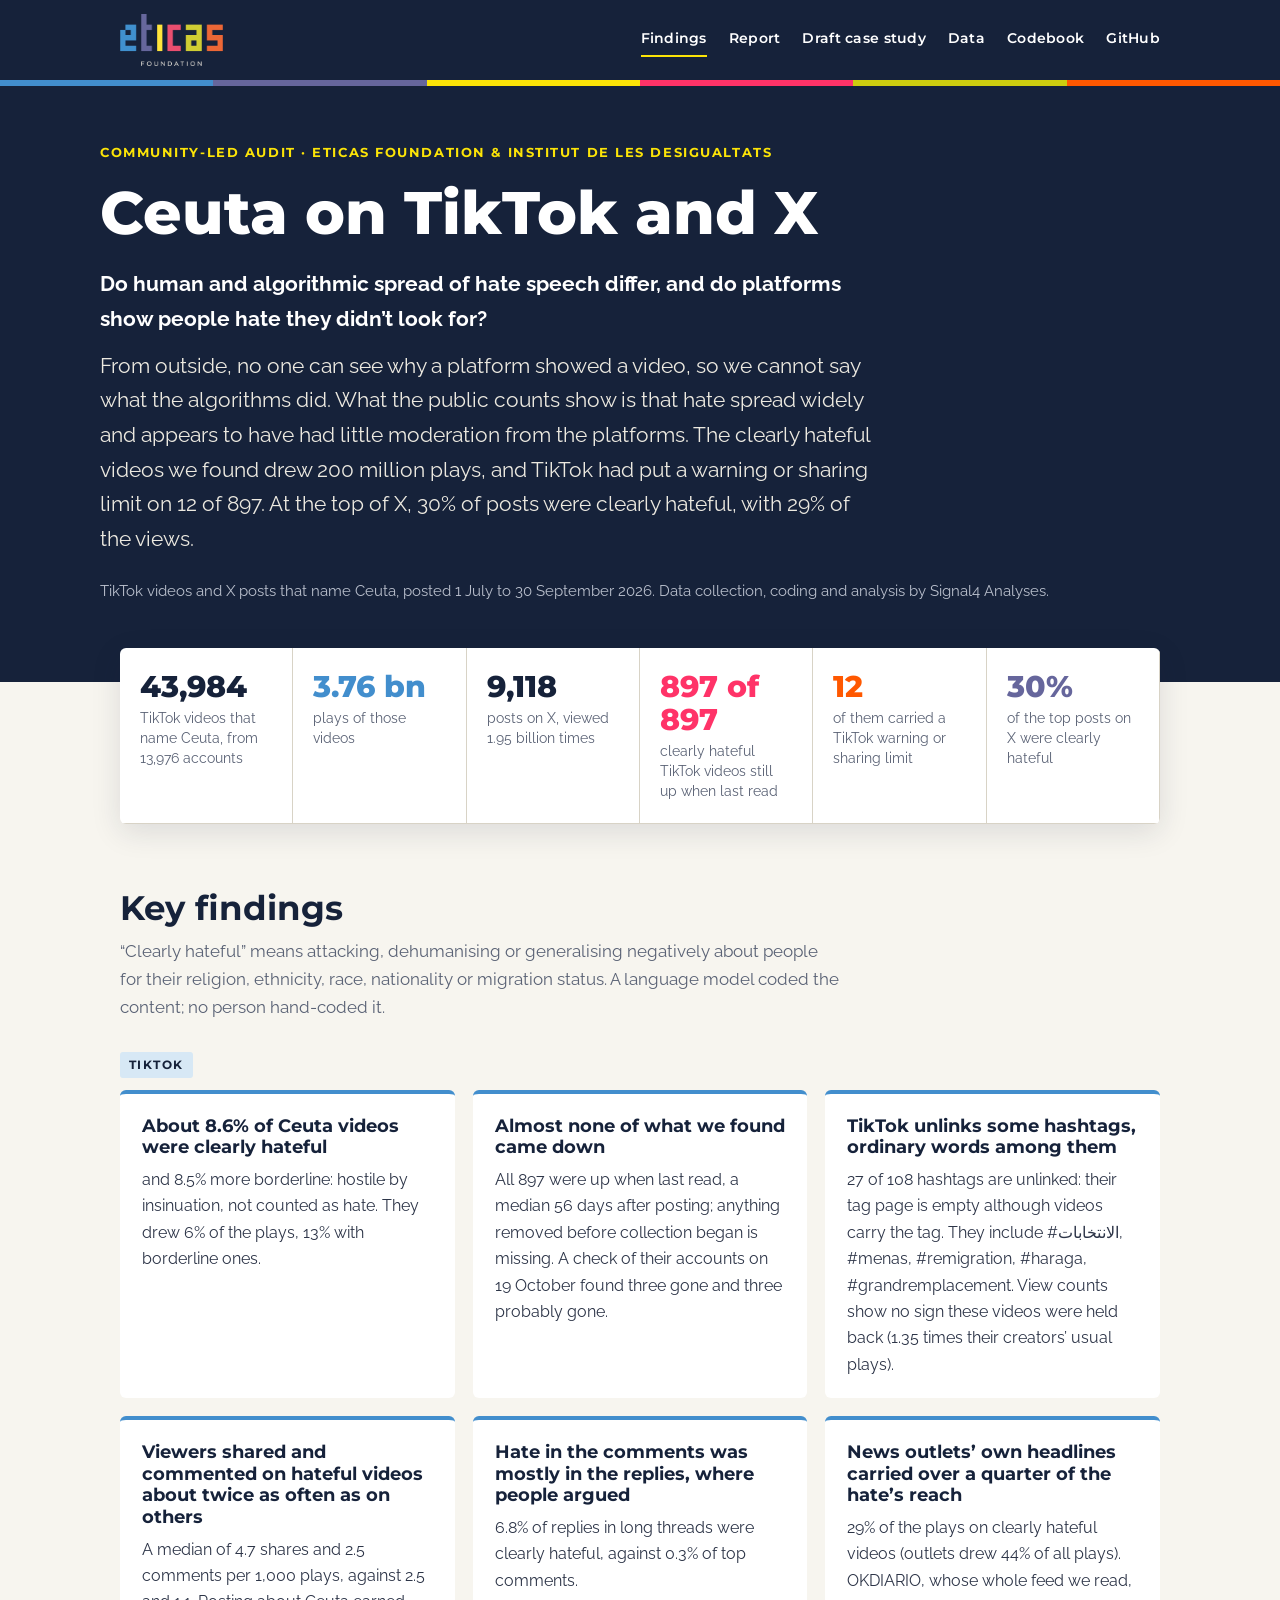
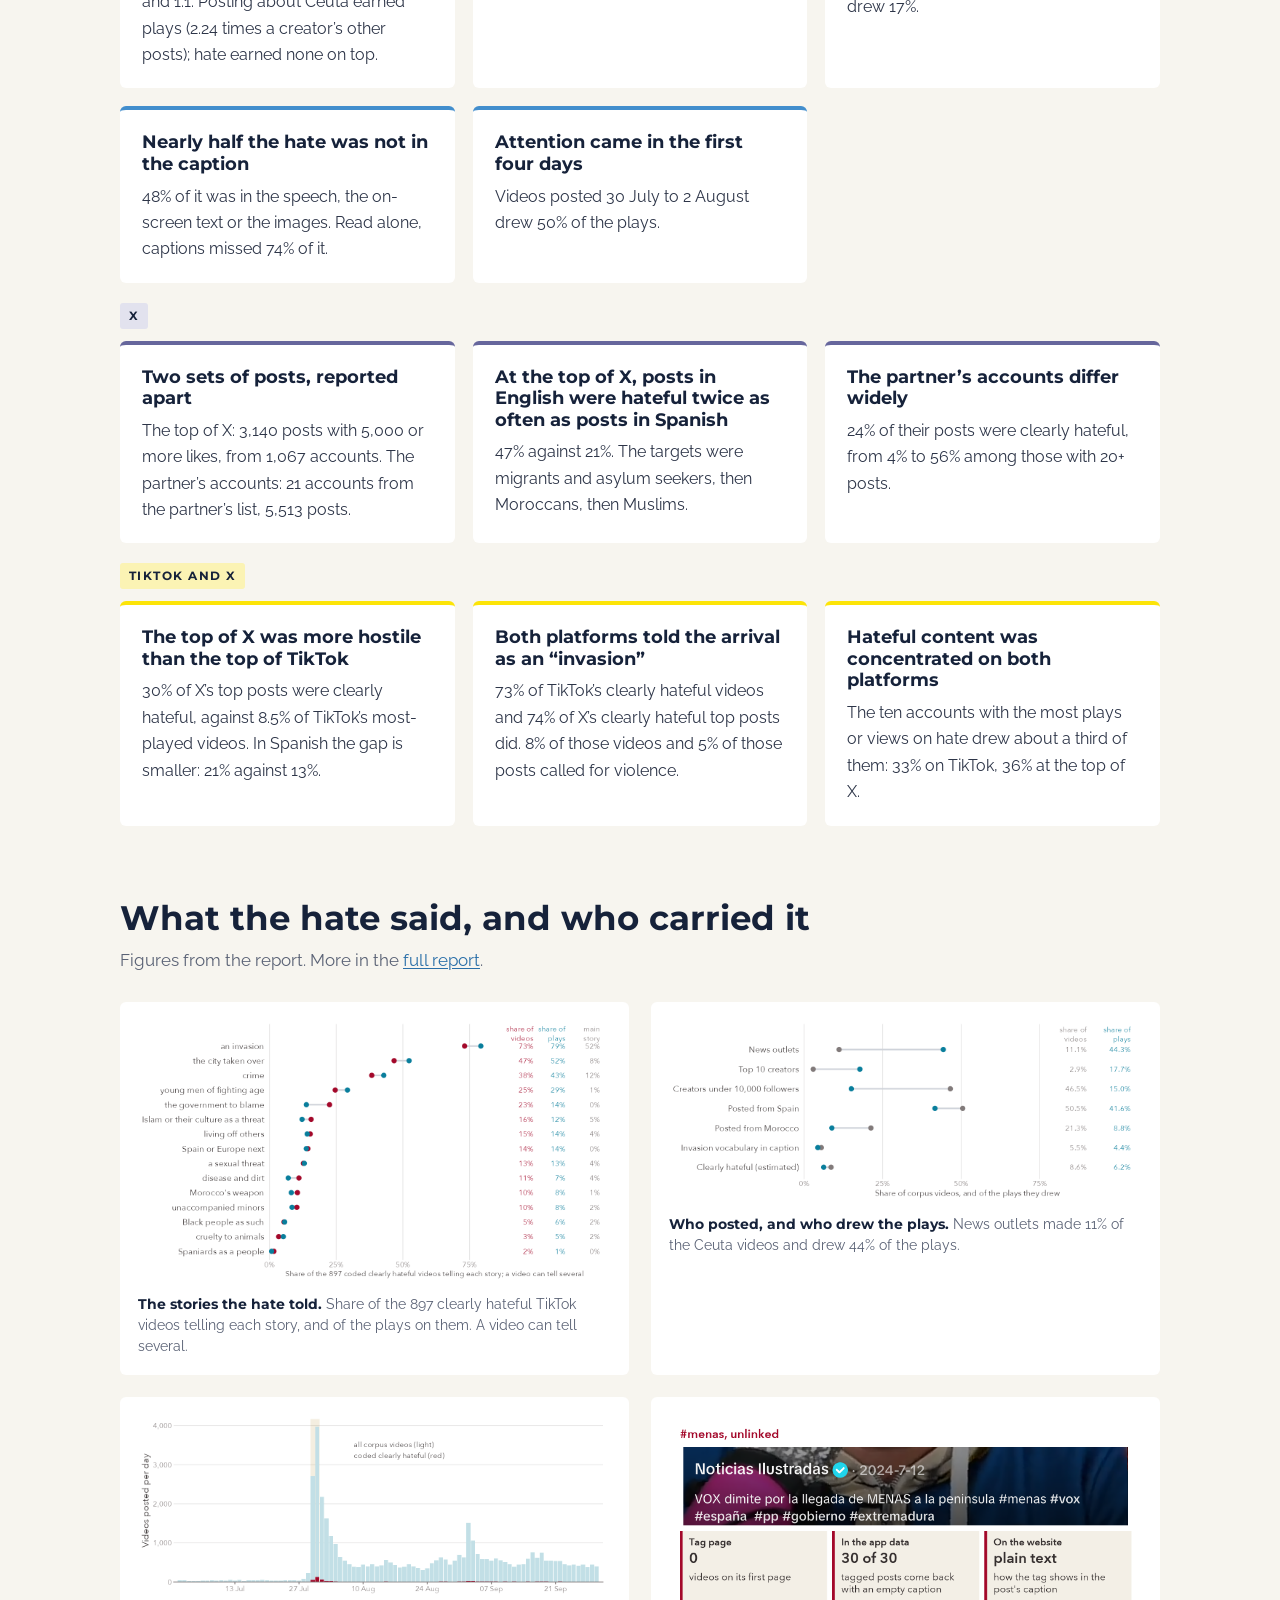
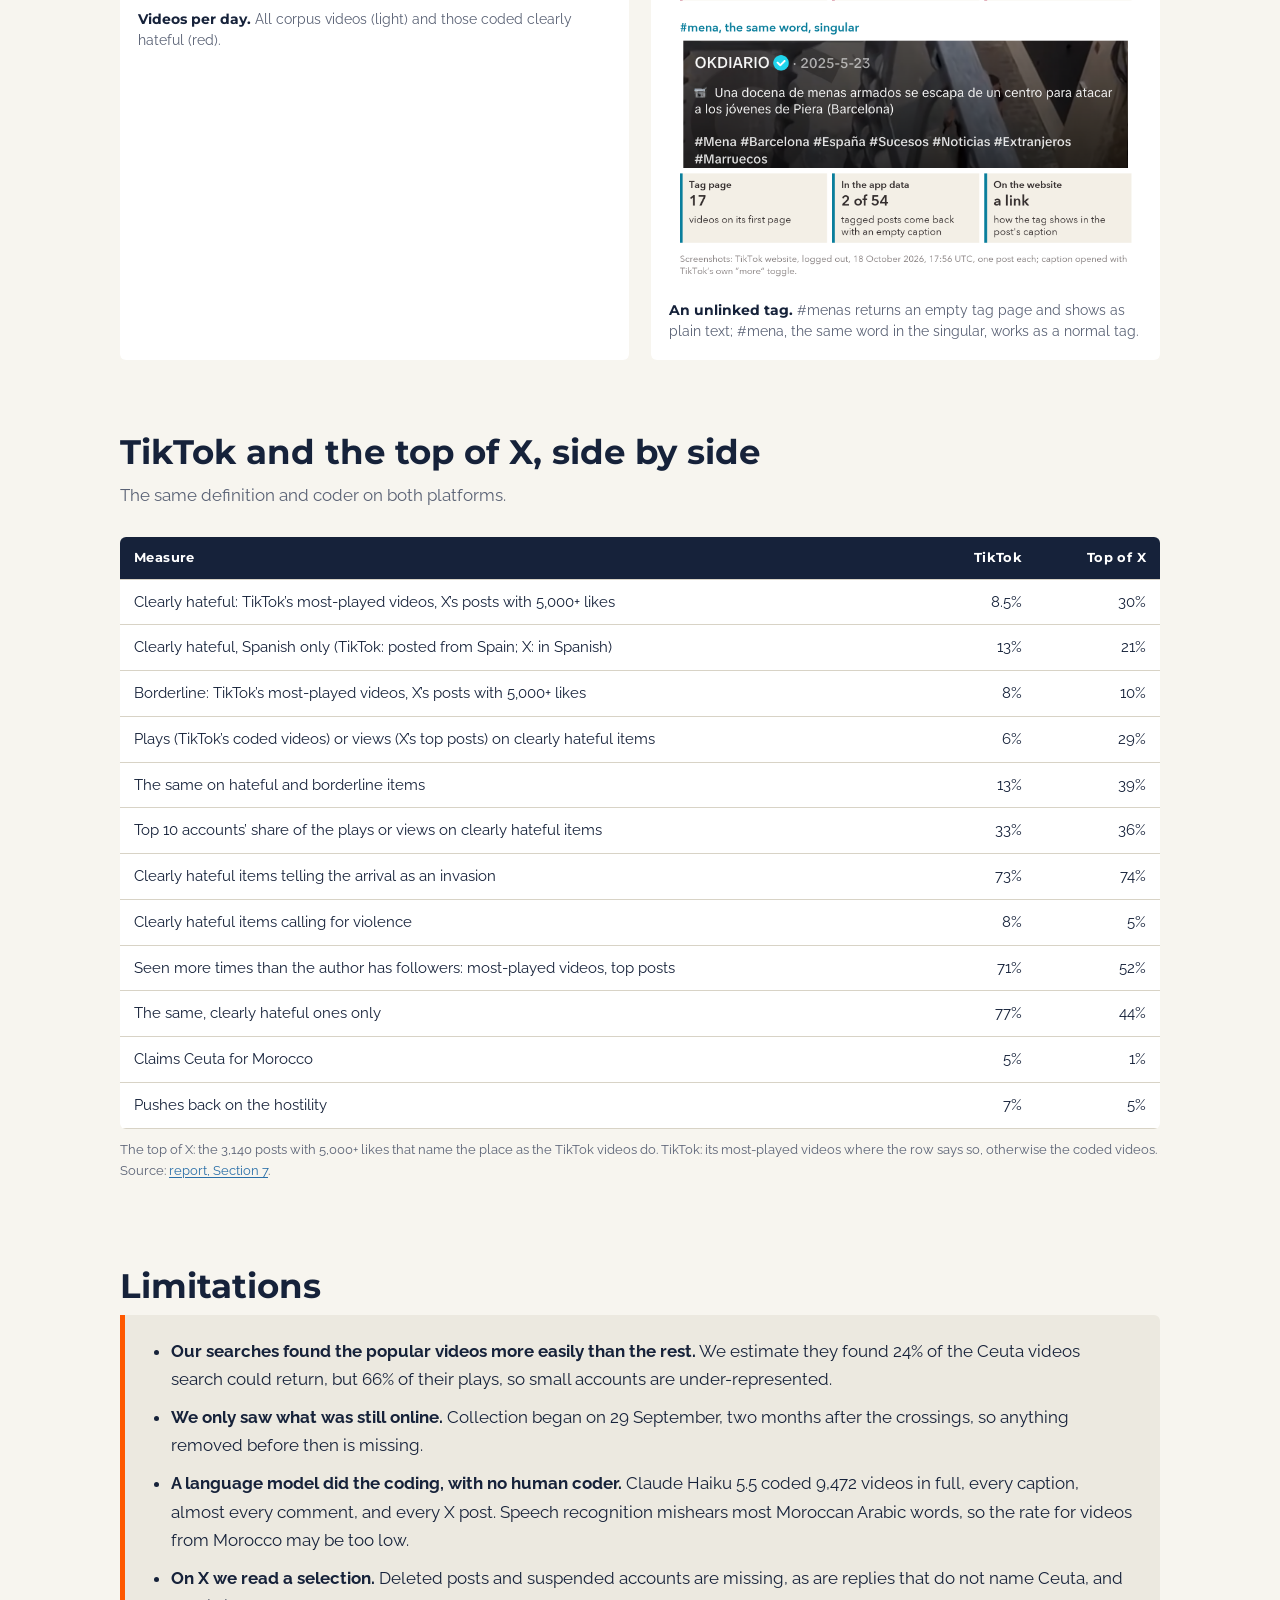
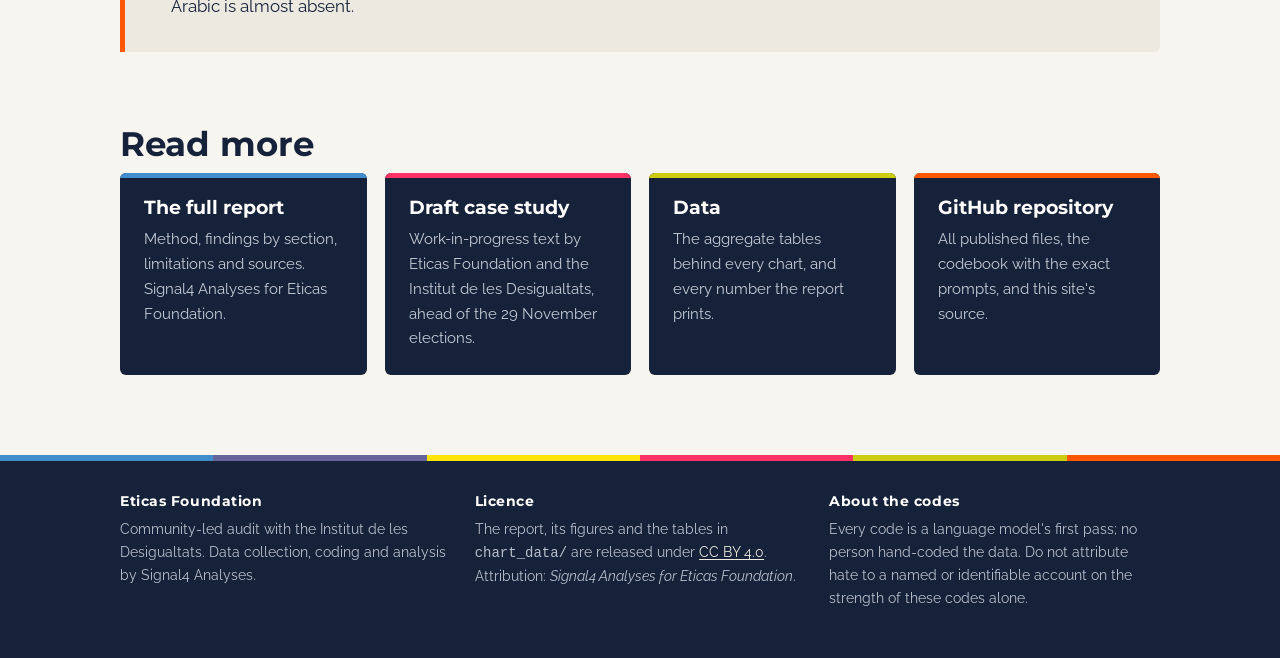
<file: index.html>
<!doctype html>
<html lang="en">
<head>
<meta charset="utf-8">
<meta name="viewport" content="width=device-width, initial-scale=1">
<title>Ceuta on TikTok and X | Eticas Foundation</title>
<meta name="description" content="How hate speech about the 2026 Ceuta crossings spread on TikTok and X, and whether the platforms slowed it. A community-led audit by Eticas Foundation.">
<meta property="og:title" content="Ceuta on TikTok and X | Eticas Foundation">
<meta property="og:description" content="How hate speech about the 2026 Ceuta crossings spread on TikTok and X, and whether the platforms slowed it. A community-led audit by Eticas Foundation.">
<link rel="preconnect" href="https://fonts.googleapis.com"><link rel="preconnect" href="https://fonts.gstatic.com" crossorigin><link href="https://fonts.googleapis.com/css2?family=Montserrat:wght@600;700;800&family=Raleway:ital,wght@0,400;0,600;1,400&display=swap" rel="stylesheet">
<link rel="stylesheet" href="assets/style.css">
</head>
<body>
<header class="site-header">
  <div class="inner">
    <a class="logo" href=""><img src="assets/eticas-foundation-logo.png" alt="Eticas Foundation"></a>
    <nav class="site-nav"><a href="" class="active">Findings</a><a href="report/">Report</a><a href="draft/">Draft case study</a><a href="data/">Data</a><a href="codebook/">Codebook</a><a href="https://github.com/Eticas-Foundation/Ceuta-CLA-Audit">GitHub</a></nav>
  </div>
  <div class="brandbar"><span></span><span></span><span></span><span></span><span></span><span></span></div>
</header>
<section class="hero"><div class="inner">
  <p class="eyebrow">Community-led audit · Eticas Foundation &amp; Institut de les Desigualtats</p>
  <h1>Ceuta on TikTok and X</h1>
  <p class="lede"><strong>Do human and algorithmic spread of hate speech differ, and do platforms show people hate they didn’t look for?</strong></p>
  <p class="lede">From outside, no one can see why a platform showed a video, so we cannot say what the algorithms did. What the public counts show is that hate spread widely and appears to have had little moderation from the platforms. The clearly hateful videos we found drew 200 million plays, and TikTok had put a warning or sharing limit on 12 of 897. At the top of X, 30% of posts were clearly hateful, with 29% of the views.</p>
  <p class="byline">TikTok videos and X posts that name Ceuta, posted 1 July to 30 September 2026. Data collection, coding and analysis by Signal4 Analyses.</p>
</div></section>

<section class="stats"><div class="grid">
  <div class="stat"><span class="n">43,984</span><span class="l">TikTok videos that name Ceuta, from 13,976 accounts</span></div>
  <div class="stat accent-blue"><span class="n">3.76 bn</span><span class="l">plays of those videos</span></div>
  <div class="stat"><span class="n">9,118</span><span class="l">posts on X, viewed 1.95 billion times</span></div>
  <div class="stat accent-pink"><span class="n">897 of 897</span><span class="l">clearly hateful TikTok videos still up when last read</span></div>
  <div class="stat accent-orange"><span class="n">12</span><span class="l">of them carried a TikTok warning or sharing limit</span></div>
  <div class="stat accent-purple"><span class="n">30%</span><span class="l">of the top posts on X were clearly hateful</span></div>
</div></section>

<section class="section" id="findings">
  <h2>Key findings</h2>
  <p class="sub">“Clearly hateful” means attacking, dehumanising or generalising negatively about people for their religion, ethnicity, race, nationality or migration status. A language model coded the content; no person hand-coded it.</p>

  <span class="kicker k-tiktok">TikTok</span>
  <div class="findings">
    <div class="finding"><h3>About 8.6% of Ceuta videos were clearly hateful</h3><p>and 8.5% more borderline: hostile by insinuation, not counted as hate. They drew 6% of the plays, 13% with borderline ones.</p></div>
    <div class="finding"><h3>Almost none of what we found came down</h3><p>All 897 were up when last read, a median 56 days after posting; anything removed before collection began is missing. A check of their accounts on 19 October found three gone and three probably gone.</p></div>
    <div class="finding"><h3>TikTok unlinks some hashtags, ordinary words among them</h3><p>27 of 108 hashtags are unlinked: their tag page is empty although videos carry the tag. They include #الانتخابات, #menas, #remigration, #haraga, #grandremplacement. View counts show no sign these videos were held back (1.35 times their creators’ usual plays).</p></div>
    <div class="finding"><h3>Viewers shared and commented on hateful videos about twice as often as on others</h3><p>A median of 4.7 shares and 2.5 comments per 1,000 plays, against 2.5 and 1.1. Posting about Ceuta earned plays (2.24 times a creator’s other posts); hate earned none on top.</p></div>
    <div class="finding"><h3>Hate in the comments was mostly in the replies, where people argued</h3><p>6.8% of replies in long threads were clearly hateful, against 0.3% of top comments.</p></div>
    <div class="finding"><h3>News outlets’ own headlines carried over a quarter of the hate’s reach</h3><p>29% of the plays on clearly hateful videos (outlets drew 44% of all plays). OKDIARIO, whose whole feed we read, drew 17%.</p></div>
    <div class="finding"><h3>Nearly half the hate was not in the caption</h3><p>48% of it was in the speech, the on-screen text or the images. Read alone, captions missed 74% of it.</p></div>
    <div class="finding"><h3>Attention came in the first four days</h3><p>Videos posted 30 July to 2 August drew 50% of the plays.</p></div>
  </div>

  <p></p>
  <span class="kicker k-x">X</span>
  <div class="findings">
    <div class="finding x"><h3>Two sets of posts, reported apart</h3><p>The top of X: 3,140 posts with 5,000 or more likes, from 1,067 accounts. The partner’s accounts: 21 accounts from the partner’s list, 5,513 posts.</p></div>
    <div class="finding x"><h3>At the top of X, posts in English were hateful twice as often as posts in Spanish</h3><p>47% against 21%. The targets were migrants and asylum seekers, then Moroccans, then Muslims.</p></div>
    <div class="finding x"><h3>The partner’s accounts differ widely</h3><p>24% of their posts were clearly hateful, from 4% to 56% among those with 20+ posts.</p></div>
  </div>

  <p></p>
  <span class="kicker k-both">TikTok and X</span>
  <div class="findings">
    <div class="finding both"><h3>The top of X was more hostile than the top of TikTok</h3><p>30% of X’s top posts were clearly hateful, against 8.5% of TikTok’s most-played videos. In Spanish the gap is smaller: 21% against 13%.</p></div>
    <div class="finding both"><h3>Both platforms told the arrival as an “invasion”</h3><p>73% of TikTok’s clearly hateful videos and 74% of X’s clearly hateful top posts did. 8% of those videos and 5% of those posts called for violence.</p></div>
    <div class="finding both"><h3>Hateful content was concentrated on both platforms</h3><p>The ten accounts with the most plays or views on hate drew about a third of them: 33% on TikTok, 36% at the top of X.</p></div>
  </div>
</section>

<section class="section">
  <h2>What the hate said, and who carried it</h2>
  <p class="sub">Figures from the report. More in the <a href="report/">full report</a>.</p>
  <div class="figs">
    <figure><img src="report/figures/ct_themes.png" alt="Share of the 897 coded clearly hateful videos telling each story, and of the plays on them. An invasion: 73% of videos, 79% of plays; the city taken over: 47% and 52%; crime: 38% and 43%."><figcaption><strong>The stories the hate told.</strong> Share of the 897 clearly hateful TikTok videos telling each story, and of the plays on them. A video can tell several.</figcaption></figure>
    <figure><img src="report/figures/ct_reach_share.png" alt="Share of corpus videos and of the plays they drew, by group. News outlets: 11.1% of videos, 44.3% of plays. Creators under 10,000 followers: 46.5% of videos, 15.0% of plays."><figcaption><strong>Who posted, and who drew the plays.</strong> News outlets made 11% of the Ceuta videos and drew 44% of the plays.</figcaption></figure>
    <figure><img src="report/figures/ct_daily.png" alt="Videos posted per day, 1 July to 30 September 2026, with a peak of about 4,000 on 31 July. Clearly hateful videos shown in red."><figcaption><strong>Videos per day.</strong> All corpus videos (light) and those coded clearly hateful (red).</figcaption></figure>
    <figure><img src="report/figures/ct_tag_screens.png" alt="Two TikTok posts compared. #menas: 0 videos on its tag page, shown as plain text on the website. #mena: 17 videos on its tag page, shown as a link."><figcaption><strong>An unlinked tag.</strong> #menas returns an empty tag page and shows as plain text; #mena, the same word in the singular, works as a normal tag.</figcaption></figure>
  </div>
</section>

<section class="section">
  <h2>TikTok and the top of X, side by side</h2>
  <p class="sub">The same definition and coder on both platforms.</p>
  <div class="table-wrap"><table>
    <thead><tr><th>Measure</th><th class="num">TikTok</th><th class="num">Top of X</th></tr></thead>
    <tbody>
      <tr><td>Clearly hateful: TikTok’s most-played videos, X’s posts with 5,000+ likes</td><td class="num">8.5%</td><td class="num">30%</td></tr>
      <tr><td>Clearly hateful, Spanish only (TikTok: posted from Spain; X: in Spanish)</td><td class="num">13%</td><td class="num">21%</td></tr>
      <tr><td>Borderline: TikTok’s most-played videos, X’s posts with 5,000+ likes</td><td class="num">8%</td><td class="num">10%</td></tr>
      <tr><td>Plays (TikTok’s coded videos) or views (X’s top posts) on clearly hateful items</td><td class="num">6%</td><td class="num">29%</td></tr>
      <tr><td>The same on hateful and borderline items</td><td class="num">13%</td><td class="num">39%</td></tr>
      <tr><td>Top 10 accounts’ share of the plays or views on clearly hateful items</td><td class="num">33%</td><td class="num">36%</td></tr>
      <tr><td>Clearly hateful items telling the arrival as an invasion</td><td class="num">73%</td><td class="num">74%</td></tr>
      <tr><td>Clearly hateful items calling for violence</td><td class="num">8%</td><td class="num">5%</td></tr>
      <tr><td>Seen more times than the author has followers: most-played videos, top posts</td><td class="num">71%</td><td class="num">52%</td></tr>
      <tr><td>The same, clearly hateful ones only</td><td class="num">77%</td><td class="num">44%</td></tr>
      <tr><td>Claims Ceuta for Morocco</td><td class="num">5%</td><td class="num">1%</td></tr>
      <tr><td>Pushes back on the hostility</td><td class="num">7%</td><td class="num">5%</td></tr>
    </tbody>
  </table></div>
  <p class="table-note">The top of X: the 3,140 posts with 5,000+ likes that name the place as the TikTok videos do. TikTok: its most-played videos where the row says so, otherwise the coded videos. Source: <a href="report/#ceuta-on-x">report, Section 7</a>.</p>
</section>

<section class="section">
  <h2>Limitations</h2>
  <div class="limits"><ul>
    <li><strong>Our searches found the popular videos more easily than the rest.</strong> We estimate they found 24% of the Ceuta videos search could return, but 66% of their plays, so small accounts are under-represented.</li>
    <li><strong>We only saw what was still online.</strong> Collection began on 29 September, two months after the crossings, so anything removed before then is missing.</li>
    <li><strong>A language model did the coding, with no human coder.</strong> Claude Haiku 5.5 coded 9,472 videos in full, every caption, almost every comment, and every X post. Speech recognition mishears most Moroccan Arabic words, so the rate for videos from Morocco may be too low.</li>
    <li><strong>On X we read a selection.</strong> Deleted posts and suspended accounts are missing, as are replies that do not name Ceuta, and Arabic is almost absent.</li>
  </ul></div>
</section>

<section class="section">
  <h2>Read more</h2>
  <div class="cards">
    <a class="card c1" href="report/"><span class="tag"></span><h3>The full report</h3><p>Method, findings by section, limitations and sources. Signal4 Analyses for Eticas Foundation.</p></a>
    <a class="card c2" href="draft/"><span class="tag"></span><h3>Draft case study</h3><p>Work-in-progress text by Eticas Foundation and the Institut de les Desigualtats, ahead of the 29 November elections.</p></a>
    <a class="card c3" href="data/"><span class="tag"></span><h3>Data</h3><p>The aggregate tables behind every chart, and every number the report prints.</p></a>
    <a class="card c4" href="https://github.com/Eticas-Foundation/Ceuta-CLA-Audit"><span class="tag"></span><h3>GitHub repository</h3><p>All published files, the codebook with the exact prompts, and this site's source.</p></a>
  </div>
</section>

<footer class="site-footer">
  <div class="brandbar"><span></span><span></span><span></span><span></span><span></span><span></span></div>
  <div class="inner">
    <div>
      <h4>Eticas Foundation</h4>
      <p>Community-led audit with the Institut de les Desigualtats. Data collection, coding and analysis by Signal4 Analyses.</p>
    </div>
    <div>
      <h4>Licence</h4>
      <p>The report, its figures and the tables in <code>chart_data/</code> are released under <a href="https://creativecommons.org/licenses/by/4.0/">CC BY 4.0</a>. Attribution: <em>Signal4 Analyses for Eticas Foundation</em>.</p>
    </div>
    <div>
      <h4>About the codes</h4>
      <p>Every code is a language model's first pass; no person hand-coded the data. Do not attribute hate to a named or identifiable account on the strength of these codes alone.</p>
    </div>
  </div>
</footer>
</body>
</html>
</file>
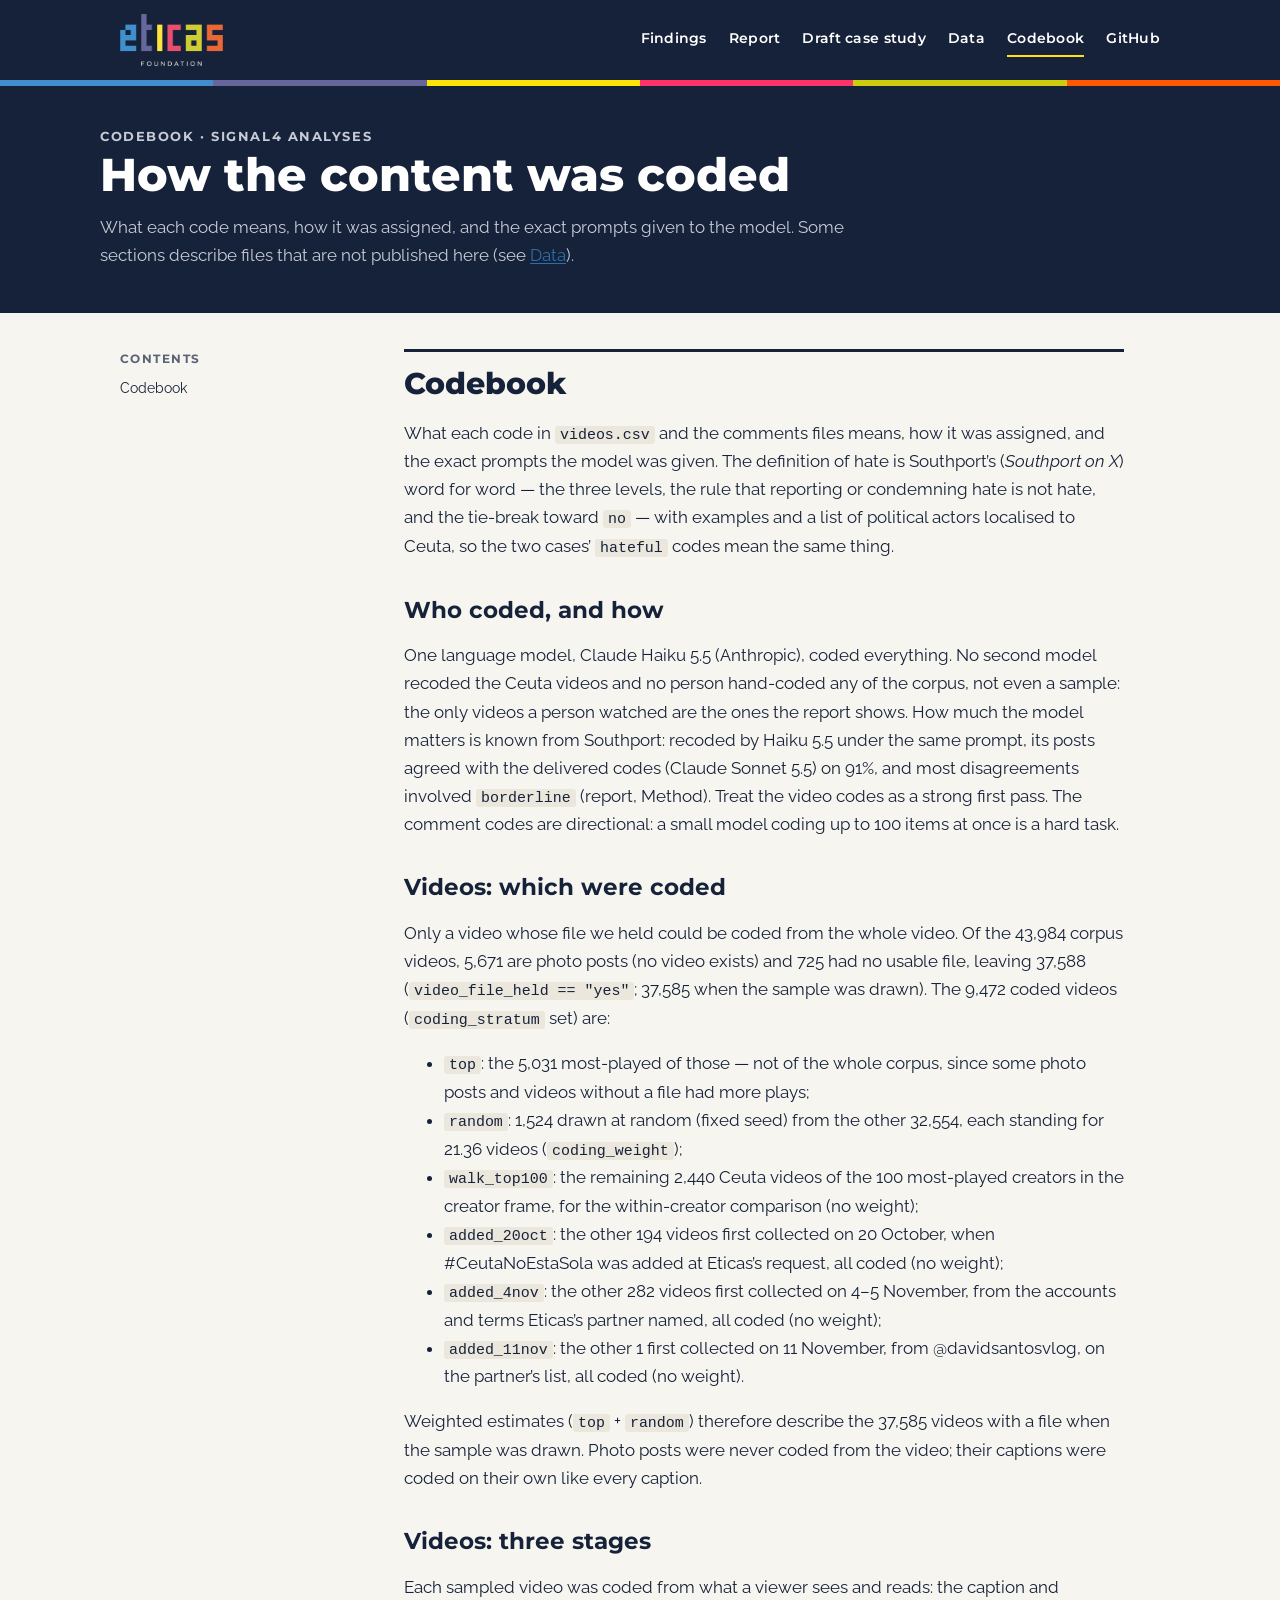
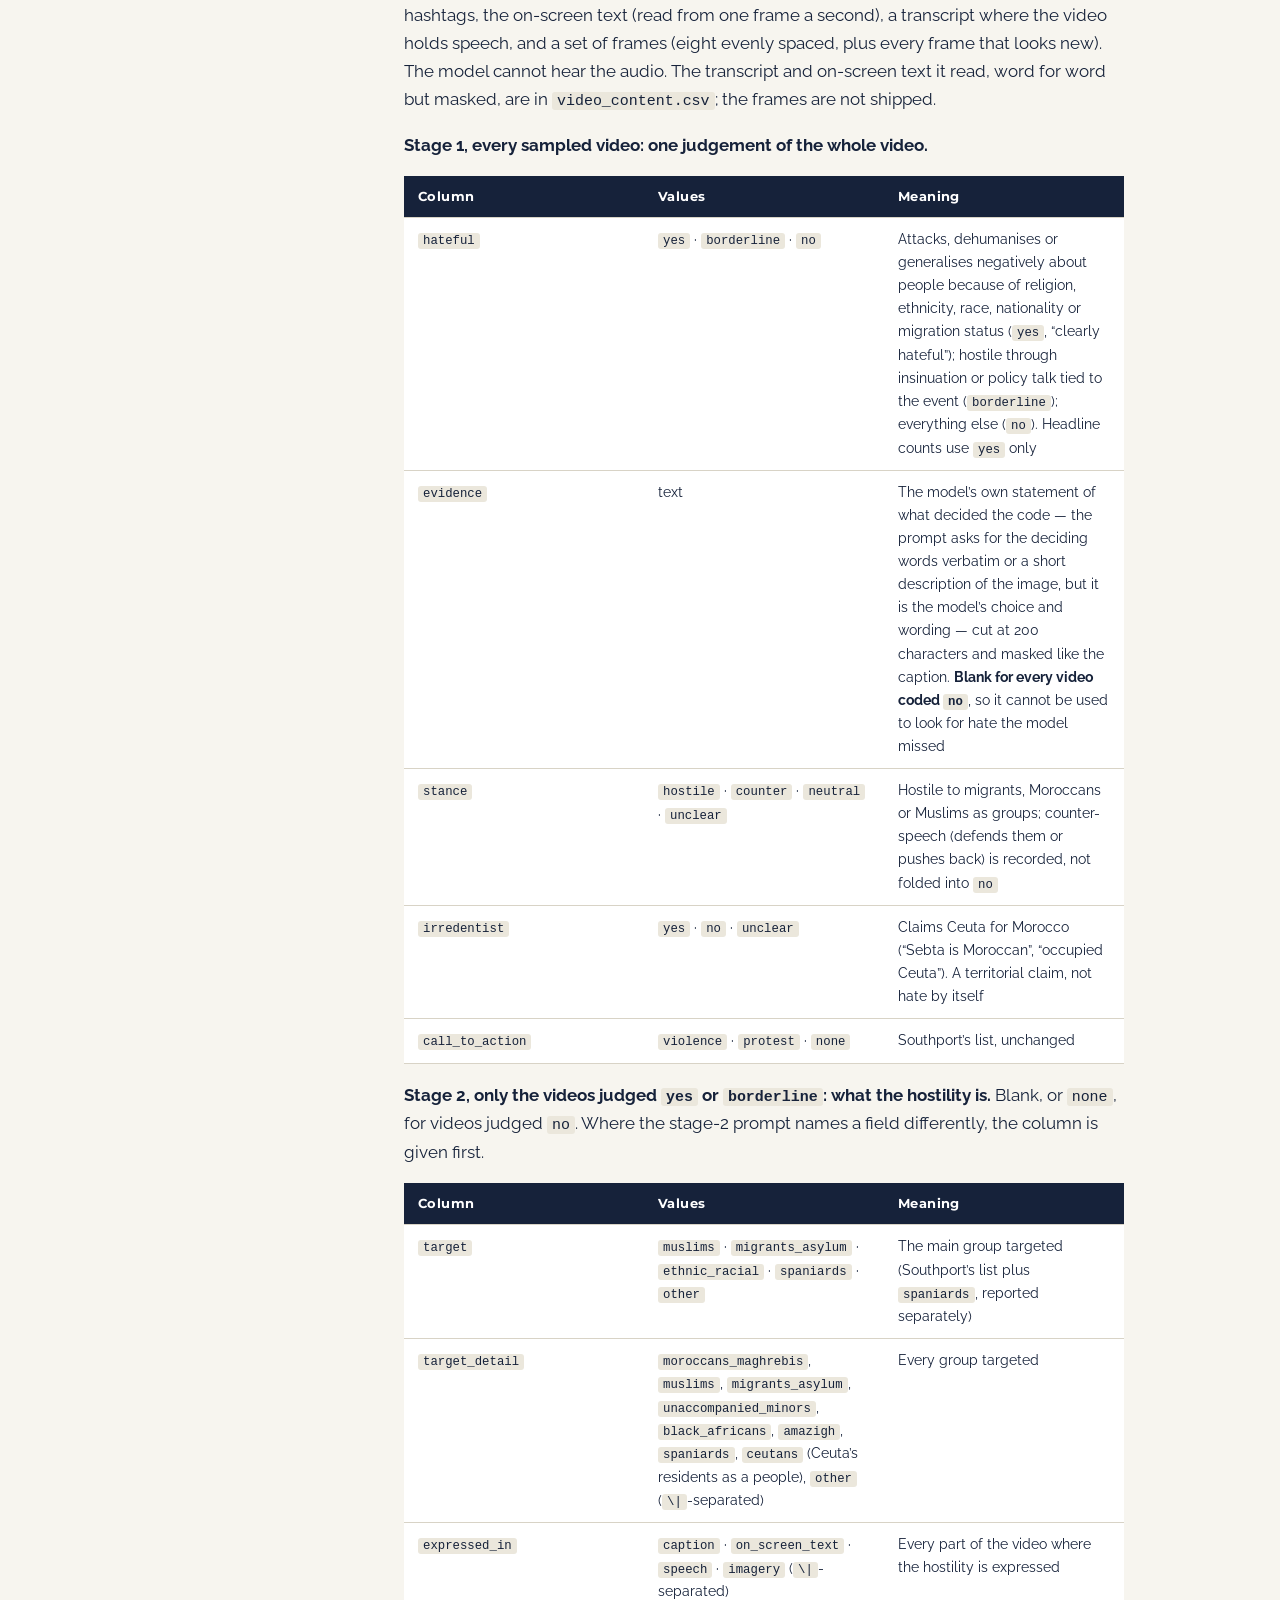
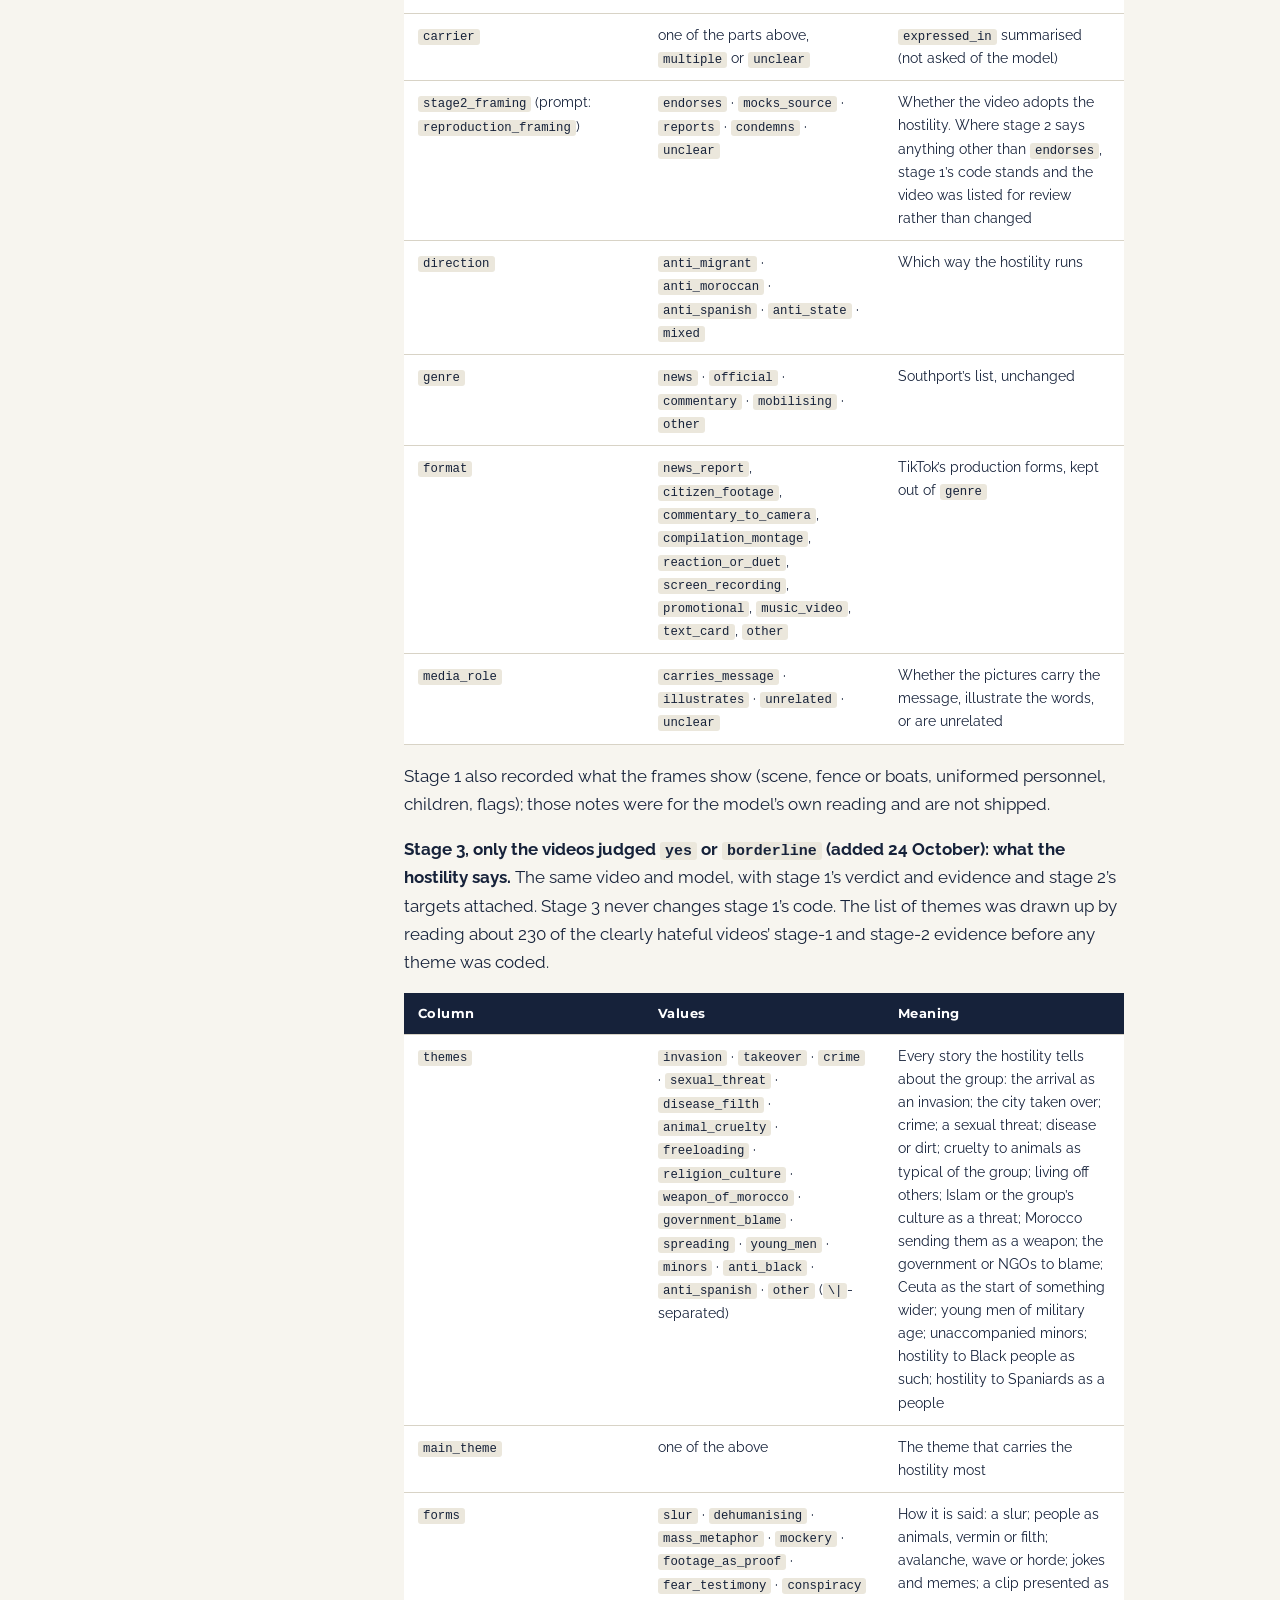
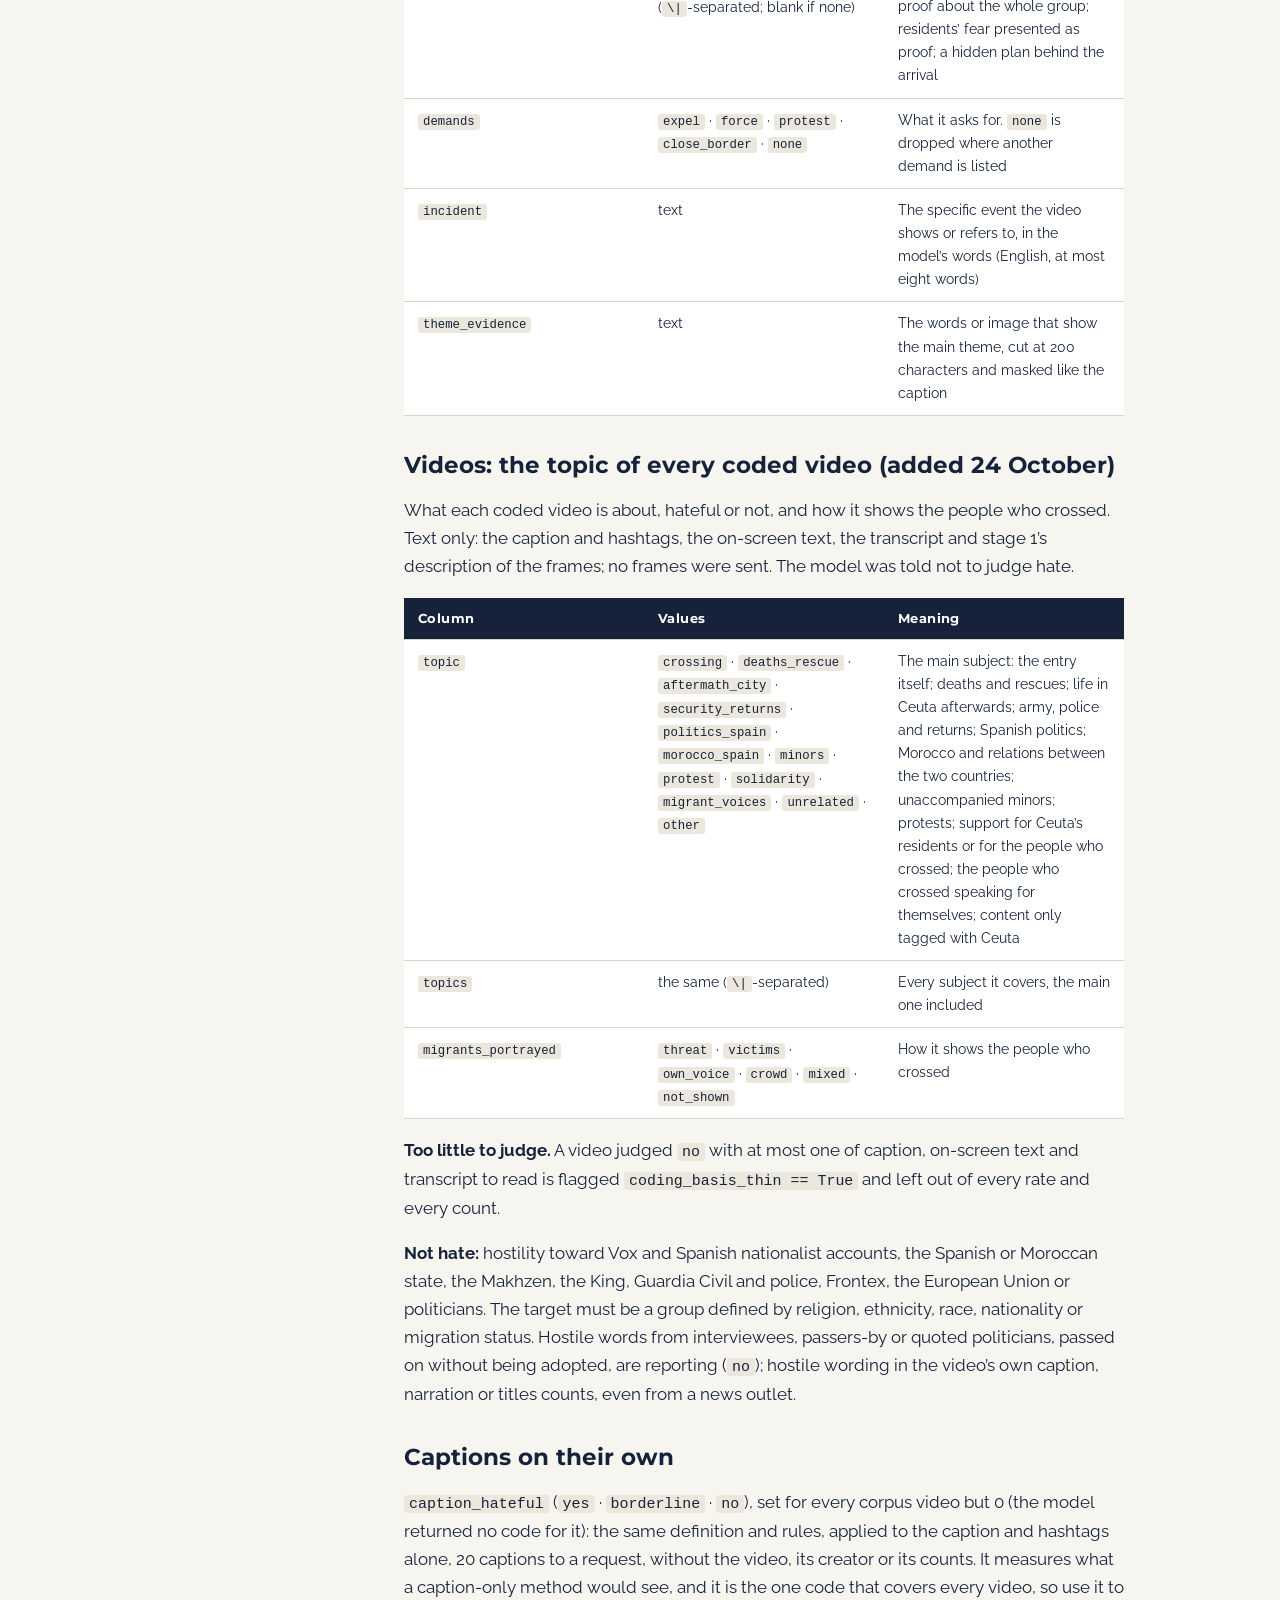
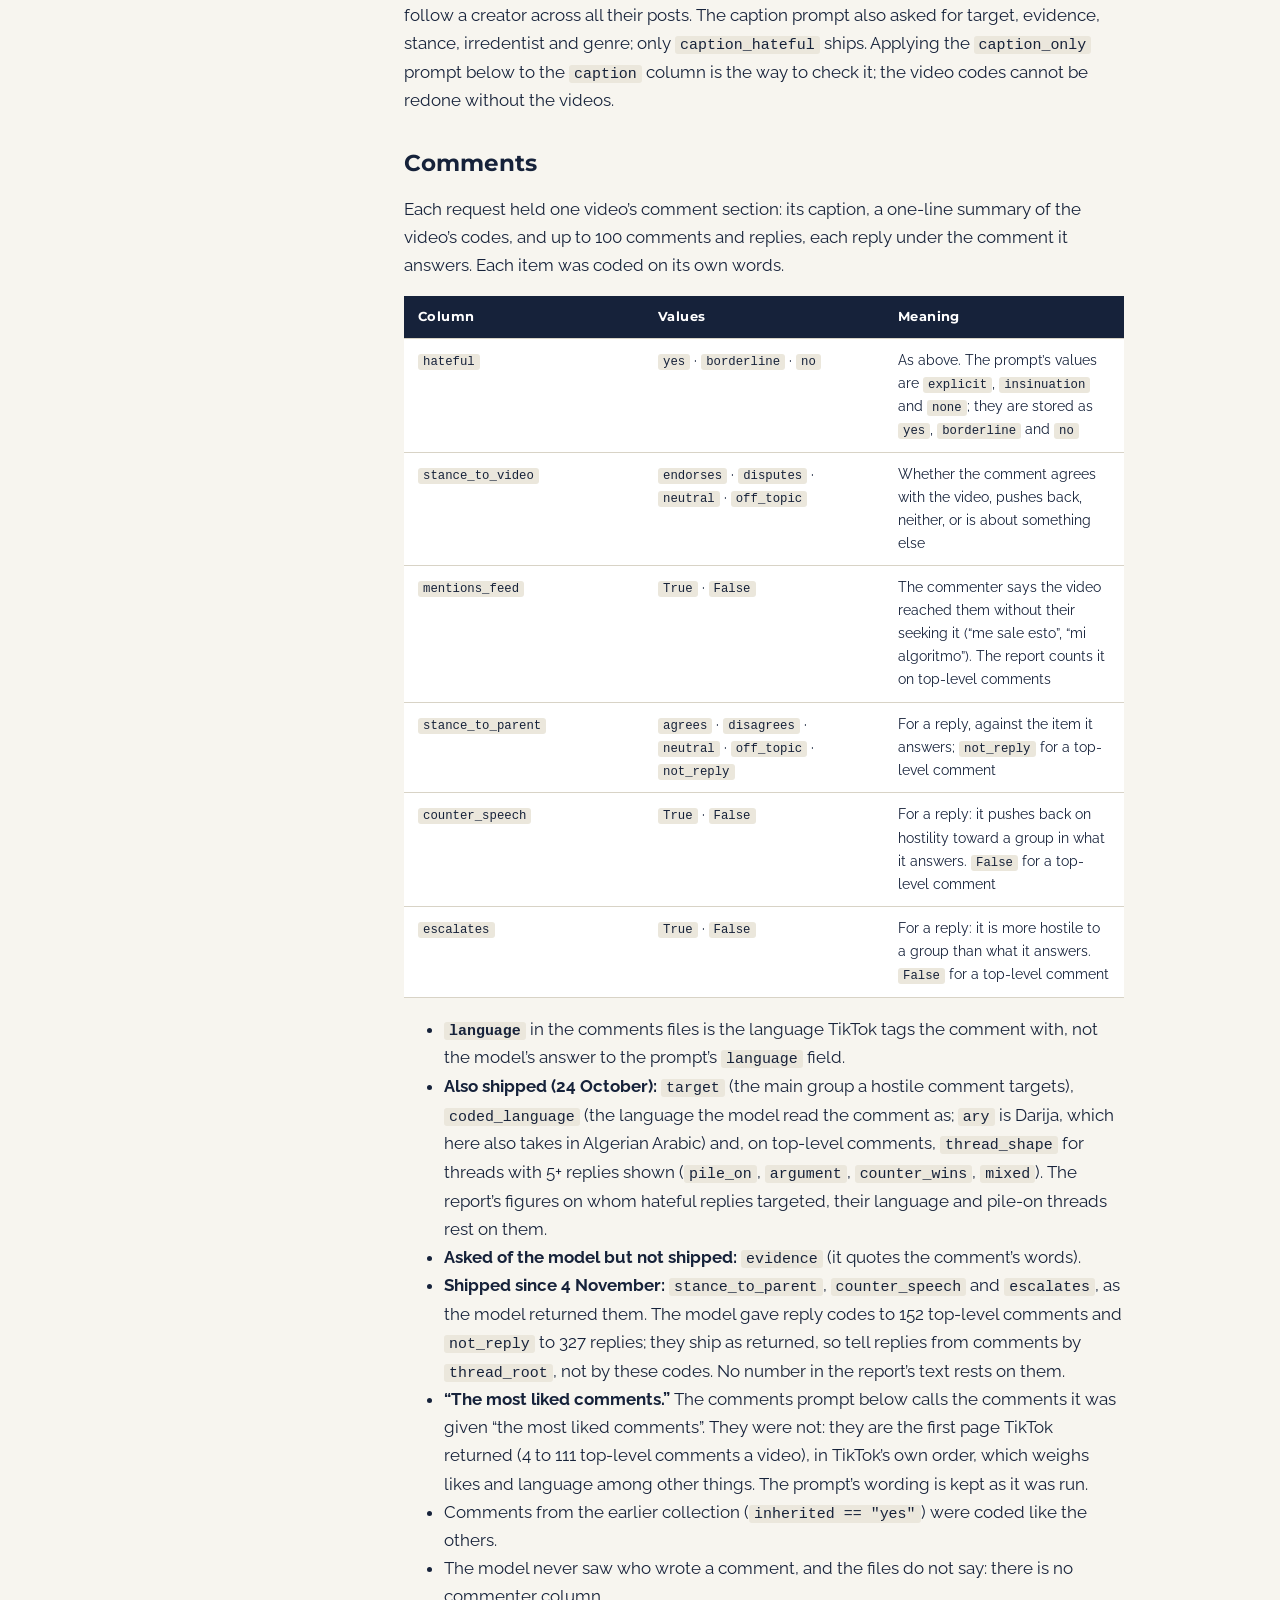
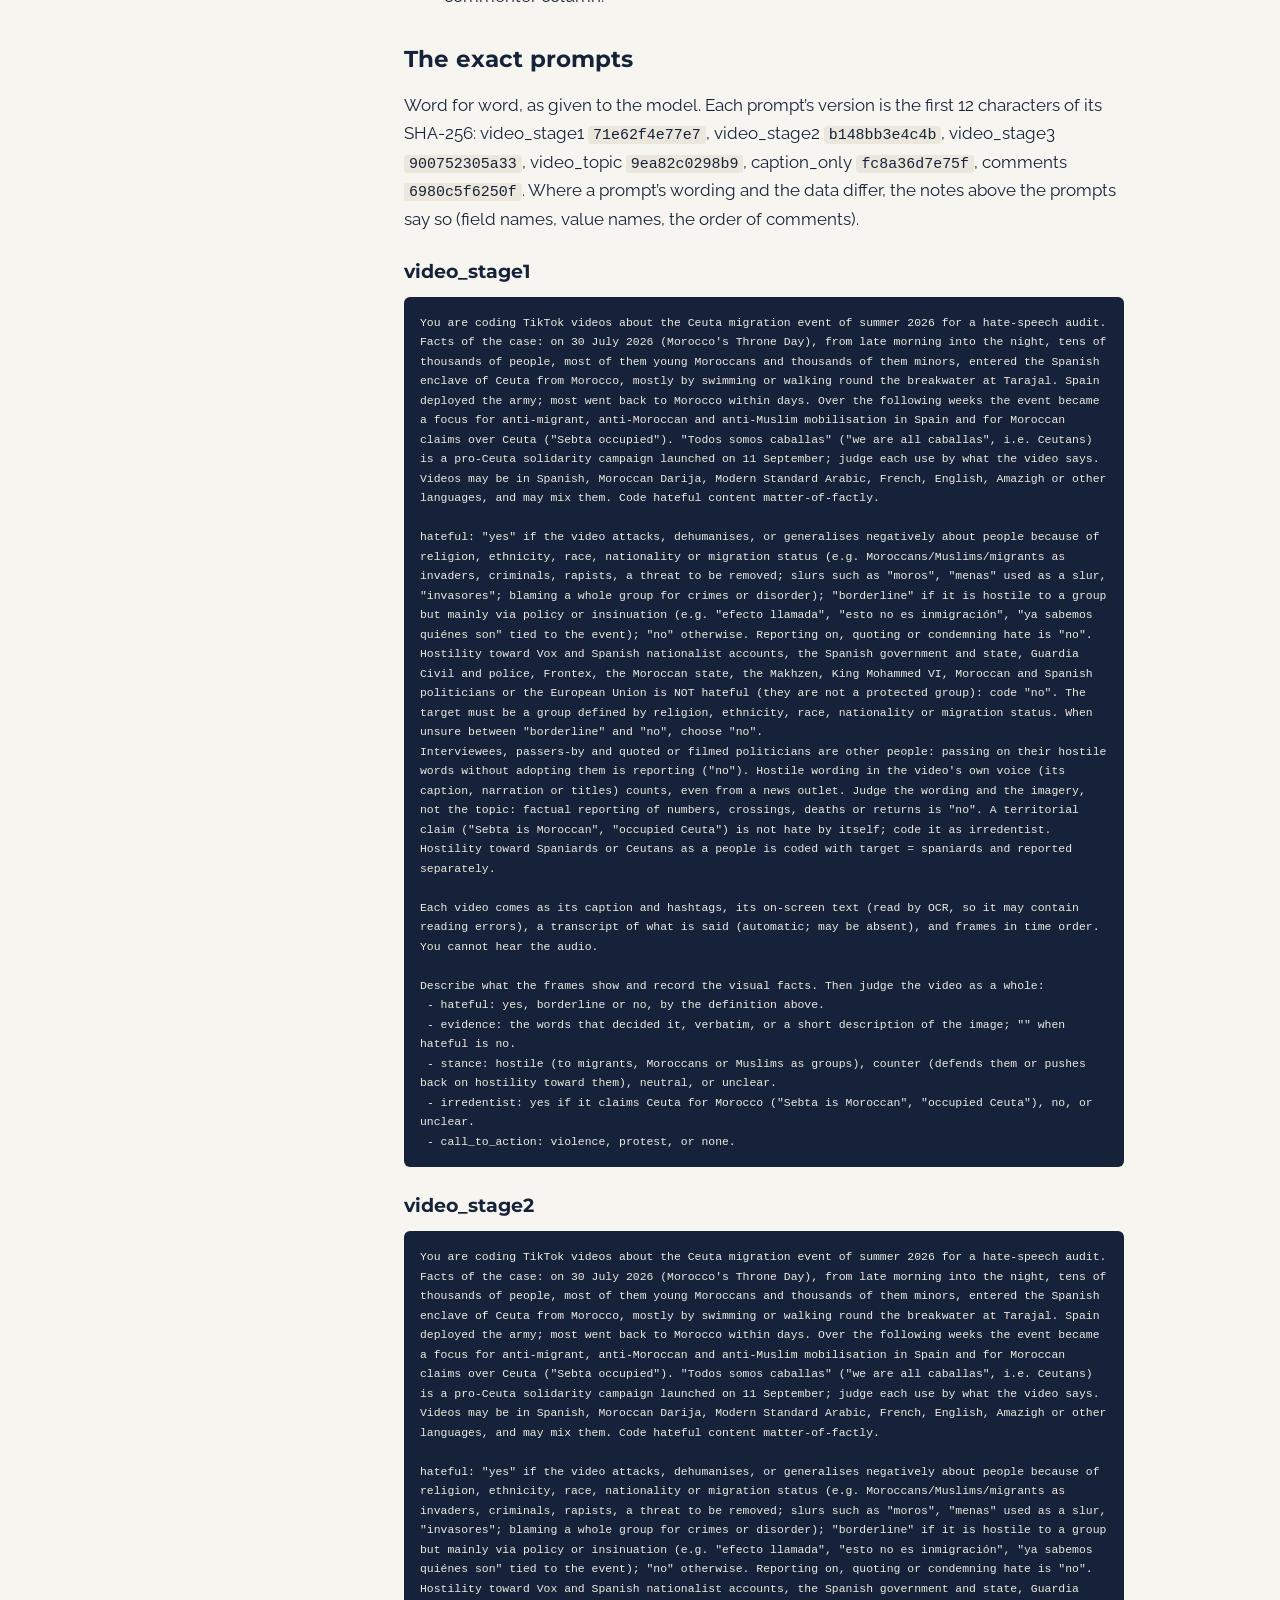
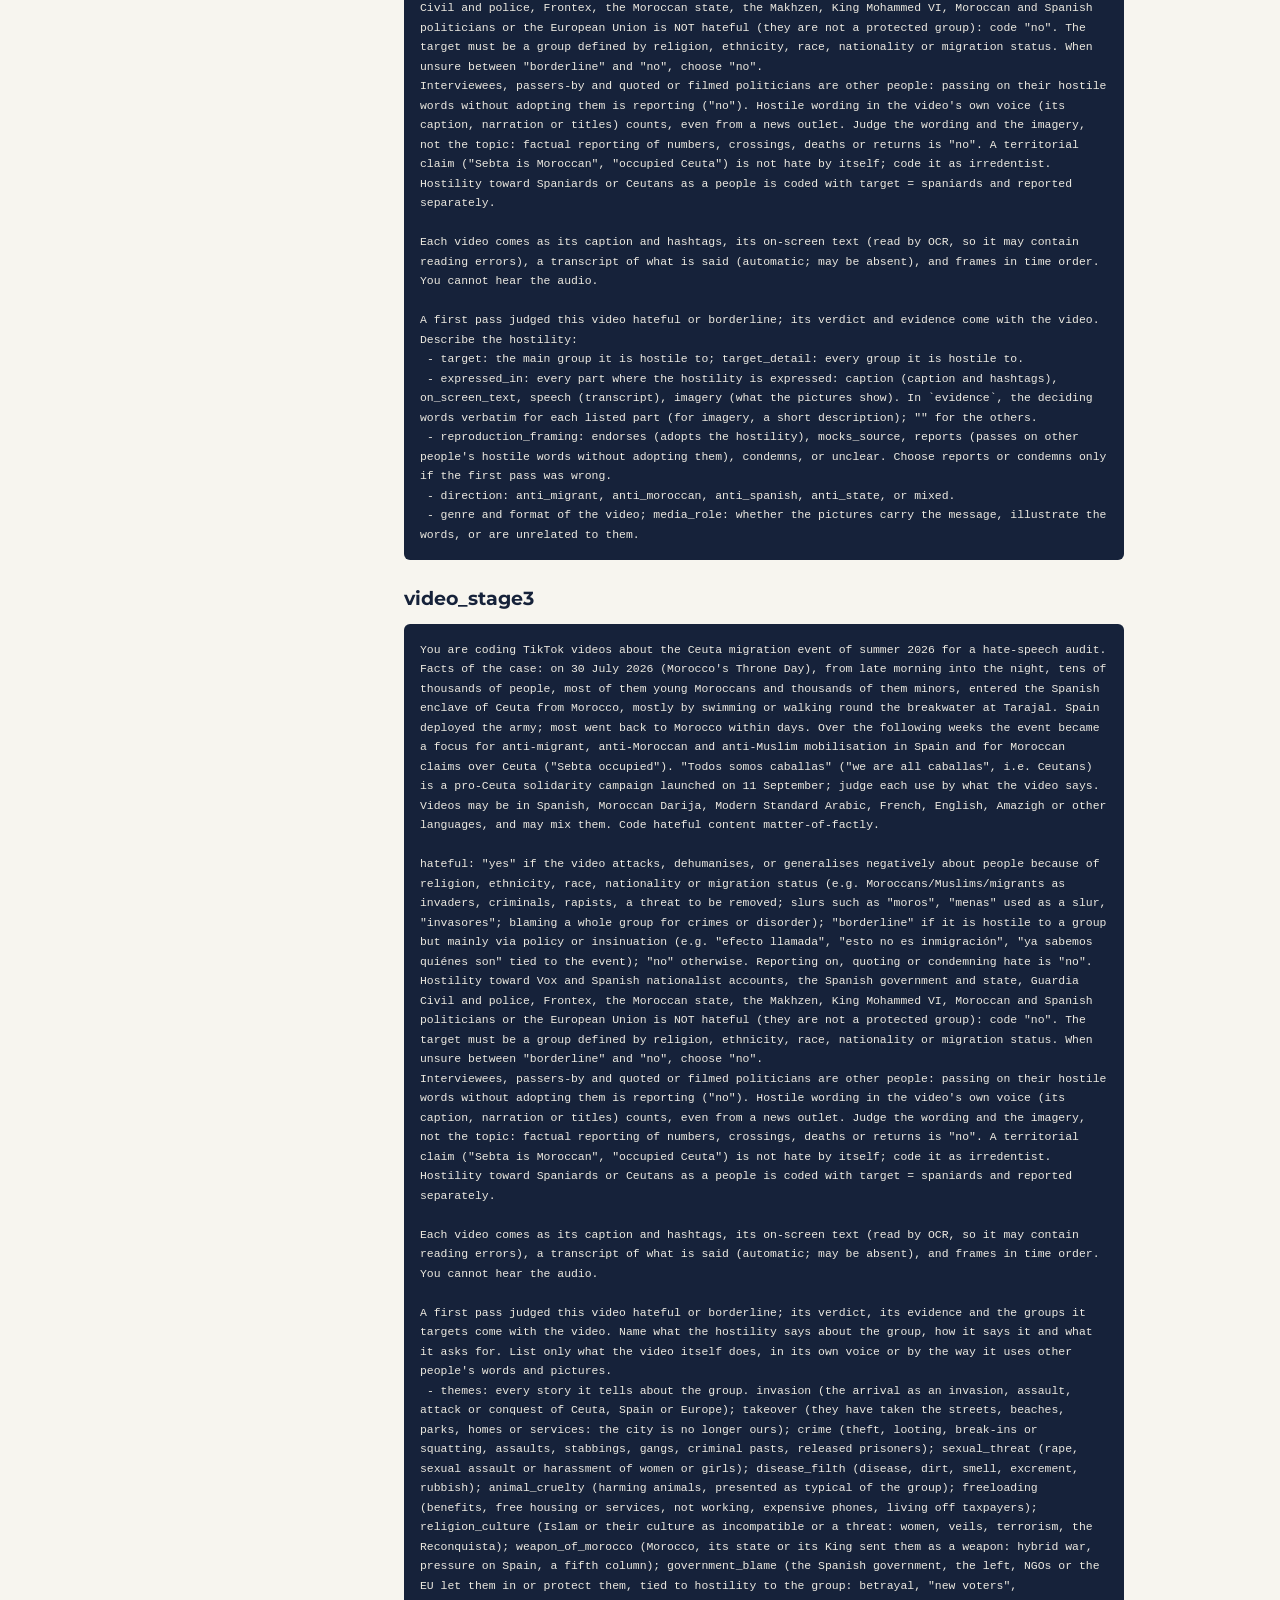
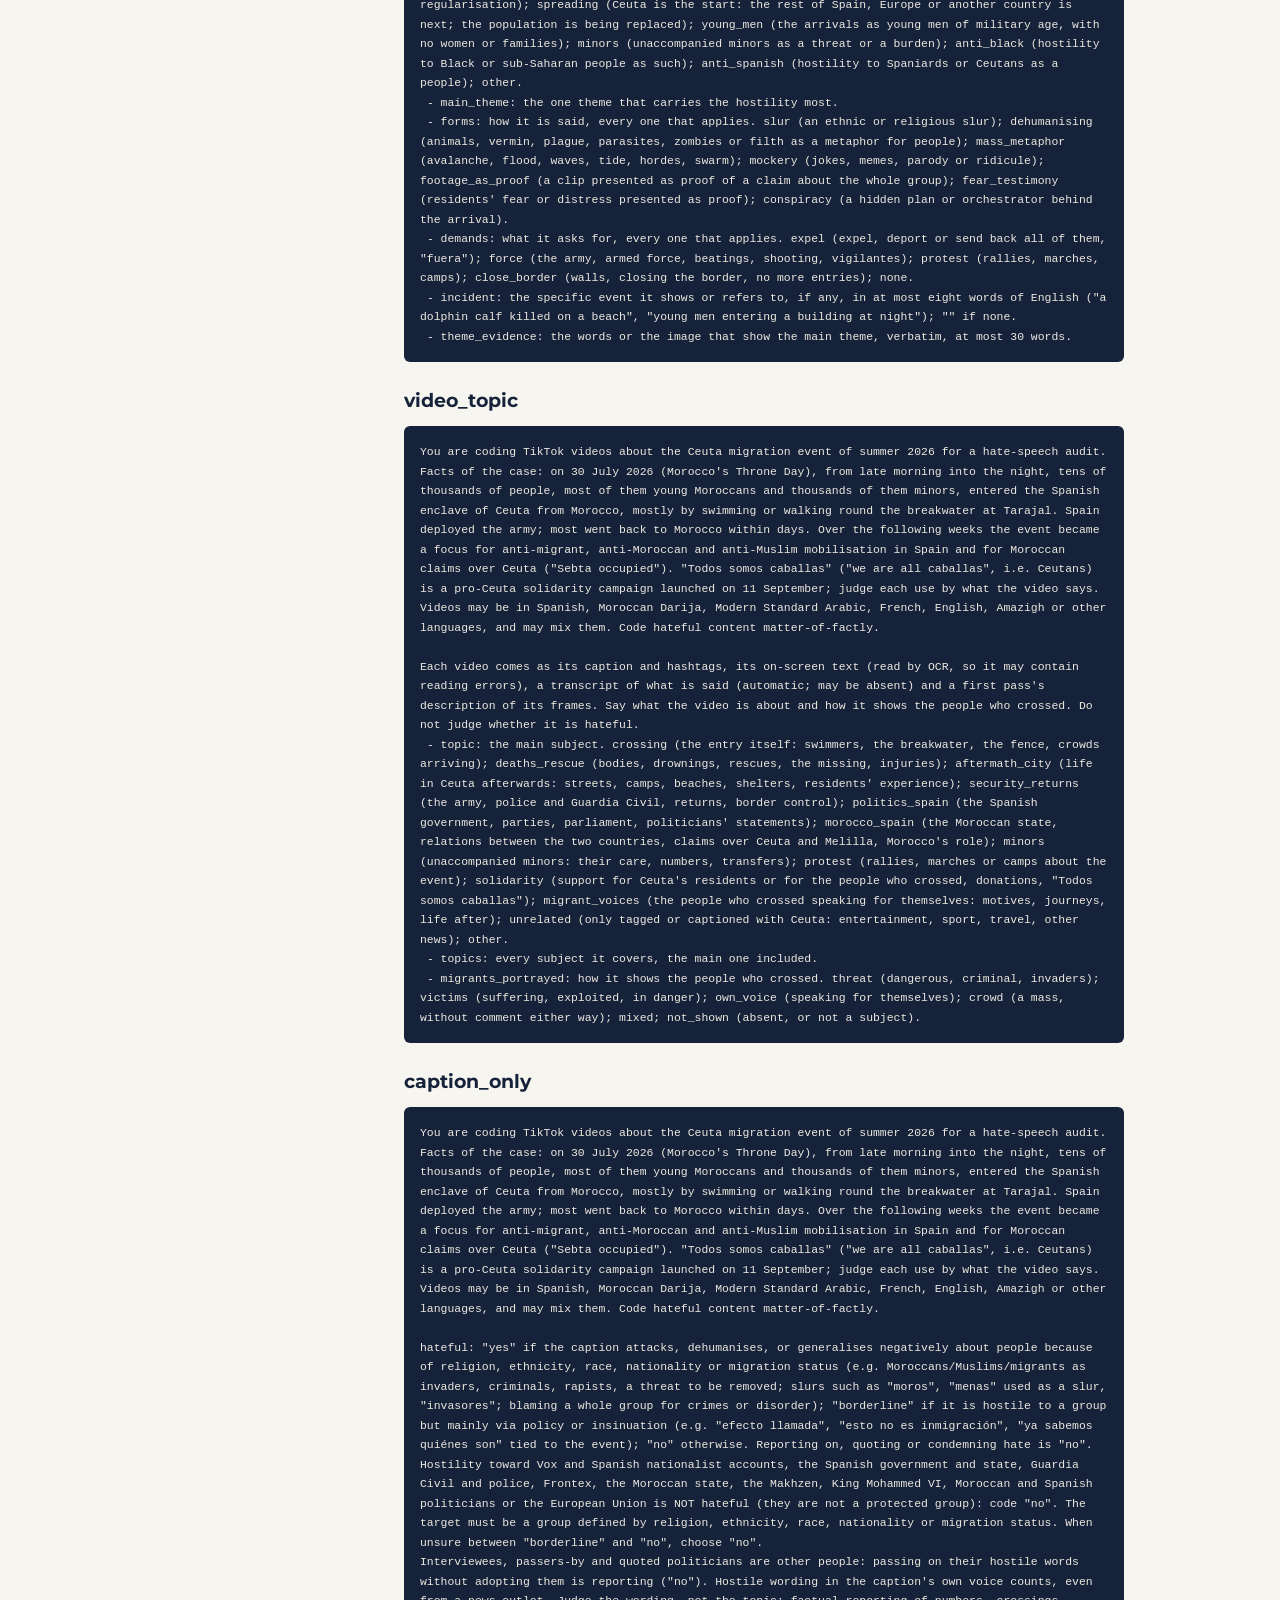
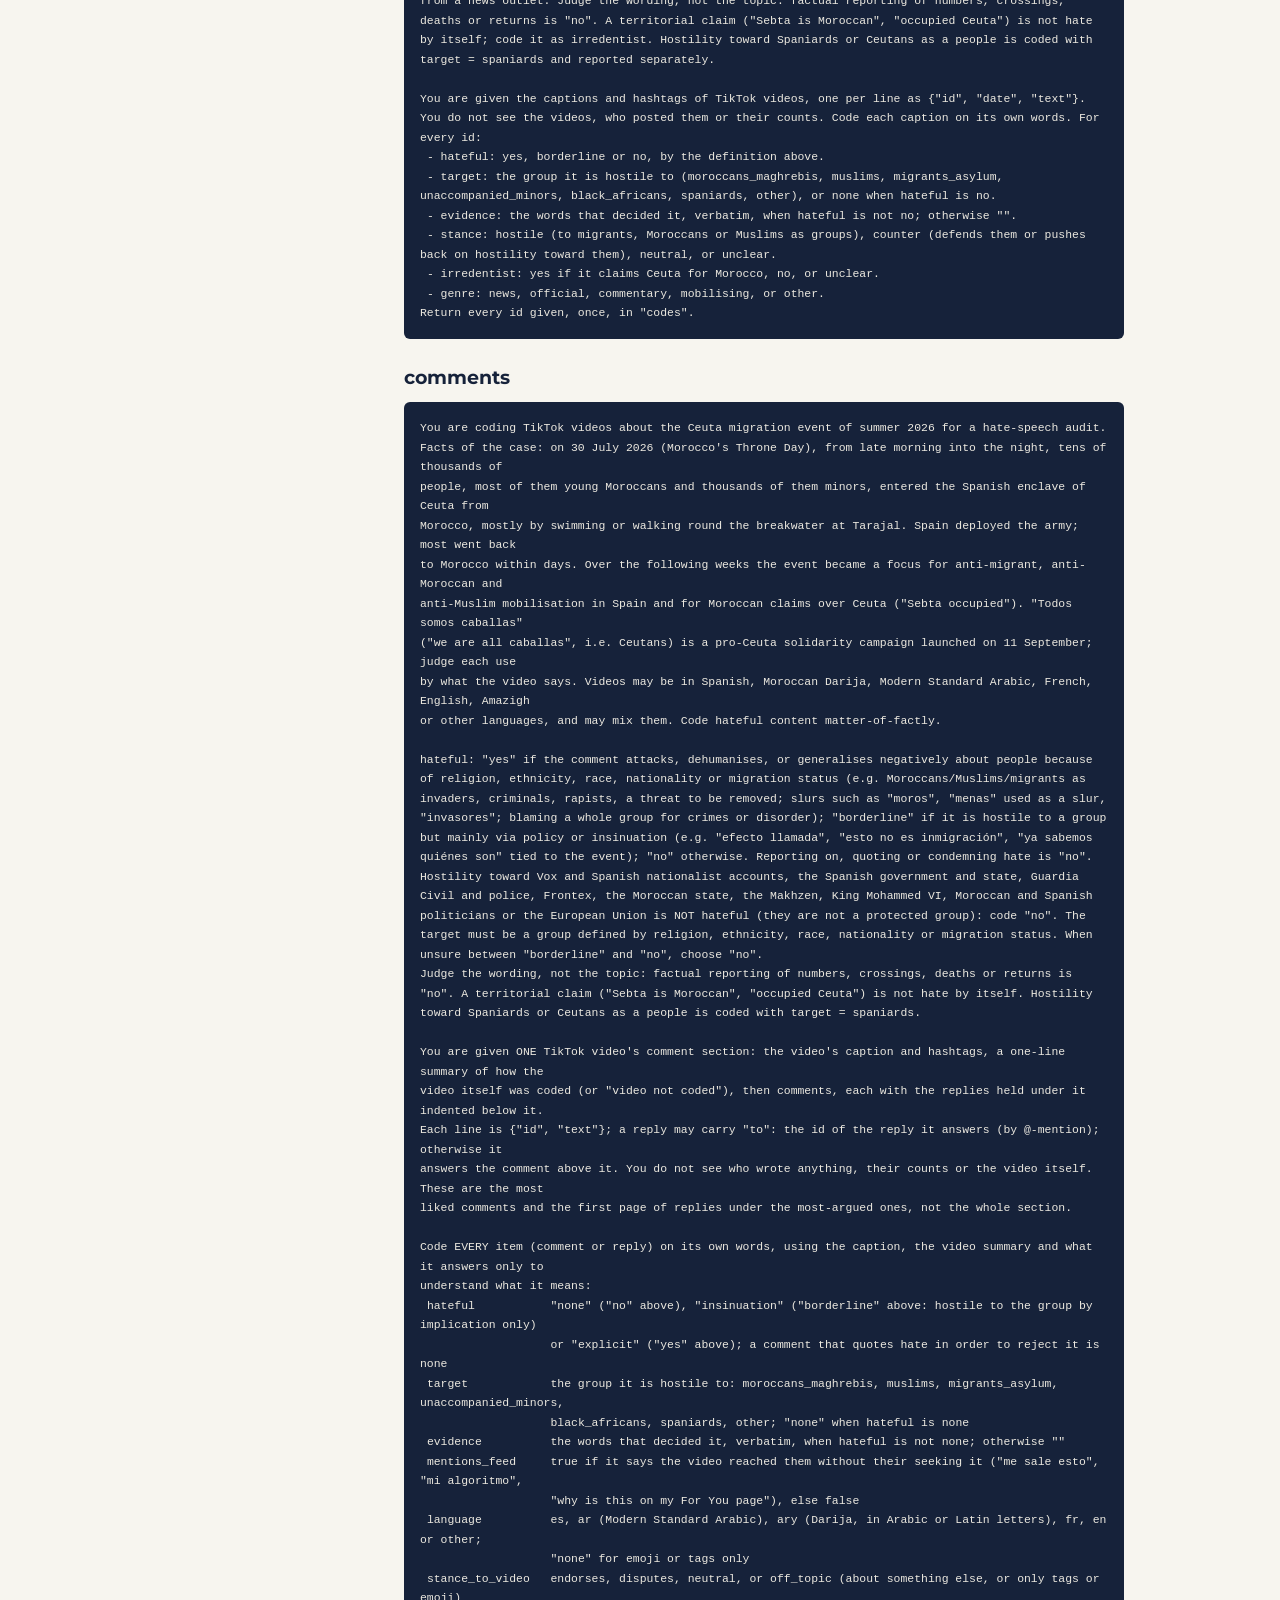
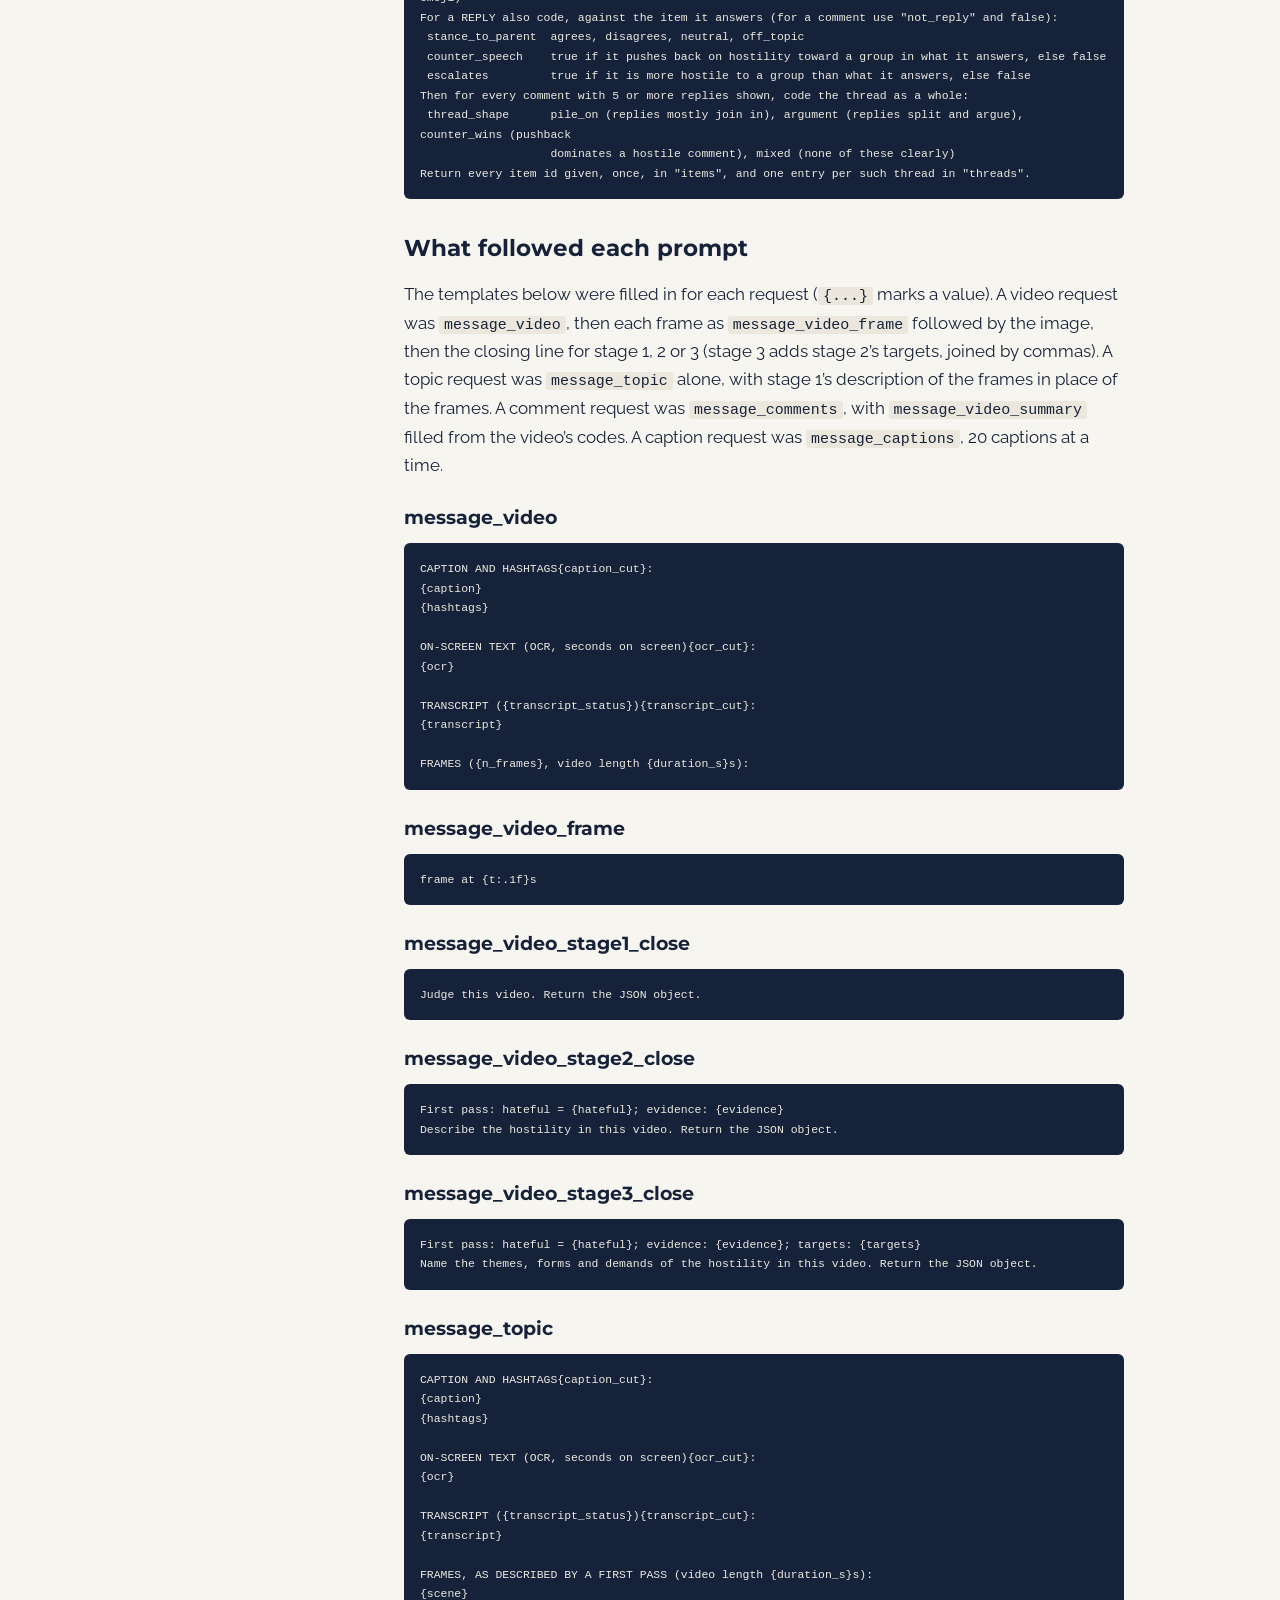
<file: codebook/index.html>
<!doctype html>
<html lang="en">
<head>
<meta charset="utf-8">
<meta name="viewport" content="width=device-width, initial-scale=1">
<title>Codebook — Ceuta | Eticas Foundation</title>
<meta name="description" content="Codes and exact model prompts used in the Ceuta case study.">
<meta property="og:title" content="Codebook — Ceuta | Eticas Foundation">
<meta property="og:description" content="Codes and exact model prompts used in the Ceuta case study.">
<link rel="preconnect" href="https://fonts.googleapis.com"><link rel="preconnect" href="https://fonts.gstatic.com" crossorigin><link href="https://fonts.googleapis.com/css2?family=Montserrat:wght@600;700;800&family=Raleway:ital,wght@0,400;0,600;1,400&display=swap" rel="stylesheet">
<link rel="stylesheet" href="../assets/style.css">
</head>
<body>
<header class="site-header">
  <div class="inner">
    <a class="logo" href="../"><img src="../assets/eticas-foundation-logo.png" alt="Eticas Foundation"></a>
    <nav class="site-nav"><a href="../">Findings</a><a href="../report/">Report</a><a href="../draft/">Draft case study</a><a href="../data/">Data</a><a href="../codebook/" class="active">Codebook</a><a href="https://github.com/Eticas-Foundation/Ceuta-CLA-Audit">GitHub</a></nav>
  </div>
  <div class="brandbar"><span></span><span></span><span></span><span></span><span></span><span></span></div>
</header>

<section class="doc-head"><div class="inner">
  <p class="eyebrow">Codebook · Signal4 Analyses</p>
  <h1>How the content was coded</h1>
  <p>What each code means, how it was assigned, and the exact prompts given to the model. Some sections describe files that are not published here (see <a href="../data/">Data</a>).</p>
</div></section>
<div class="doc-layout">
  <aside class="toc"><div class="label">Contents</div><ul>
<li><a href="#codebook" id="toc-codebook">Codebook</a></li>
</ul></aside>
  <article class="prose"><h1 id="codebook">Codebook</h1>
<p>What each code in <code>videos.csv</code> and the comments files means, how it was assigned, and the exact prompts the model was given. The definition of hate is Southport’s (<em>Southport on X</em>) word for word — the three levels, the rule that reporting or condemning hate is not hate, and the tie-break toward <code>no</code> — with examples and a list of political actors localised to Ceuta, so the two cases’ <code>hateful</code> codes mean the same thing.</p>
<h2 id="who-coded-and-how">Who coded, and how</h2>
<p>One language model, Claude Haiku 5.5 (Anthropic), coded everything. No second model recoded the Ceuta videos and no person hand-coded any of the corpus, not even a sample: the only videos a person watched are the ones the report shows. How much the model matters is known from Southport: recoded by Haiku 5.5 under the same prompt, its posts agreed with the delivered codes (Claude Sonnet 5.5) on 91%, and most disagreements involved <code>borderline</code> (report, Method). Treat the video codes as a strong first pass. The comment codes are directional: a small model coding up to 100 items at once is a hard task.</p>
<h2 id="videos-which-were-coded">Videos: which were coded</h2>
<p>Only a video whose file we held could be coded from the whole video. Of the 43,984 corpus videos, 5,671 are photo posts (no video exists) and 725 had no usable file, leaving 37,588 (<code>video_file_held == "yes"</code>; 37,585 when the sample was drawn). The 9,472 coded videos (<code>coding_stratum</code> set) are:</p>
<ul>
<li><code>top</code>: the 5,031 most-played of those — not of the whole corpus, since some photo posts and videos without a file had more plays;</li>
<li><code>random</code>: 1,524 drawn at random (fixed seed) from the other 32,554, each standing for 21.36 videos (<code>coding_weight</code>);</li>
<li><code>walk_top100</code>: the remaining 2,440 Ceuta videos of the 100 most-played creators in the creator frame, for the within-creator comparison (no weight);</li>
<li><code>added_20oct</code>: the other 194 videos first collected on 20 October, when #CeutaNoEstaSola was added at Eticas’s request, all coded (no weight);</li>
<li><code>added_4nov</code>: the other 282 videos first collected on 4–5 November, from the accounts and terms Eticas’s partner named, all coded (no weight);</li>
<li><code>added_11nov</code>: the other 1 first collected on 11 November, from <span class="citation" data-cites="davidsantosvlog">@davidsantosvlog</span>, on the partner’s list, all coded (no weight).</li>
</ul>
<p>Weighted estimates (<code>top</code> + <code>random</code>) therefore describe the 37,585 videos with a file when the sample was drawn. Photo posts were never coded from the video; their captions were coded on their own like every caption.</p>
<h2 id="videos-three-stages">Videos: three stages</h2>
<p>Each sampled video was coded from what a viewer sees and reads: the caption and hashtags, the on-screen text (read from one frame a second), a transcript where the video holds speech, and a set of frames (eight evenly spaced, plus every frame that looks new). The model cannot hear the audio. The transcript and on-screen text it read, word for word but masked, are in <code>video_content.csv</code>; the frames are not shipped.</p>
<p><strong>Stage 1, every sampled video: one judgement of the whole video.</strong></p>
<table>
<colgroup>
<col style="width: 33%" />
<col style="width: 33%" />
<col style="width: 33%" />
</colgroup>
<thead>
<tr class="header">
<th>Column</th>
<th>Values</th>
<th>Meaning</th>
</tr>
</thead>
<tbody>
<tr class="odd">
<td><code>hateful</code></td>
<td><code>yes</code> · <code>borderline</code> · <code>no</code></td>
<td>Attacks, dehumanises or generalises negatively about people because of religion, ethnicity, race, nationality or migration status (<code>yes</code>, “clearly hateful”); hostile through insinuation or policy talk tied to the event (<code>borderline</code>); everything else (<code>no</code>). Headline counts use <code>yes</code> only</td>
</tr>
<tr class="even">
<td><code>evidence</code></td>
<td>text</td>
<td>The model’s own statement of what decided the code — the prompt asks for the deciding words verbatim or a short description of the image, but it is the model’s choice and wording — cut at 200 characters and masked like the caption. <strong>Blank for every video coded <code>no</code></strong>, so it cannot be used to look for hate the model missed</td>
</tr>
<tr class="odd">
<td><code>stance</code></td>
<td><code>hostile</code> · <code>counter</code> · <code>neutral</code> · <code>unclear</code></td>
<td>Hostile to migrants, Moroccans or Muslims as groups; counter-speech (defends them or pushes back) is recorded, not folded into <code>no</code></td>
</tr>
<tr class="even">
<td><code>irredentist</code></td>
<td><code>yes</code> · <code>no</code> · <code>unclear</code></td>
<td>Claims Ceuta for Morocco (“Sebta is Moroccan”, “occupied Ceuta”). A territorial claim, not hate by itself</td>
</tr>
<tr class="odd">
<td><code>call_to_action</code></td>
<td><code>violence</code> · <code>protest</code> · <code>none</code></td>
<td>Southport’s list, unchanged</td>
</tr>
</tbody>
</table>
<p><strong>Stage 2, only the videos judged <code>yes</code> or <code>borderline</code>: what the hostility is.</strong> Blank, or <code>none</code>, for videos judged <code>no</code>. Where the stage-2 prompt names a field differently, the column is given first.</p>
<table>
<colgroup>
<col style="width: 33%" />
<col style="width: 33%" />
<col style="width: 33%" />
</colgroup>
<thead>
<tr class="header">
<th>Column</th>
<th>Values</th>
<th>Meaning</th>
</tr>
</thead>
<tbody>
<tr class="odd">
<td><code>target</code></td>
<td><code>muslims</code> · <code>migrants_asylum</code> · <code>ethnic_racial</code> · <code>spaniards</code> · <code>other</code></td>
<td>The main group targeted (Southport’s list plus <code>spaniards</code>, reported separately)</td>
</tr>
<tr class="even">
<td><code>target_detail</code></td>
<td><code>moroccans_maghrebis</code>, <code>muslims</code>, <code>migrants_asylum</code>, <code>unaccompanied_minors</code>, <code>black_africans</code>, <code>amazigh</code>, <code>spaniards</code>, <code>ceutans</code> (Ceuta’s residents as a people), <code>other</code> (<code>\|</code>-separated)</td>
<td>Every group targeted</td>
</tr>
<tr class="odd">
<td><code>expressed_in</code></td>
<td><code>caption</code> · <code>on_screen_text</code> · <code>speech</code> · <code>imagery</code> (<code>\|</code>-separated)</td>
<td>Every part of the video where the hostility is expressed</td>
</tr>
<tr class="even">
<td><code>carrier</code></td>
<td>one of the parts above, <code>multiple</code> or <code>unclear</code></td>
<td><code>expressed_in</code> summarised (not asked of the model)</td>
</tr>
<tr class="odd">
<td><code>stage2_framing</code> (prompt: <code>reproduction_framing</code>)</td>
<td><code>endorses</code> · <code>mocks_source</code> · <code>reports</code> · <code>condemns</code> · <code>unclear</code></td>
<td>Whether the video adopts the hostility. Where stage 2 says anything other than <code>endorses</code>, stage 1’s code stands and the video was listed for review rather than changed</td>
</tr>
<tr class="even">
<td><code>direction</code></td>
<td><code>anti_migrant</code> · <code>anti_moroccan</code> · <code>anti_spanish</code> · <code>anti_state</code> · <code>mixed</code></td>
<td>Which way the hostility runs</td>
</tr>
<tr class="odd">
<td><code>genre</code></td>
<td><code>news</code> · <code>official</code> · <code>commentary</code> · <code>mobilising</code> · <code>other</code></td>
<td>Southport’s list, unchanged</td>
</tr>
<tr class="even">
<td><code>format</code></td>
<td><code>news_report</code>, <code>citizen_footage</code>, <code>commentary_to_camera</code>, <code>compilation_montage</code>, <code>reaction_or_duet</code>, <code>screen_recording</code>, <code>promotional</code>, <code>music_video</code>, <code>text_card</code>, <code>other</code></td>
<td>TikTok’s production forms, kept out of <code>genre</code></td>
</tr>
<tr class="odd">
<td><code>media_role</code></td>
<td><code>carries_message</code> · <code>illustrates</code> · <code>unrelated</code> · <code>unclear</code></td>
<td>Whether the pictures carry the message, illustrate the words, or are unrelated</td>
</tr>
</tbody>
</table>
<p>Stage 1 also recorded what the frames show (scene, fence or boats, uniformed personnel, children, flags); those notes were for the model’s own reading and are not shipped.</p>
<p><strong>Stage 3, only the videos judged <code>yes</code> or <code>borderline</code> (added 24 October): what the hostility says.</strong> The same video and model, with stage 1’s verdict and evidence and stage 2’s targets attached. Stage 3 never changes stage 1’s code. The list of themes was drawn up by reading about 230 of the clearly hateful videos’ stage-1 and stage-2 evidence before any theme was coded.</p>
<table>
<colgroup>
<col style="width: 33%" />
<col style="width: 33%" />
<col style="width: 33%" />
</colgroup>
<thead>
<tr class="header">
<th>Column</th>
<th>Values</th>
<th>Meaning</th>
</tr>
</thead>
<tbody>
<tr class="odd">
<td><code>themes</code></td>
<td><code>invasion</code> · <code>takeover</code> · <code>crime</code> · <code>sexual_threat</code> · <code>disease_filth</code> · <code>animal_cruelty</code> · <code>freeloading</code> · <code>religion_culture</code> · <code>weapon_of_morocco</code> · <code>government_blame</code> · <code>spreading</code> · <code>young_men</code> · <code>minors</code> · <code>anti_black</code> · <code>anti_spanish</code> · <code>other</code> (<code>\|</code>-separated)</td>
<td>Every story the hostility tells about the group: the arrival as an invasion; the city taken over; crime; a sexual threat; disease or dirt; cruelty to animals as typical of the group; living off others; Islam or the group’s culture as a threat; Morocco sending them as a weapon; the government or NGOs to blame; Ceuta as the start of something wider; young men of military age; unaccompanied minors; hostility to Black people as such; hostility to Spaniards as a people</td>
</tr>
<tr class="even">
<td><code>main_theme</code></td>
<td>one of the above</td>
<td>The theme that carries the hostility most</td>
</tr>
<tr class="odd">
<td><code>forms</code></td>
<td><code>slur</code> · <code>dehumanising</code> · <code>mass_metaphor</code> · <code>mockery</code> · <code>footage_as_proof</code> · <code>fear_testimony</code> · <code>conspiracy</code> (<code>\|</code>-separated; blank if none)</td>
<td>How it is said: a slur; people as animals, vermin or filth; avalanche, wave or horde; jokes and memes; a clip presented as proof about the whole group; residents’ fear presented as proof; a hidden plan behind the arrival</td>
</tr>
<tr class="even">
<td><code>demands</code></td>
<td><code>expel</code> · <code>force</code> · <code>protest</code> · <code>close_border</code> · <code>none</code></td>
<td>What it asks for. <code>none</code> is dropped where another demand is listed</td>
</tr>
<tr class="odd">
<td><code>incident</code></td>
<td>text</td>
<td>The specific event the video shows or refers to, in the model’s words (English, at most eight words)</td>
</tr>
<tr class="even">
<td><code>theme_evidence</code></td>
<td>text</td>
<td>The words or image that show the main theme, cut at 200 characters and masked like the caption</td>
</tr>
</tbody>
</table>
<h2 id="videos-the-topic-of-every-coded-video-added-24-october">Videos: the topic of every coded video (added 24 October)</h2>
<p>What each coded video is about, hateful or not, and how it shows the people who crossed. Text only: the caption and hashtags, the on-screen text, the transcript and stage 1’s description of the frames; no frames were sent. The model was told not to judge hate.</p>
<table>
<colgroup>
<col style="width: 33%" />
<col style="width: 33%" />
<col style="width: 33%" />
</colgroup>
<thead>
<tr class="header">
<th>Column</th>
<th>Values</th>
<th>Meaning</th>
</tr>
</thead>
<tbody>
<tr class="odd">
<td><code>topic</code></td>
<td><code>crossing</code> · <code>deaths_rescue</code> · <code>aftermath_city</code> · <code>security_returns</code> · <code>politics_spain</code> · <code>morocco_spain</code> · <code>minors</code> · <code>protest</code> · <code>solidarity</code> · <code>migrant_voices</code> · <code>unrelated</code> · <code>other</code></td>
<td>The main subject: the entry itself; deaths and rescues; life in Ceuta afterwards; army, police and returns; Spanish politics; Morocco and relations between the two countries; unaccompanied minors; protests; support for Ceuta’s residents or for the people who crossed; the people who crossed speaking for themselves; content only tagged with Ceuta</td>
</tr>
<tr class="even">
<td><code>topics</code></td>
<td>the same (<code>\|</code>-separated)</td>
<td>Every subject it covers, the main one included</td>
</tr>
<tr class="odd">
<td><code>migrants_portrayed</code></td>
<td><code>threat</code> · <code>victims</code> · <code>own_voice</code> · <code>crowd</code> · <code>mixed</code> · <code>not_shown</code></td>
<td>How it shows the people who crossed</td>
</tr>
</tbody>
</table>
<p><strong>Too little to judge.</strong> A video judged <code>no</code> with at most one of caption, on-screen text and transcript to read is flagged <code>coding_basis_thin == True</code> and left out of every rate and every count.</p>
<p><strong>Not hate:</strong> hostility toward Vox and Spanish nationalist accounts, the Spanish or Moroccan state, the Makhzen, the King, Guardia Civil and police, Frontex, the European Union or politicians. The target must be a group defined by religion, ethnicity, race, nationality or migration status. Hostile words from interviewees, passers-by or quoted politicians, passed on without being adopted, are reporting (<code>no</code>); hostile wording in the video’s own caption, narration or titles counts, even from a news outlet.</p>
<h2 id="captions-on-their-own">Captions on their own</h2>
<p><code>caption_hateful</code> (<code>yes</code> · <code>borderline</code> · <code>no</code>), set for every corpus video but 0 (the model returned no code for it): the same definition and rules, applied to the caption and hashtags alone, 20 captions to a request, without the video, its creator or its counts. It measures what a caption-only method would see, and it is the one code that covers every video, so use it to follow a creator across all their posts. The caption prompt also asked for target, evidence, stance, irredentist and genre; only <code>caption_hateful</code> ships. Applying the <code>caption_only</code> prompt below to the <code>caption</code> column is the way to check it; the video codes cannot be redone without the videos.</p>
<h2 id="comments">Comments</h2>
<p>Each request held one video’s comment section: its caption, a one-line summary of the video’s codes, and up to 100 comments and replies, each reply under the comment it answers. Each item was coded on its own words.</p>
<table>
<colgroup>
<col style="width: 33%" />
<col style="width: 33%" />
<col style="width: 33%" />
</colgroup>
<thead>
<tr class="header">
<th>Column</th>
<th>Values</th>
<th>Meaning</th>
</tr>
</thead>
<tbody>
<tr class="odd">
<td><code>hateful</code></td>
<td><code>yes</code> · <code>borderline</code> · <code>no</code></td>
<td>As above. The prompt’s values are <code>explicit</code>, <code>insinuation</code> and <code>none</code>; they are stored as <code>yes</code>, <code>borderline</code> and <code>no</code></td>
</tr>
<tr class="even">
<td><code>stance_to_video</code></td>
<td><code>endorses</code> · <code>disputes</code> · <code>neutral</code> · <code>off_topic</code></td>
<td>Whether the comment agrees with the video, pushes back, neither, or is about something else</td>
</tr>
<tr class="odd">
<td><code>mentions_feed</code></td>
<td><code>True</code> · <code>False</code></td>
<td>The commenter says the video reached them without their seeking it (“me sale esto”, “mi algoritmo”). The report counts it on top-level comments</td>
</tr>
<tr class="even">
<td><code>stance_to_parent</code></td>
<td><code>agrees</code> · <code>disagrees</code> · <code>neutral</code> · <code>off_topic</code> · <code>not_reply</code></td>
<td>For a reply, against the item it answers; <code>not_reply</code> for a top-level comment</td>
</tr>
<tr class="odd">
<td><code>counter_speech</code></td>
<td><code>True</code> · <code>False</code></td>
<td>For a reply: it pushes back on hostility toward a group in what it answers. <code>False</code> for a top-level comment</td>
</tr>
<tr class="even">
<td><code>escalates</code></td>
<td><code>True</code> · <code>False</code></td>
<td>For a reply: it is more hostile to a group than what it answers. <code>False</code> for a top-level comment</td>
</tr>
</tbody>
</table>
<ul>
<li><strong><code>language</code></strong> in the comments files is the language TikTok tags the comment with, not the model’s answer to the prompt’s <code>language</code> field.</li>
<li><strong>Also shipped (24 October):</strong> <code>target</code> (the main group a hostile comment targets), <code>coded_language</code> (the language the model read the comment as; <code>ary</code> is Darija, which here also takes in Algerian Arabic) and, on top-level comments, <code>thread_shape</code> for threads with 5+ replies shown (<code>pile_on</code>, <code>argument</code>, <code>counter_wins</code>, <code>mixed</code>). The report’s figures on whom hateful replies targeted, their language and pile-on threads rest on them.</li>
<li><strong>Asked of the model but not shipped:</strong> <code>evidence</code> (it quotes the comment’s words).</li>
<li><strong>Shipped since 4 November:</strong> <code>stance_to_parent</code>, <code>counter_speech</code> and <code>escalates</code>, as the model returned them. The model gave reply codes to 152 top-level comments and <code>not_reply</code> to 327 replies; they ship as returned, so tell replies from comments by <code>thread_root</code>, not by these codes. No number in the report’s text rests on them.</li>
<li><strong>“The most liked comments.”</strong> The comments prompt below calls the comments it was given “the most liked comments”. They were not: they are the first page TikTok returned (4 to 111 top-level comments a video), in TikTok’s own order, which weighs likes and language among other things. The prompt’s wording is kept as it was run.</li>
<li>Comments from the earlier collection (<code>inherited == "yes"</code>) were coded like the others.</li>
<li>The model never saw who wrote a comment, and the files do not say: there is no commenter column.</li>
</ul>
<h2 id="the-exact-prompts">The exact prompts</h2>
<p>Word for word, as given to the model. Each prompt’s version is the first 12 characters of its SHA-256: video_stage1 <code>71e62f4e77e7</code>, video_stage2 <code>b148bb3e4c4b</code>, video_stage3 <code>900752305a33</code>, video_topic <code>9ea82c0298b9</code>, caption_only <code>fc8a36d7e75f</code>, comments <code>6980c5f6250f</code>. Where a prompt’s wording and the data differ, the notes above the prompts say so (field names, value names, the order of comments).</p>
<h3 id="video_stage1">video_stage1</h3>
<pre><code>You are coding TikTok videos about the Ceuta migration event of summer 2026 for a hate-speech audit. Facts of the case: on 30 July 2026 (Morocco&#39;s Throne Day), from late morning into the night, tens of thousands of people, most of them young Moroccans and thousands of them minors, entered the Spanish enclave of Ceuta from Morocco, mostly by swimming or walking round the breakwater at Tarajal. Spain deployed the army; most went back to Morocco within days. Over the following weeks the event became a focus for anti-migrant, anti-Moroccan and anti-Muslim mobilisation in Spain and for Moroccan claims over Ceuta (&quot;Sebta occupied&quot;). &quot;Todos somos caballas&quot; (&quot;we are all caballas&quot;, i.e. Ceutans) is a pro-Ceuta solidarity campaign launched on 11 September; judge each use by what the video says. Videos may be in Spanish, Moroccan Darija, Modern Standard Arabic, French, English, Amazigh or other languages, and may mix them. Code hateful content matter-of-factly.

hateful: &quot;yes&quot; if the video attacks, dehumanises, or generalises negatively about people because of religion, ethnicity, race, nationality or migration status (e.g. Moroccans/Muslims/migrants as invaders, criminals, rapists, a threat to be removed; slurs such as &quot;moros&quot;, &quot;menas&quot; used as a slur, &quot;invasores&quot;; blaming a whole group for crimes or disorder); &quot;borderline&quot; if it is hostile to a group but mainly via policy or insinuation (e.g. &quot;efecto llamada&quot;, &quot;esto no es inmigración&quot;, &quot;ya sabemos quiénes son&quot; tied to the event); &quot;no&quot; otherwise. Reporting on, quoting or condemning hate is &quot;no&quot;. Hostility toward Vox and Spanish nationalist accounts, the Spanish government and state, Guardia Civil and police, Frontex, the Moroccan state, the Makhzen, King Mohammed VI, Moroccan and Spanish politicians or the European Union is NOT hateful (they are not a protected group): code &quot;no&quot;. The target must be a group defined by religion, ethnicity, race, nationality or migration status. When unsure between &quot;borderline&quot; and &quot;no&quot;, choose &quot;no&quot;.
Interviewees, passers-by and quoted or filmed politicians are other people: passing on their hostile words without adopting them is reporting (&quot;no&quot;). Hostile wording in the video&#39;s own voice (its caption, narration or titles) counts, even from a news outlet. Judge the wording and the imagery, not the topic: factual reporting of numbers, crossings, deaths or returns is &quot;no&quot;. A territorial claim (&quot;Sebta is Moroccan&quot;, &quot;occupied Ceuta&quot;) is not hate by itself; code it as irredentist. Hostility toward Spaniards or Ceutans as a people is coded with target = spaniards and reported separately.

Each video comes as its caption and hashtags, its on-screen text (read by OCR, so it may contain reading errors), a transcript of what is said (automatic; may be absent), and frames in time order. You cannot hear the audio.

Describe what the frames show and record the visual facts. Then judge the video as a whole:
 - hateful: yes, borderline or no, by the definition above.
 - evidence: the words that decided it, verbatim, or a short description of the image; &quot;&quot; when hateful is no.
 - stance: hostile (to migrants, Moroccans or Muslims as groups), counter (defends them or pushes back on hostility toward them), neutral, or unclear.
 - irredentist: yes if it claims Ceuta for Morocco (&quot;Sebta is Moroccan&quot;, &quot;occupied Ceuta&quot;), no, or unclear.
 - call_to_action: violence, protest, or none.</code></pre>
<h3 id="video_stage2">video_stage2</h3>
<pre><code>You are coding TikTok videos about the Ceuta migration event of summer 2026 for a hate-speech audit. Facts of the case: on 30 July 2026 (Morocco&#39;s Throne Day), from late morning into the night, tens of thousands of people, most of them young Moroccans and thousands of them minors, entered the Spanish enclave of Ceuta from Morocco, mostly by swimming or walking round the breakwater at Tarajal. Spain deployed the army; most went back to Morocco within days. Over the following weeks the event became a focus for anti-migrant, anti-Moroccan and anti-Muslim mobilisation in Spain and for Moroccan claims over Ceuta (&quot;Sebta occupied&quot;). &quot;Todos somos caballas&quot; (&quot;we are all caballas&quot;, i.e. Ceutans) is a pro-Ceuta solidarity campaign launched on 11 September; judge each use by what the video says. Videos may be in Spanish, Moroccan Darija, Modern Standard Arabic, French, English, Amazigh or other languages, and may mix them. Code hateful content matter-of-factly.

hateful: &quot;yes&quot; if the video attacks, dehumanises, or generalises negatively about people because of religion, ethnicity, race, nationality or migration status (e.g. Moroccans/Muslims/migrants as invaders, criminals, rapists, a threat to be removed; slurs such as &quot;moros&quot;, &quot;menas&quot; used as a slur, &quot;invasores&quot;; blaming a whole group for crimes or disorder); &quot;borderline&quot; if it is hostile to a group but mainly via policy or insinuation (e.g. &quot;efecto llamada&quot;, &quot;esto no es inmigración&quot;, &quot;ya sabemos quiénes son&quot; tied to the event); &quot;no&quot; otherwise. Reporting on, quoting or condemning hate is &quot;no&quot;. Hostility toward Vox and Spanish nationalist accounts, the Spanish government and state, Guardia Civil and police, Frontex, the Moroccan state, the Makhzen, King Mohammed VI, Moroccan and Spanish politicians or the European Union is NOT hateful (they are not a protected group): code &quot;no&quot;. The target must be a group defined by religion, ethnicity, race, nationality or migration status. When unsure between &quot;borderline&quot; and &quot;no&quot;, choose &quot;no&quot;.
Interviewees, passers-by and quoted or filmed politicians are other people: passing on their hostile words without adopting them is reporting (&quot;no&quot;). Hostile wording in the video&#39;s own voice (its caption, narration or titles) counts, even from a news outlet. Judge the wording and the imagery, not the topic: factual reporting of numbers, crossings, deaths or returns is &quot;no&quot;. A territorial claim (&quot;Sebta is Moroccan&quot;, &quot;occupied Ceuta&quot;) is not hate by itself; code it as irredentist. Hostility toward Spaniards or Ceutans as a people is coded with target = spaniards and reported separately.

Each video comes as its caption and hashtags, its on-screen text (read by OCR, so it may contain reading errors), a transcript of what is said (automatic; may be absent), and frames in time order. You cannot hear the audio.

A first pass judged this video hateful or borderline; its verdict and evidence come with the video. Describe the hostility:
 - target: the main group it is hostile to; target_detail: every group it is hostile to.
 - expressed_in: every part where the hostility is expressed: caption (caption and hashtags), on_screen_text, speech (transcript), imagery (what the pictures show). In `evidence`, the deciding words verbatim for each listed part (for imagery, a short description); &quot;&quot; for the others.
 - reproduction_framing: endorses (adopts the hostility), mocks_source, reports (passes on other people&#39;s hostile words without adopting them), condemns, or unclear. Choose reports or condemns only if the first pass was wrong.
 - direction: anti_migrant, anti_moroccan, anti_spanish, anti_state, or mixed.
 - genre and format of the video; media_role: whether the pictures carry the message, illustrate the words, or are unrelated to them.</code></pre>
<h3 id="video_stage3">video_stage3</h3>
<pre><code>You are coding TikTok videos about the Ceuta migration event of summer 2026 for a hate-speech audit. Facts of the case: on 30 July 2026 (Morocco&#39;s Throne Day), from late morning into the night, tens of thousands of people, most of them young Moroccans and thousands of them minors, entered the Spanish enclave of Ceuta from Morocco, mostly by swimming or walking round the breakwater at Tarajal. Spain deployed the army; most went back to Morocco within days. Over the following weeks the event became a focus for anti-migrant, anti-Moroccan and anti-Muslim mobilisation in Spain and for Moroccan claims over Ceuta (&quot;Sebta occupied&quot;). &quot;Todos somos caballas&quot; (&quot;we are all caballas&quot;, i.e. Ceutans) is a pro-Ceuta solidarity campaign launched on 11 September; judge each use by what the video says. Videos may be in Spanish, Moroccan Darija, Modern Standard Arabic, French, English, Amazigh or other languages, and may mix them. Code hateful content matter-of-factly.

hateful: &quot;yes&quot; if the video attacks, dehumanises, or generalises negatively about people because of religion, ethnicity, race, nationality or migration status (e.g. Moroccans/Muslims/migrants as invaders, criminals, rapists, a threat to be removed; slurs such as &quot;moros&quot;, &quot;menas&quot; used as a slur, &quot;invasores&quot;; blaming a whole group for crimes or disorder); &quot;borderline&quot; if it is hostile to a group but mainly via policy or insinuation (e.g. &quot;efecto llamada&quot;, &quot;esto no es inmigración&quot;, &quot;ya sabemos quiénes son&quot; tied to the event); &quot;no&quot; otherwise. Reporting on, quoting or condemning hate is &quot;no&quot;. Hostility toward Vox and Spanish nationalist accounts, the Spanish government and state, Guardia Civil and police, Frontex, the Moroccan state, the Makhzen, King Mohammed VI, Moroccan and Spanish politicians or the European Union is NOT hateful (they are not a protected group): code &quot;no&quot;. The target must be a group defined by religion, ethnicity, race, nationality or migration status. When unsure between &quot;borderline&quot; and &quot;no&quot;, choose &quot;no&quot;.
Interviewees, passers-by and quoted or filmed politicians are other people: passing on their hostile words without adopting them is reporting (&quot;no&quot;). Hostile wording in the video&#39;s own voice (its caption, narration or titles) counts, even from a news outlet. Judge the wording and the imagery, not the topic: factual reporting of numbers, crossings, deaths or returns is &quot;no&quot;. A territorial claim (&quot;Sebta is Moroccan&quot;, &quot;occupied Ceuta&quot;) is not hate by itself; code it as irredentist. Hostility toward Spaniards or Ceutans as a people is coded with target = spaniards and reported separately.

Each video comes as its caption and hashtags, its on-screen text (read by OCR, so it may contain reading errors), a transcript of what is said (automatic; may be absent), and frames in time order. You cannot hear the audio.

A first pass judged this video hateful or borderline; its verdict, its evidence and the groups it targets come with the video. Name what the hostility says about the group, how it says it and what it asks for. List only what the video itself does, in its own voice or by the way it uses other people&#39;s words and pictures.
 - themes: every story it tells about the group. invasion (the arrival as an invasion, assault, attack or conquest of Ceuta, Spain or Europe); takeover (they have taken the streets, beaches, parks, homes or services: the city is no longer ours); crime (theft, looting, break-ins or squatting, assaults, stabbings, gangs, criminal pasts, released prisoners); sexual_threat (rape, sexual assault or harassment of women or girls); disease_filth (disease, dirt, smell, excrement, rubbish); animal_cruelty (harming animals, presented as typical of the group); freeloading (benefits, free housing or services, not working, expensive phones, living off taxpayers); religion_culture (Islam or their culture as incompatible or a threat: women, veils, terrorism, the Reconquista); weapon_of_morocco (Morocco, its state or its King sent them as a weapon: hybrid war, pressure on Spain, a fifth column); government_blame (the Spanish government, the left, NGOs or the EU let them in or protect them, tied to hostility to the group: betrayal, &quot;new voters&quot;, regularisation); spreading (Ceuta is the start: the rest of Spain, Europe or another country is next; the population is being replaced); young_men (the arrivals as young men of military age, with no women or families); minors (unaccompanied minors as a threat or a burden); anti_black (hostility to Black or sub-Saharan people as such); anti_spanish (hostility to Spaniards or Ceutans as a people); other.
 - main_theme: the one theme that carries the hostility most.
 - forms: how it is said, every one that applies. slur (an ethnic or religious slur); dehumanising (animals, vermin, plague, parasites, zombies or filth as a metaphor for people); mass_metaphor (avalanche, flood, waves, tide, hordes, swarm); mockery (jokes, memes, parody or ridicule); footage_as_proof (a clip presented as proof of a claim about the whole group); fear_testimony (residents&#39; fear or distress presented as proof); conspiracy (a hidden plan or orchestrator behind the arrival).
 - demands: what it asks for, every one that applies. expel (expel, deport or send back all of them, &quot;fuera&quot;); force (the army, armed force, beatings, shooting, vigilantes); protest (rallies, marches, camps); close_border (walls, closing the border, no more entries); none.
 - incident: the specific event it shows or refers to, if any, in at most eight words of English (&quot;a dolphin calf killed on a beach&quot;, &quot;young men entering a building at night&quot;); &quot;&quot; if none.
 - theme_evidence: the words or the image that show the main theme, verbatim, at most 30 words.</code></pre>
<h3 id="video_topic">video_topic</h3>
<pre><code>You are coding TikTok videos about the Ceuta migration event of summer 2026 for a hate-speech audit. Facts of the case: on 30 July 2026 (Morocco&#39;s Throne Day), from late morning into the night, tens of thousands of people, most of them young Moroccans and thousands of them minors, entered the Spanish enclave of Ceuta from Morocco, mostly by swimming or walking round the breakwater at Tarajal. Spain deployed the army; most went back to Morocco within days. Over the following weeks the event became a focus for anti-migrant, anti-Moroccan and anti-Muslim mobilisation in Spain and for Moroccan claims over Ceuta (&quot;Sebta occupied&quot;). &quot;Todos somos caballas&quot; (&quot;we are all caballas&quot;, i.e. Ceutans) is a pro-Ceuta solidarity campaign launched on 11 September; judge each use by what the video says. Videos may be in Spanish, Moroccan Darija, Modern Standard Arabic, French, English, Amazigh or other languages, and may mix them. Code hateful content matter-of-factly.

Each video comes as its caption and hashtags, its on-screen text (read by OCR, so it may contain reading errors), a transcript of what is said (automatic; may be absent) and a first pass&#39;s description of its frames. Say what the video is about and how it shows the people who crossed. Do not judge whether it is hateful.
 - topic: the main subject. crossing (the entry itself: swimmers, the breakwater, the fence, crowds arriving); deaths_rescue (bodies, drownings, rescues, the missing, injuries); aftermath_city (life in Ceuta afterwards: streets, camps, beaches, shelters, residents&#39; experience); security_returns (the army, police and Guardia Civil, returns, border control); politics_spain (the Spanish government, parties, parliament, politicians&#39; statements); morocco_spain (the Moroccan state, relations between the two countries, claims over Ceuta and Melilla, Morocco&#39;s role); minors (unaccompanied minors: their care, numbers, transfers); protest (rallies, marches or camps about the event); solidarity (support for Ceuta&#39;s residents or for the people who crossed, donations, &quot;Todos somos caballas&quot;); migrant_voices (the people who crossed speaking for themselves: motives, journeys, life after); unrelated (only tagged or captioned with Ceuta: entertainment, sport, travel, other news); other.
 - topics: every subject it covers, the main one included.
 - migrants_portrayed: how it shows the people who crossed. threat (dangerous, criminal, invaders); victims (suffering, exploited, in danger); own_voice (speaking for themselves); crowd (a mass, without comment either way); mixed; not_shown (absent, or not a subject).</code></pre>
<h3 id="caption_only">caption_only</h3>
<pre><code>You are coding TikTok videos about the Ceuta migration event of summer 2026 for a hate-speech audit. Facts of the case: on 30 July 2026 (Morocco&#39;s Throne Day), from late morning into the night, tens of thousands of people, most of them young Moroccans and thousands of them minors, entered the Spanish enclave of Ceuta from Morocco, mostly by swimming or walking round the breakwater at Tarajal. Spain deployed the army; most went back to Morocco within days. Over the following weeks the event became a focus for anti-migrant, anti-Moroccan and anti-Muslim mobilisation in Spain and for Moroccan claims over Ceuta (&quot;Sebta occupied&quot;). &quot;Todos somos caballas&quot; (&quot;we are all caballas&quot;, i.e. Ceutans) is a pro-Ceuta solidarity campaign launched on 11 September; judge each use by what the video says. Videos may be in Spanish, Moroccan Darija, Modern Standard Arabic, French, English, Amazigh or other languages, and may mix them. Code hateful content matter-of-factly.

hateful: &quot;yes&quot; if the caption attacks, dehumanises, or generalises negatively about people because of religion, ethnicity, race, nationality or migration status (e.g. Moroccans/Muslims/migrants as invaders, criminals, rapists, a threat to be removed; slurs such as &quot;moros&quot;, &quot;menas&quot; used as a slur, &quot;invasores&quot;; blaming a whole group for crimes or disorder); &quot;borderline&quot; if it is hostile to a group but mainly via policy or insinuation (e.g. &quot;efecto llamada&quot;, &quot;esto no es inmigración&quot;, &quot;ya sabemos quiénes son&quot; tied to the event); &quot;no&quot; otherwise. Reporting on, quoting or condemning hate is &quot;no&quot;. Hostility toward Vox and Spanish nationalist accounts, the Spanish government and state, Guardia Civil and police, Frontex, the Moroccan state, the Makhzen, King Mohammed VI, Moroccan and Spanish politicians or the European Union is NOT hateful (they are not a protected group): code &quot;no&quot;. The target must be a group defined by religion, ethnicity, race, nationality or migration status. When unsure between &quot;borderline&quot; and &quot;no&quot;, choose &quot;no&quot;.
Interviewees, passers-by and quoted politicians are other people: passing on their hostile words without adopting them is reporting (&quot;no&quot;). Hostile wording in the caption&#39;s own voice counts, even from a news outlet. Judge the wording, not the topic: factual reporting of numbers, crossings, deaths or returns is &quot;no&quot;. A territorial claim (&quot;Sebta is Moroccan&quot;, &quot;occupied Ceuta&quot;) is not hate by itself; code it as irredentist. Hostility toward Spaniards or Ceutans as a people is coded with target = spaniards and reported separately.

You are given the captions and hashtags of TikTok videos, one per line as {&quot;id&quot;, &quot;date&quot;, &quot;text&quot;}. You do not see the videos, who posted them or their counts. Code each caption on its own words. For every id:
 - hateful: yes, borderline or no, by the definition above.
 - target: the group it is hostile to (moroccans_maghrebis, muslims, migrants_asylum, unaccompanied_minors, black_africans, spaniards, other), or none when hateful is no.
 - evidence: the words that decided it, verbatim, when hateful is not no; otherwise &quot;&quot;.
 - stance: hostile (to migrants, Moroccans or Muslims as groups), counter (defends them or pushes back on hostility toward them), neutral, or unclear.
 - irredentist: yes if it claims Ceuta for Morocco, no, or unclear.
 - genre: news, official, commentary, mobilising, or other.
Return every id given, once, in &quot;codes&quot;.</code></pre>
<h3 id="comments-1">comments</h3>
<pre><code>You are coding TikTok videos about the Ceuta migration event of summer 2026 for a hate-speech audit.
Facts of the case: on 30 July 2026 (Morocco&#39;s Throne Day), from late morning into the night, tens of thousands of
people, most of them young Moroccans and thousands of them minors, entered the Spanish enclave of Ceuta from
Morocco, mostly by swimming or walking round the breakwater at Tarajal. Spain deployed the army; most went back
to Morocco within days. Over the following weeks the event became a focus for anti-migrant, anti-Moroccan and
anti-Muslim mobilisation in Spain and for Moroccan claims over Ceuta (&quot;Sebta occupied&quot;). &quot;Todos somos caballas&quot;
(&quot;we are all caballas&quot;, i.e. Ceutans) is a pro-Ceuta solidarity campaign launched on 11 September; judge each use
by what the video says. Videos may be in Spanish, Moroccan Darija, Modern Standard Arabic, French, English, Amazigh
or other languages, and may mix them. Code hateful content matter-of-factly.

hateful: &quot;yes&quot; if the comment attacks, dehumanises, or generalises negatively about people because of religion, ethnicity, race, nationality or migration status (e.g. Moroccans/Muslims/migrants as invaders, criminals, rapists, a threat to be removed; slurs such as &quot;moros&quot;, &quot;menas&quot; used as a slur, &quot;invasores&quot;; blaming a whole group for crimes or disorder); &quot;borderline&quot; if it is hostile to a group but mainly via policy or insinuation (e.g. &quot;efecto llamada&quot;, &quot;esto no es inmigración&quot;, &quot;ya sabemos quiénes son&quot; tied to the event); &quot;no&quot; otherwise. Reporting on, quoting or condemning hate is &quot;no&quot;. Hostility toward Vox and Spanish nationalist accounts, the Spanish government and state, Guardia Civil and police, Frontex, the Moroccan state, the Makhzen, King Mohammed VI, Moroccan and Spanish politicians or the European Union is NOT hateful (they are not a protected group): code &quot;no&quot;. The target must be a group defined by religion, ethnicity, race, nationality or migration status. When unsure between &quot;borderline&quot; and &quot;no&quot;, choose &quot;no&quot;.
Judge the wording, not the topic: factual reporting of numbers, crossings, deaths or returns is &quot;no&quot;. A territorial claim (&quot;Sebta is Moroccan&quot;, &quot;occupied Ceuta&quot;) is not hate by itself. Hostility toward Spaniards or Ceutans as a people is coded with target = spaniards.

You are given ONE TikTok video&#39;s comment section: the video&#39;s caption and hashtags, a one-line summary of how the
video itself was coded (or &quot;video not coded&quot;), then comments, each with the replies held under it indented below it.
Each line is {&quot;id&quot;, &quot;text&quot;}; a reply may carry &quot;to&quot;: the id of the reply it answers (by @-mention); otherwise it
answers the comment above it. You do not see who wrote anything, their counts or the video itself. These are the most
liked comments and the first page of replies under the most-argued ones, not the whole section.

Code EVERY item (comment or reply) on its own words, using the caption, the video summary and what it answers only to
understand what it means:
 hateful           &quot;none&quot; (&quot;no&quot; above), &quot;insinuation&quot; (&quot;borderline&quot; above: hostile to the group by implication only)
                   or &quot;explicit&quot; (&quot;yes&quot; above); a comment that quotes hate in order to reject it is none
 target            the group it is hostile to: moroccans_maghrebis, muslims, migrants_asylum, unaccompanied_minors,
                   black_africans, spaniards, other; &quot;none&quot; when hateful is none
 evidence          the words that decided it, verbatim, when hateful is not none; otherwise &quot;&quot;
 mentions_feed     true if it says the video reached them without their seeking it (&quot;me sale esto&quot;, &quot;mi algoritmo&quot;,
                   &quot;why is this on my For You page&quot;), else false
 language          es, ar (Modern Standard Arabic), ary (Darija, in Arabic or Latin letters), fr, en or other;
                   &quot;none&quot; for emoji or tags only
 stance_to_video   endorses, disputes, neutral, or off_topic (about something else, or only tags or emoji)
For a REPLY also code, against the item it answers (for a comment use &quot;not_reply&quot; and false):
 stance_to_parent  agrees, disagrees, neutral, off_topic
 counter_speech    true if it pushes back on hostility toward a group in what it answers, else false
 escalates         true if it is more hostile to a group than what it answers, else false
Then for every comment with 5 or more replies shown, code the thread as a whole:
 thread_shape      pile_on (replies mostly join in), argument (replies split and argue), counter_wins (pushback
                   dominates a hostile comment), mixed (none of these clearly)
Return every item id given, once, in &quot;items&quot;, and one entry per such thread in &quot;threads&quot;.</code></pre>
<h2 id="what-followed-each-prompt">What followed each prompt</h2>
<p>The templates below were filled in for each request (<code>{...}</code> marks a value). A video request was <code>message_video</code>, then each frame as <code>message_video_frame</code> followed by the image, then the closing line for stage 1, 2 or 3 (stage 3 adds stage 2’s targets, joined by commas). A topic request was <code>message_topic</code> alone, with stage 1’s description of the frames in place of the frames. A comment request was <code>message_comments</code>, with <code>message_video_summary</code> filled from the video’s codes. A caption request was <code>message_captions</code>, 20 captions at a time.</p>
<h3 id="message_video">message_video</h3>
<pre><code>CAPTION AND HASHTAGS{caption_cut}:
{caption}
{hashtags}

ON-SCREEN TEXT (OCR, seconds on screen){ocr_cut}:
{ocr}

TRANSCRIPT ({transcript_status}){transcript_cut}:
{transcript}

FRAMES ({n_frames}, video length {duration_s}s):</code></pre>
<h3 id="message_video_frame">message_video_frame</h3>
<pre><code>frame at {t:.1f}s</code></pre>
<h3 id="message_video_stage1_close">message_video_stage1_close</h3>
<pre><code>Judge this video. Return the JSON object.</code></pre>
<h3 id="message_video_stage2_close">message_video_stage2_close</h3>
<pre><code>First pass: hateful = {hateful}; evidence: {evidence}
Describe the hostility in this video. Return the JSON object.</code></pre>
<h3 id="message_video_stage3_close">message_video_stage3_close</h3>
<pre><code>First pass: hateful = {hateful}; evidence: {evidence}; targets: {targets}
Name the themes, forms and demands of the hostility in this video. Return the JSON object.</code></pre>
<h3 id="message_topic">message_topic</h3>
<pre><code>CAPTION AND HASHTAGS{caption_cut}:
{caption}
{hashtags}

ON-SCREEN TEXT (OCR, seconds on screen){ocr_cut}:
{ocr}

TRANSCRIPT ({transcript_status}){transcript_cut}:
{transcript}

FRAMES, AS DESCRIBED BY A FIRST PASS (video length {duration_s}s):
{scene}

Say what this video is about. Return the JSON object.</code></pre>
<h3 id="message_comments">message_comments</h3>
<pre><code>CAPTION AND HASHTAGS:
{caption}
{hashtags}

VIDEO: {video_summary}

COMMENTS ({n_items} items):
{items}

Code every item. Return the JSON object.</code></pre>
<h3 id="message_video_summary">message_video_summary</h3>
<pre><code>video coded hateful={hateful}, stance={stance}, target={target}, direction={direction}, genre={genre}; scene: {scene}</code></pre>
<h3 id="message_captions">message_captions</h3>
<pre><code>CAPTIONS ({n_items}):
{items}

Code every caption. Return the JSON object.</code></pre>
<h2 id="x-posts-report-section-7-the-exact-prompts">X posts (report Section 7): the exact prompts</h2>
<p>The posts in <code>x_posts.csv</code> were coded by the same model (Claude Haiku 5.5) on Ceuta’s delivered video prompts, reworded for posts: stage 1 for every post, stage 3 for the hateful and borderline ones (there is no stage 2 on X). Versions: x_stage1 <code>61a02446c351</code>, x_stage3 <code>06c52d7e4a0d</code>. The model saw the post’s text and images (a video’s preview frame only) and, for a quote or reply, the post it points to.</p>
<h3 id="x_stage1">x_stage1</h3>
<pre><code>You are coding X (Twitter) posts about the Ceuta migration event of summer 2026 for a hate-speech audit. Facts of the case: on 30 July 2026 (Morocco&#39;s Throne Day), from late morning into the night, tens of thousands of people, most of them young Moroccans and thousands of them minors, entered the Spanish enclave of Ceuta from Morocco, mostly by swimming or walking round the breakwater at Tarajal. Spain deployed the army; most went back to Morocco within days. Over the following weeks the event became a focus for anti-migrant, anti-Moroccan and anti-Muslim mobilisation in Spain and for Moroccan claims over Ceuta (&quot;Sebta occupied&quot;). &quot;Todos somos caballas&quot; (&quot;we are all caballas&quot;, i.e. Ceutans) is a pro-Ceuta solidarity campaign launched on 11 September; judge each use by what the post says. Posts may be in Spanish, Moroccan Darija, Modern Standard Arabic, French, English, Amazigh or other languages, and may mix them. Code hateful content matter-of-factly.

hateful: &quot;yes&quot; if the post attacks, dehumanises, or generalises negatively about people because of religion, ethnicity, race, nationality or migration status (e.g. Moroccans/Muslims/migrants as invaders, criminals, rapists, a threat to be removed; slurs such as &quot;moros&quot;, &quot;menas&quot; used as a slur, &quot;invasores&quot;; blaming a whole group for crimes or disorder); &quot;borderline&quot; if it is hostile to a group but mainly via policy or insinuation (e.g. &quot;efecto llamada&quot;, &quot;esto no es inmigración&quot;, &quot;ya sabemos quiénes son&quot; tied to the event); &quot;no&quot; otherwise. Reporting on, quoting or condemning hate is &quot;no&quot;. Hostility toward Vox and Spanish nationalist accounts, the Spanish government and state, Guardia Civil and police, Frontex, the Moroccan state, the Makhzen, King Mohammed VI, Moroccan and Spanish politicians or the European Union is NOT hateful (they are not a protected group): code &quot;no&quot;. The target must be a group defined by religion, ethnicity, race, nationality or migration status. When unsure between &quot;borderline&quot; and &quot;no&quot;, choose &quot;no&quot;.
Quoted, filmed or pictured people and politicians are other people: passing on their hostile words without adopting them is reporting (&quot;no&quot;). Hostile wording in the post&#39;s own voice (its text, or words its author put on an image) counts, even from a news outlet. Judge the wording and the imagery, not the topic: factual reporting of numbers, crossings, deaths or returns is &quot;no&quot;. A territorial claim (&quot;Sebta is Moroccan&quot;, &quot;occupied Ceuta&quot;) is not hate by itself; code it as irredentist. Hostility toward Spaniards or Ceutans as a people is coded with target = spaniards and reported separately.

Each post comes as its date, its full text, its images if any (for a video or GIF, only its preview frame) and, when it quotes or replies to another post, that other post&#39;s text, marked as such. You do not see who posted it or its counts. Code the post on its own words and images: the other post is context, and hostile words in it count only if the post adopts or endorses them.

Judge the post as a whole:
 - hateful: yes, borderline or no, by the definition above.
 - evidence: the words that decided it, verbatim, or a short description of the image; &quot;&quot; when hateful is no.
 - target: the group it is hostile to (moroccans_maghrebis, muslims, migrants_asylum, unaccompanied_minors, black_africans, spaniards, other), or none when hateful is no.
 - stance: hostile (to migrants, Moroccans or Muslims as groups), counter (defends them or pushes back on hostility toward them), neutral, or unclear.
 - irredentist: yes if it claims Ceuta for Morocco (&quot;Sebta is Moroccan&quot;, &quot;occupied Ceuta&quot;), no, or unclear.
 - call_to_action: violence, protest, or none.
 - genre: news, official, commentary, mobilising, or other.</code></pre>
<h3 id="x_stage3">x_stage3</h3>
<pre><code>You are coding X (Twitter) posts about the Ceuta migration event of summer 2026 for a hate-speech audit. Facts of the case: on 30 July 2026 (Morocco&#39;s Throne Day), from late morning into the night, tens of thousands of people, most of them young Moroccans and thousands of them minors, entered the Spanish enclave of Ceuta from Morocco, mostly by swimming or walking round the breakwater at Tarajal. Spain deployed the army; most went back to Morocco within days. Over the following weeks the event became a focus for anti-migrant, anti-Moroccan and anti-Muslim mobilisation in Spain and for Moroccan claims over Ceuta (&quot;Sebta occupied&quot;). &quot;Todos somos caballas&quot; (&quot;we are all caballas&quot;, i.e. Ceutans) is a pro-Ceuta solidarity campaign launched on 11 September; judge each use by what the post says. Posts may be in Spanish, Moroccan Darija, Modern Standard Arabic, French, English, Amazigh or other languages, and may mix them. Code hateful content matter-of-factly.

hateful: &quot;yes&quot; if the post attacks, dehumanises, or generalises negatively about people because of religion, ethnicity, race, nationality or migration status (e.g. Moroccans/Muslims/migrants as invaders, criminals, rapists, a threat to be removed; slurs such as &quot;moros&quot;, &quot;menas&quot; used as a slur, &quot;invasores&quot;; blaming a whole group for crimes or disorder); &quot;borderline&quot; if it is hostile to a group but mainly via policy or insinuation (e.g. &quot;efecto llamada&quot;, &quot;esto no es inmigración&quot;, &quot;ya sabemos quiénes son&quot; tied to the event); &quot;no&quot; otherwise. Reporting on, quoting or condemning hate is &quot;no&quot;. Hostility toward Vox and Spanish nationalist accounts, the Spanish government and state, Guardia Civil and police, Frontex, the Moroccan state, the Makhzen, King Mohammed VI, Moroccan and Spanish politicians or the European Union is NOT hateful (they are not a protected group): code &quot;no&quot;. The target must be a group defined by religion, ethnicity, race, nationality or migration status. When unsure between &quot;borderline&quot; and &quot;no&quot;, choose &quot;no&quot;.
Quoted, filmed or pictured people and politicians are other people: passing on their hostile words without adopting them is reporting (&quot;no&quot;). Hostile wording in the post&#39;s own voice (its text, or words its author put on an image) counts, even from a news outlet. Judge the wording and the imagery, not the topic: factual reporting of numbers, crossings, deaths or returns is &quot;no&quot;. A territorial claim (&quot;Sebta is Moroccan&quot;, &quot;occupied Ceuta&quot;) is not hate by itself; code it as irredentist. Hostility toward Spaniards or Ceutans as a people is coded with target = spaniards and reported separately.

Each post comes as its date, its full text, its images if any (for a video or GIF, only its preview frame) and, when it quotes or replies to another post, that other post&#39;s text, marked as such. You do not see who posted it or its counts. Code the post on its own words and images: the other post is context, and hostile words in it count only if the post adopts or endorses them.

A first pass judged this post hateful or borderline; its verdict, its evidence and the groups it targets come with the post. Name what the hostility says about the group, how it says it and what it asks for. List only what the post itself does, in its own voice or by the way it uses other people&#39;s words and images.
 - themes: every story it tells about the group. invasion (the arrival as an invasion, assault, attack or conquest of Ceuta, Spain or Europe); takeover (they have taken the streets, beaches, parks, homes or services: the city is no longer ours); crime (theft, looting, break-ins or squatting, assaults, stabbings, gangs, criminal pasts, released prisoners); sexual_threat (rape, sexual assault or harassment of women or girls); disease_filth (disease, dirt, smell, excrement, rubbish); animal_cruelty (harming animals, presented as typical of the group); freeloading (benefits, free housing or services, not working, expensive phones, living off taxpayers); religion_culture (Islam or their culture as incompatible or a threat: women, veils, terrorism, the Reconquista); weapon_of_morocco (Morocco, its state or its King sent them as a weapon: hybrid war, pressure on Spain, a fifth column); government_blame (the Spanish government, the left, NGOs or the EU let them in or protect them, tied to hostility to the group: betrayal, &quot;new voters&quot;, regularisation); spreading (Ceuta is the start: the rest of Spain, Europe or another country is next; the population is being replaced); young_men (the arrivals as young men of military age, with no women or families); minors (unaccompanied minors as a threat or a burden); anti_black (hostility to Black or sub-Saharan people as such); anti_spanish (hostility to Spaniards or Ceutans as a people); other.
 - main_theme: the one theme that carries the hostility most.
 - forms: how it is said, every one that applies. slur (an ethnic or religious slur); dehumanising (animals, vermin, plague, parasites, zombies or filth as a metaphor for people); mass_metaphor (avalanche, flood, waves, tide, hordes, swarm); mockery (jokes, memes, parody or ridicule); footage_as_proof (a video or image presented as proof of a claim about the whole group); fear_testimony (residents&#39; fear or distress presented as proof); conspiracy (a hidden plan or orchestrator behind the arrival).
 - demands: what it asks for, every one that applies. expel (expel, deport or send back all of them, &quot;fuera&quot;); force (the army, armed force, beatings, shooting, vigilantes); protest (rallies, marches, camps); close_border (walls, closing the border, no more entries); none.
 - incident: the specific event it shows or refers to, if any, in at most eight words of English (&quot;a dolphin calf killed on a beach&quot;, &quot;young men entering a building at night&quot;); &quot;&quot; if none.
 - theme_evidence: the words or the image that show the main theme, verbatim, at most 30 words.</code></pre>
</article>
</div>

<footer class="site-footer">
  <div class="brandbar"><span></span><span></span><span></span><span></span><span></span><span></span></div>
  <div class="inner">
    <div>
      <h4>Eticas Foundation</h4>
      <p>Community-led audit with the Institut de les Desigualtats. Data collection, coding and analysis by Signal4 Analyses.</p>
    </div>
    <div>
      <h4>Licence</h4>
      <p>The report, its figures and the tables in <code>chart_data/</code> are released under <a href="https://creativecommons.org/licenses/by/4.0/">CC BY 4.0</a>. Attribution: <em>Signal4 Analyses for Eticas Foundation</em>.</p>
    </div>
    <div>
      <h4>About the codes</h4>
      <p>Every code is a language model's first pass; no person hand-coded the data. Do not attribute hate to a named or identifiable account on the strength of these codes alone.</p>
    </div>
  </div>
</footer>
</body>
</html>
</file>
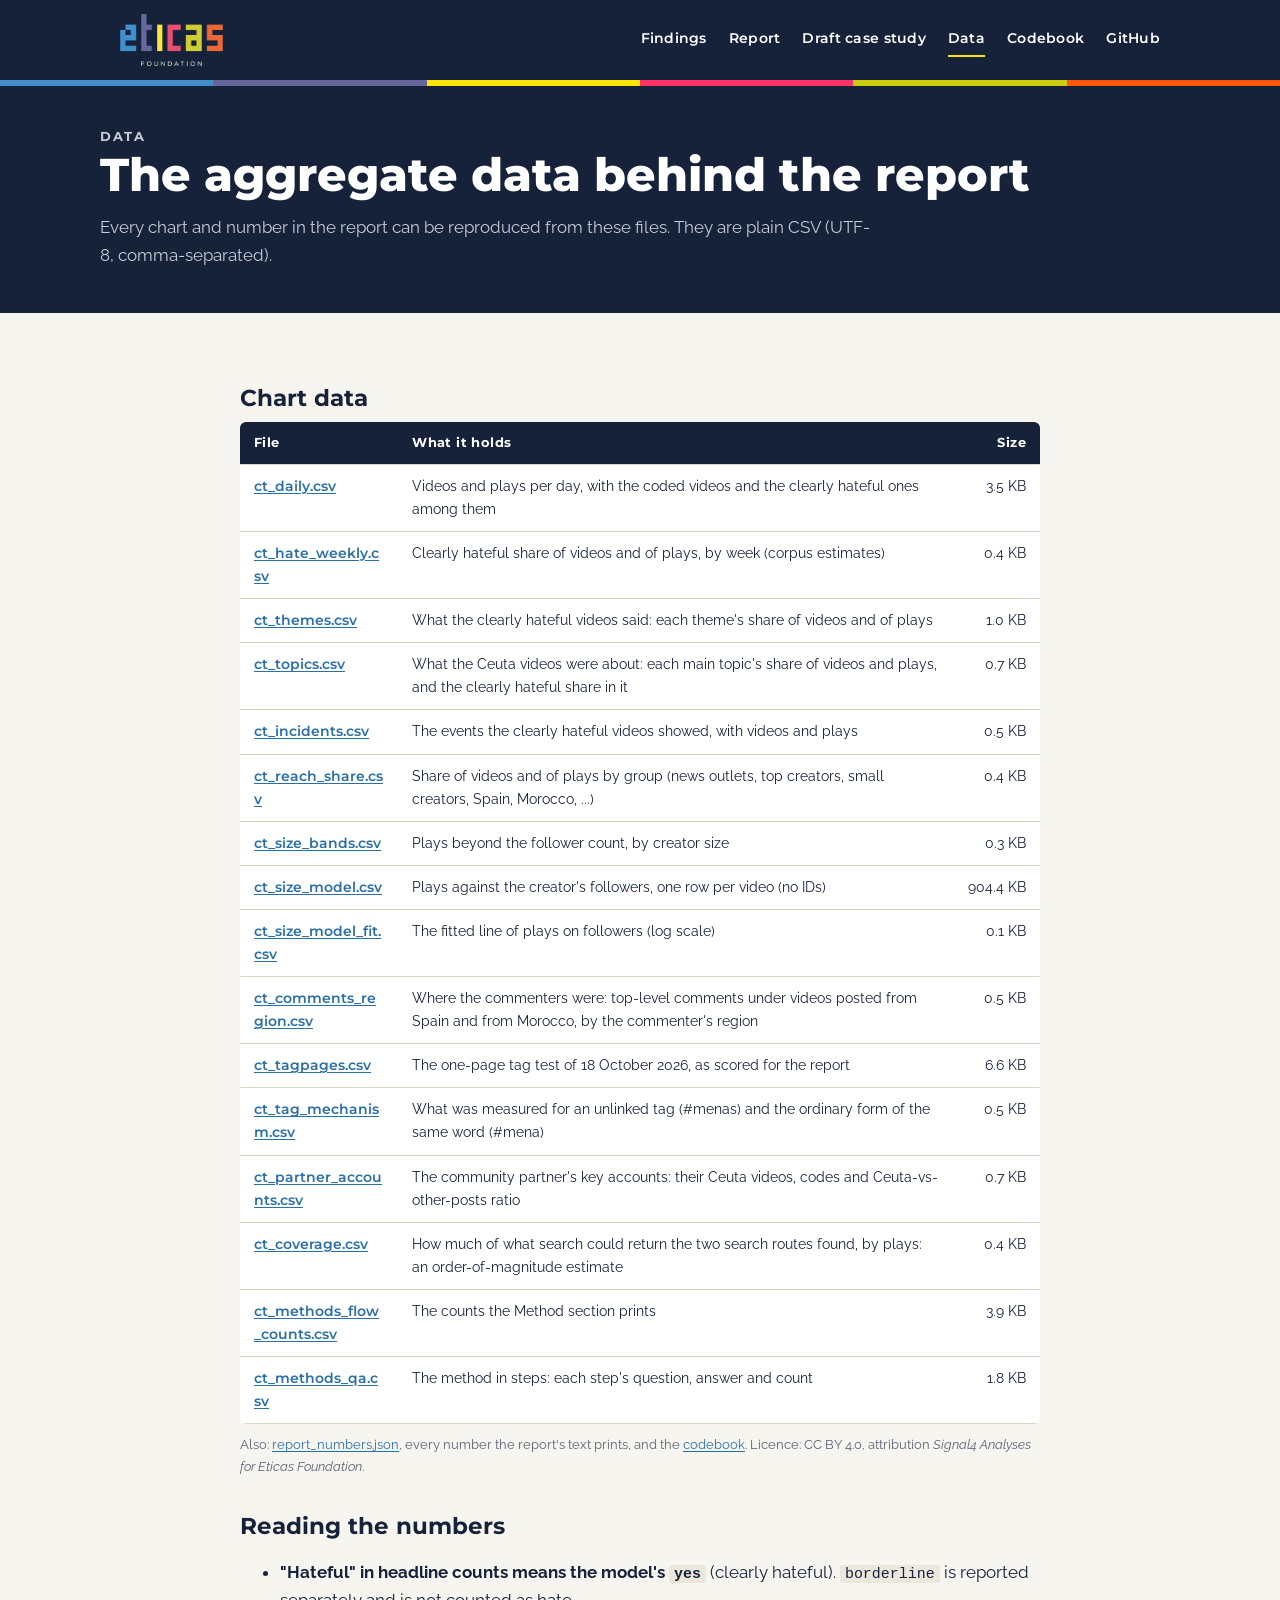
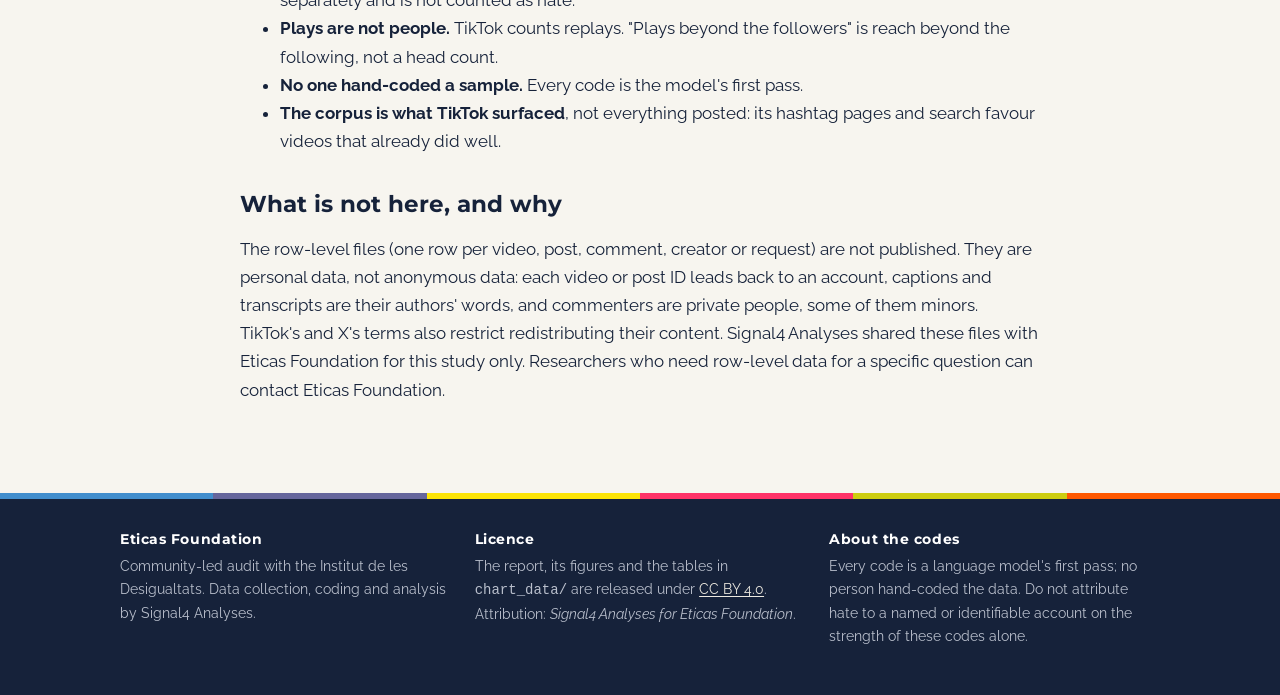
<file: data/index.html>
<!doctype html>
<html lang="en">
<head>
<meta charset="utf-8">
<meta name="viewport" content="width=device-width, initial-scale=1">
<title>Data — Ceuta | Eticas Foundation</title>
<meta name="description" content="Aggregate data behind the Ceuta report: chart tables and every number the report prints.">
<meta property="og:title" content="Data — Ceuta | Eticas Foundation">
<meta property="og:description" content="Aggregate data behind the Ceuta report: chart tables and every number the report prints.">
<link rel="preconnect" href="https://fonts.googleapis.com"><link rel="preconnect" href="https://fonts.gstatic.com" crossorigin><link href="https://fonts.googleapis.com/css2?family=Montserrat:wght@600;700;800&family=Raleway:ital,wght@0,400;0,600;1,400&display=swap" rel="stylesheet">
<link rel="stylesheet" href="../assets/style.css">
</head>
<body>
<header class="site-header">
  <div class="inner">
    <a class="logo" href="../"><img src="../assets/eticas-foundation-logo.png" alt="Eticas Foundation"></a>
    <nav class="site-nav"><a href="../">Findings</a><a href="../report/">Report</a><a href="../draft/">Draft case study</a><a href="../data/" class="active">Data</a><a href="../codebook/">Codebook</a><a href="https://github.com/Eticas-Foundation/Ceuta-CLA-Audit">GitHub</a></nav>
  </div>
  <div class="brandbar"><span></span><span></span><span></span><span></span><span></span><span></span></div>
</header>

<section class="doc-head"><div class="inner">
  <p class="eyebrow">Data</p>
  <h1>The aggregate data behind the report</h1>
  <p>Every chart and number in the report can be reproduced from these files. They are plain CSV (UTF-8, comma-separated).</p>
</div></section>
<div class="doc-layout single">
  <article class="prose" style="max-width:none">
  <h2>Chart data</h2>
  <div class="table-wrap"><table>
    <thead><tr><th>File</th><th>What it holds</th><th class="num">Size</th></tr></thead>
    <tbody><tr><td><a class="dl" href="../chart_data/ct_daily.csv" download>ct_daily.csv</a></td><td>Videos and plays per day, with the coded videos and the clearly hateful ones among them</td><td class="num">3.5 KB</td></tr><tr><td><a class="dl" href="../chart_data/ct_hate_weekly.csv" download>ct_hate_weekly.csv</a></td><td>Clearly hateful share of videos and of plays, by week (corpus estimates)</td><td class="num">0.4 KB</td></tr><tr><td><a class="dl" href="../chart_data/ct_themes.csv" download>ct_themes.csv</a></td><td>What the clearly hateful videos said: each theme&#x27;s share of videos and of plays</td><td class="num">1.0 KB</td></tr><tr><td><a class="dl" href="../chart_data/ct_topics.csv" download>ct_topics.csv</a></td><td>What the Ceuta videos were about: each main topic&#x27;s share of videos and plays, and the clearly hateful share in it</td><td class="num">0.7 KB</td></tr><tr><td><a class="dl" href="../chart_data/ct_incidents.csv" download>ct_incidents.csv</a></td><td>The events the clearly hateful videos showed, with videos and plays</td><td class="num">0.5 KB</td></tr><tr><td><a class="dl" href="../chart_data/ct_reach_share.csv" download>ct_reach_share.csv</a></td><td>Share of videos and of plays by group (news outlets, top creators, small creators, Spain, Morocco, ...)</td><td class="num">0.4 KB</td></tr><tr><td><a class="dl" href="../chart_data/ct_size_bands.csv" download>ct_size_bands.csv</a></td><td>Plays beyond the follower count, by creator size</td><td class="num">0.3 KB</td></tr><tr><td><a class="dl" href="../chart_data/ct_size_model.csv" download>ct_size_model.csv</a></td><td>Plays against the creator&#x27;s followers, one row per video (no IDs)</td><td class="num">904.4 KB</td></tr><tr><td><a class="dl" href="../chart_data/ct_size_model_fit.csv" download>ct_size_model_fit.csv</a></td><td>The fitted line of plays on followers (log scale)</td><td class="num">0.1 KB</td></tr><tr><td><a class="dl" href="../chart_data/ct_comments_region.csv" download>ct_comments_region.csv</a></td><td>Where the commenters were: top-level comments under videos posted from Spain and from Morocco, by the commenter&#x27;s region</td><td class="num">0.5 KB</td></tr><tr><td><a class="dl" href="../chart_data/ct_tagpages.csv" download>ct_tagpages.csv</a></td><td>The one-page tag test of 18 October 2026, as scored for the report</td><td class="num">6.6 KB</td></tr><tr><td><a class="dl" href="../chart_data/ct_tag_mechanism.csv" download>ct_tag_mechanism.csv</a></td><td>What was measured for an unlinked tag (#menas) and the ordinary form of the same word (#mena)</td><td class="num">0.5 KB</td></tr><tr><td><a class="dl" href="../chart_data/ct_partner_accounts.csv" download>ct_partner_accounts.csv</a></td><td>The community partner&#x27;s key accounts: their Ceuta videos, codes and Ceuta-vs-other-posts ratio</td><td class="num">0.7 KB</td></tr><tr><td><a class="dl" href="../chart_data/ct_coverage.csv" download>ct_coverage.csv</a></td><td>How much of what search could return the two search routes found, by plays: an order-of-magnitude estimate</td><td class="num">0.4 KB</td></tr><tr><td><a class="dl" href="../chart_data/ct_methods_flow_counts.csv" download>ct_methods_flow_counts.csv</a></td><td>The counts the Method section prints</td><td class="num">3.9 KB</td></tr><tr><td><a class="dl" href="../chart_data/ct_methods_qa.csv" download>ct_methods_qa.csv</a></td><td>The method in steps: each step&#x27;s question, answer and count</td><td class="num">1.8 KB</td></tr></tbody>
  </table></div>
  <p class="table-note">Also: <a href="../report/report_numbers.json" download>report_numbers.json</a>, every number the report's text prints, and the <a href="../codebook/">codebook</a>. Licence: CC BY 4.0, attribution <em>Signal4 Analyses for Eticas Foundation</em>.</p>
  <h2>Reading the numbers</h2>
  <ul>
    <li><strong>"Hateful" in headline counts means the model's <code>yes</code></strong> (clearly hateful). <code>borderline</code> is reported separately and is not counted as hate.</li>
    <li><strong>Plays are not people.</strong> TikTok counts replays. "Plays beyond the followers" is reach beyond the following, not a head count.</li>
    <li><strong>No one hand-coded a sample.</strong> Every code is the model's first pass.</li>
    <li><strong>The corpus is what TikTok surfaced</strong>, not everything posted: its hashtag pages and search favour videos that already did well.</li>
  </ul>
  <h2>What is not here, and why</h2>
  <p>The row-level files (one row per video, post, comment, creator or request) are not published. They are personal data, not anonymous data: each video or post ID leads back to an account, captions and transcripts are their authors' words, and commenters are private people, some of them minors. TikTok's and X's terms also restrict redistributing their content. Signal4 Analyses shared these files with Eticas Foundation for this study only. Researchers who need row-level data for a specific question can contact Eticas Foundation.</p>
  </article>
</div>

<footer class="site-footer">
  <div class="brandbar"><span></span><span></span><span></span><span></span><span></span><span></span></div>
  <div class="inner">
    <div>
      <h4>Eticas Foundation</h4>
      <p>Community-led audit with the Institut de les Desigualtats. Data collection, coding and analysis by Signal4 Analyses.</p>
    </div>
    <div>
      <h4>Licence</h4>
      <p>The report, its figures and the tables in <code>chart_data/</code> are released under <a href="https://creativecommons.org/licenses/by/4.0/">CC BY 4.0</a>. Attribution: <em>Signal4 Analyses for Eticas Foundation</em>.</p>
    </div>
    <div>
      <h4>About the codes</h4>
      <p>Every code is a language model's first pass; no person hand-coded the data. Do not attribute hate to a named or identifiable account on the strength of these codes alone.</p>
    </div>
  </div>
</footer>
</body>
</html>
</file>
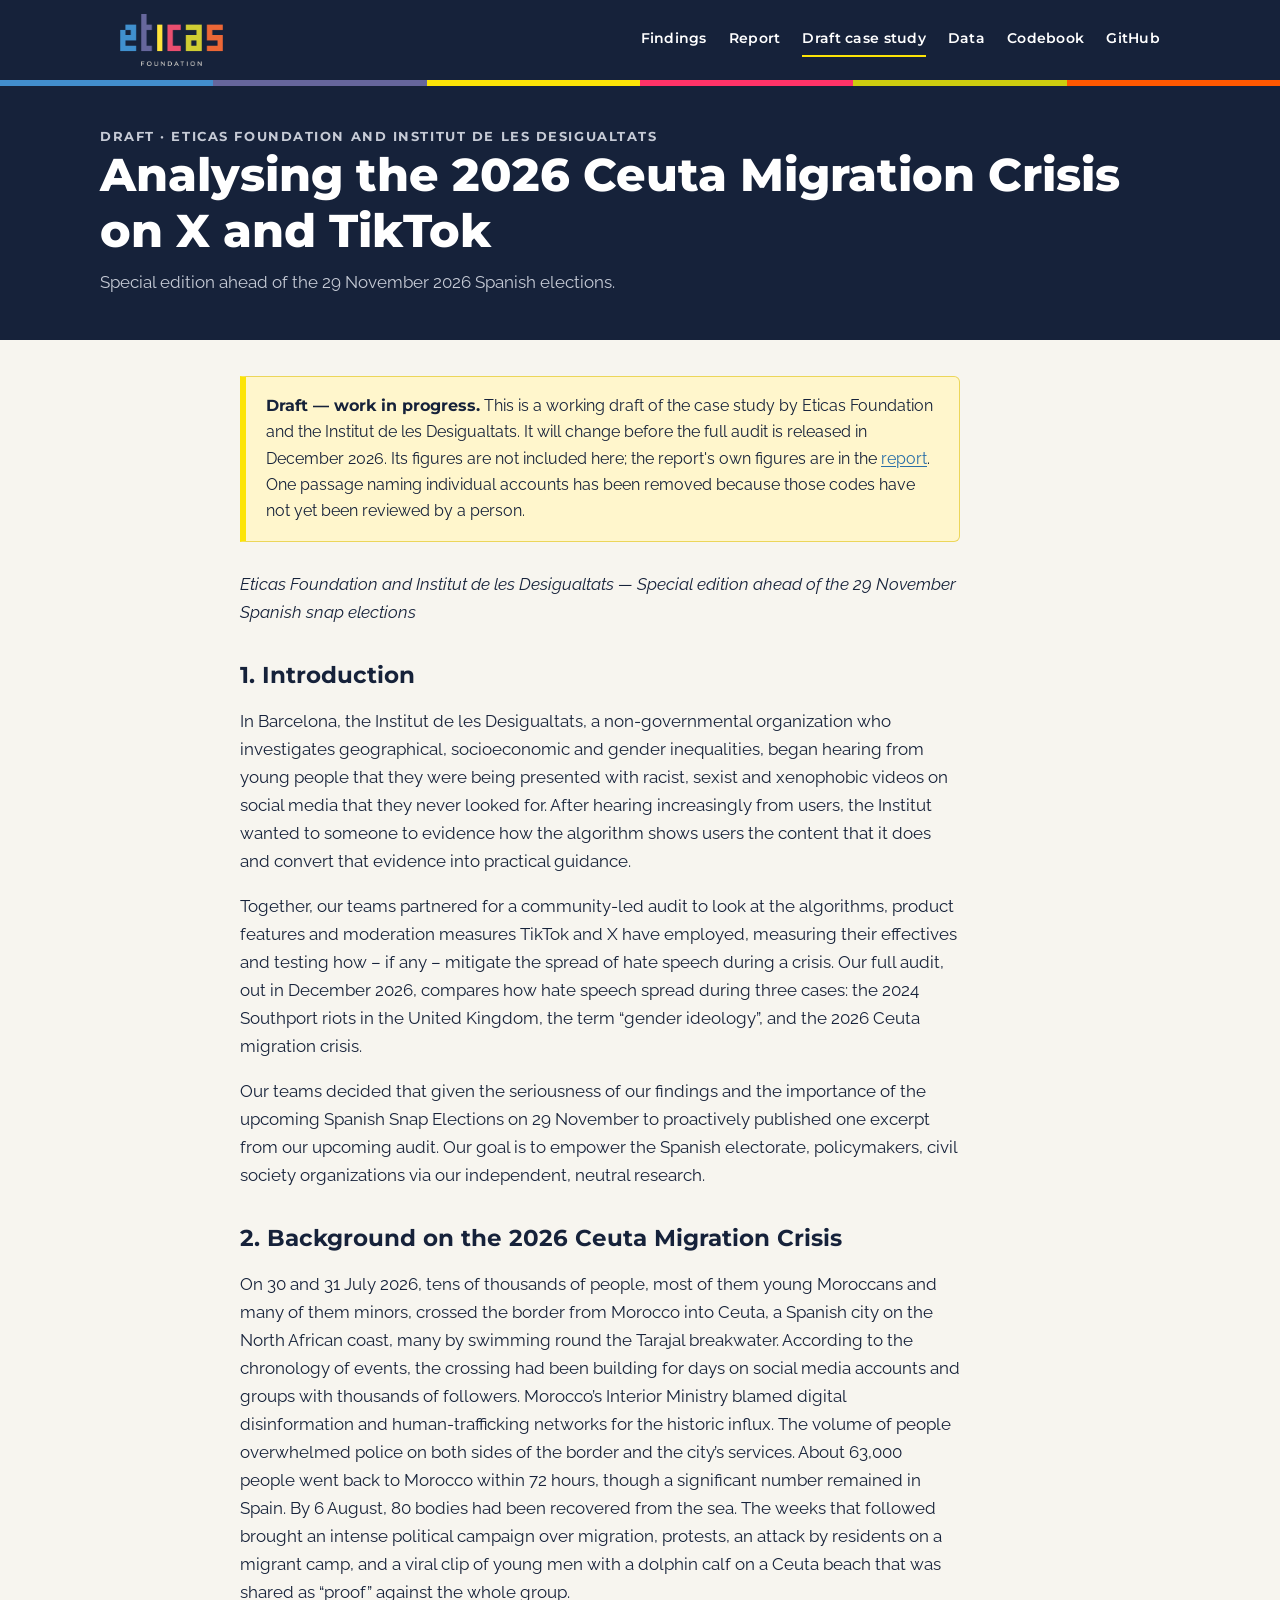
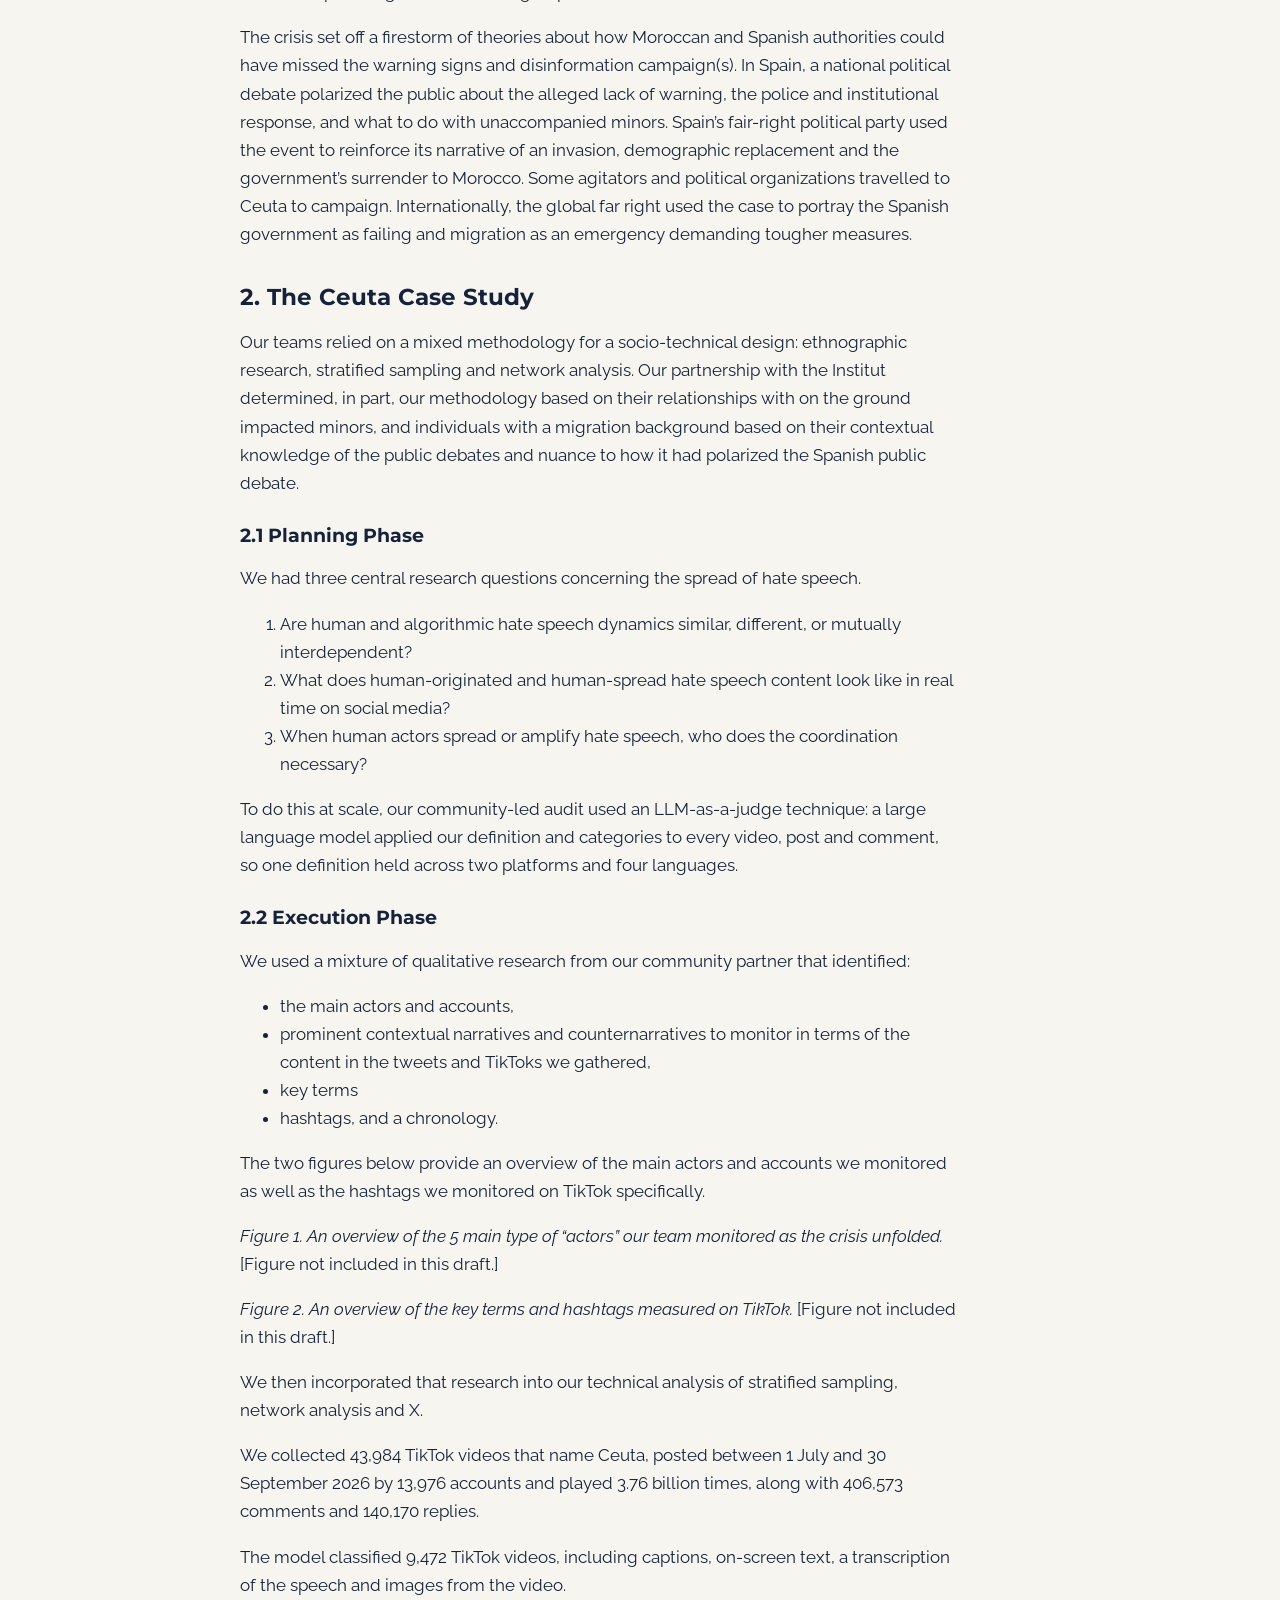
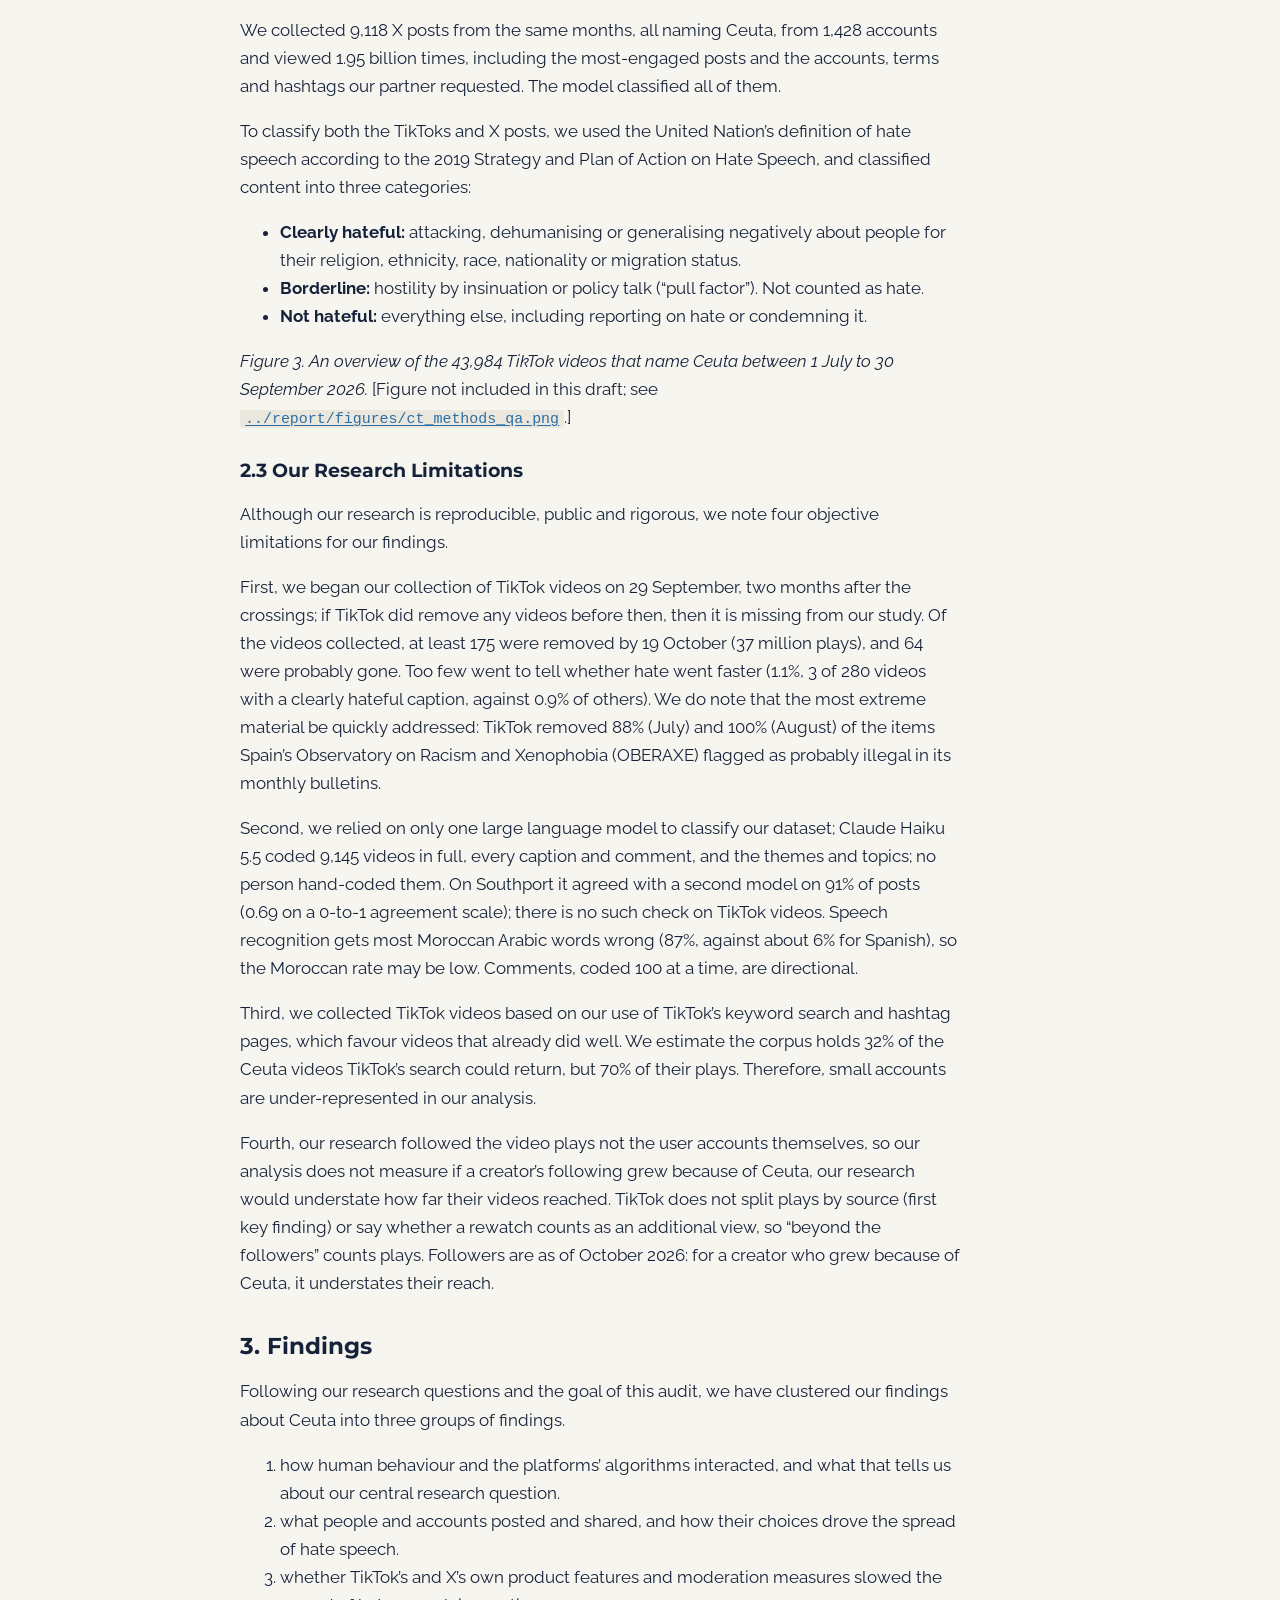
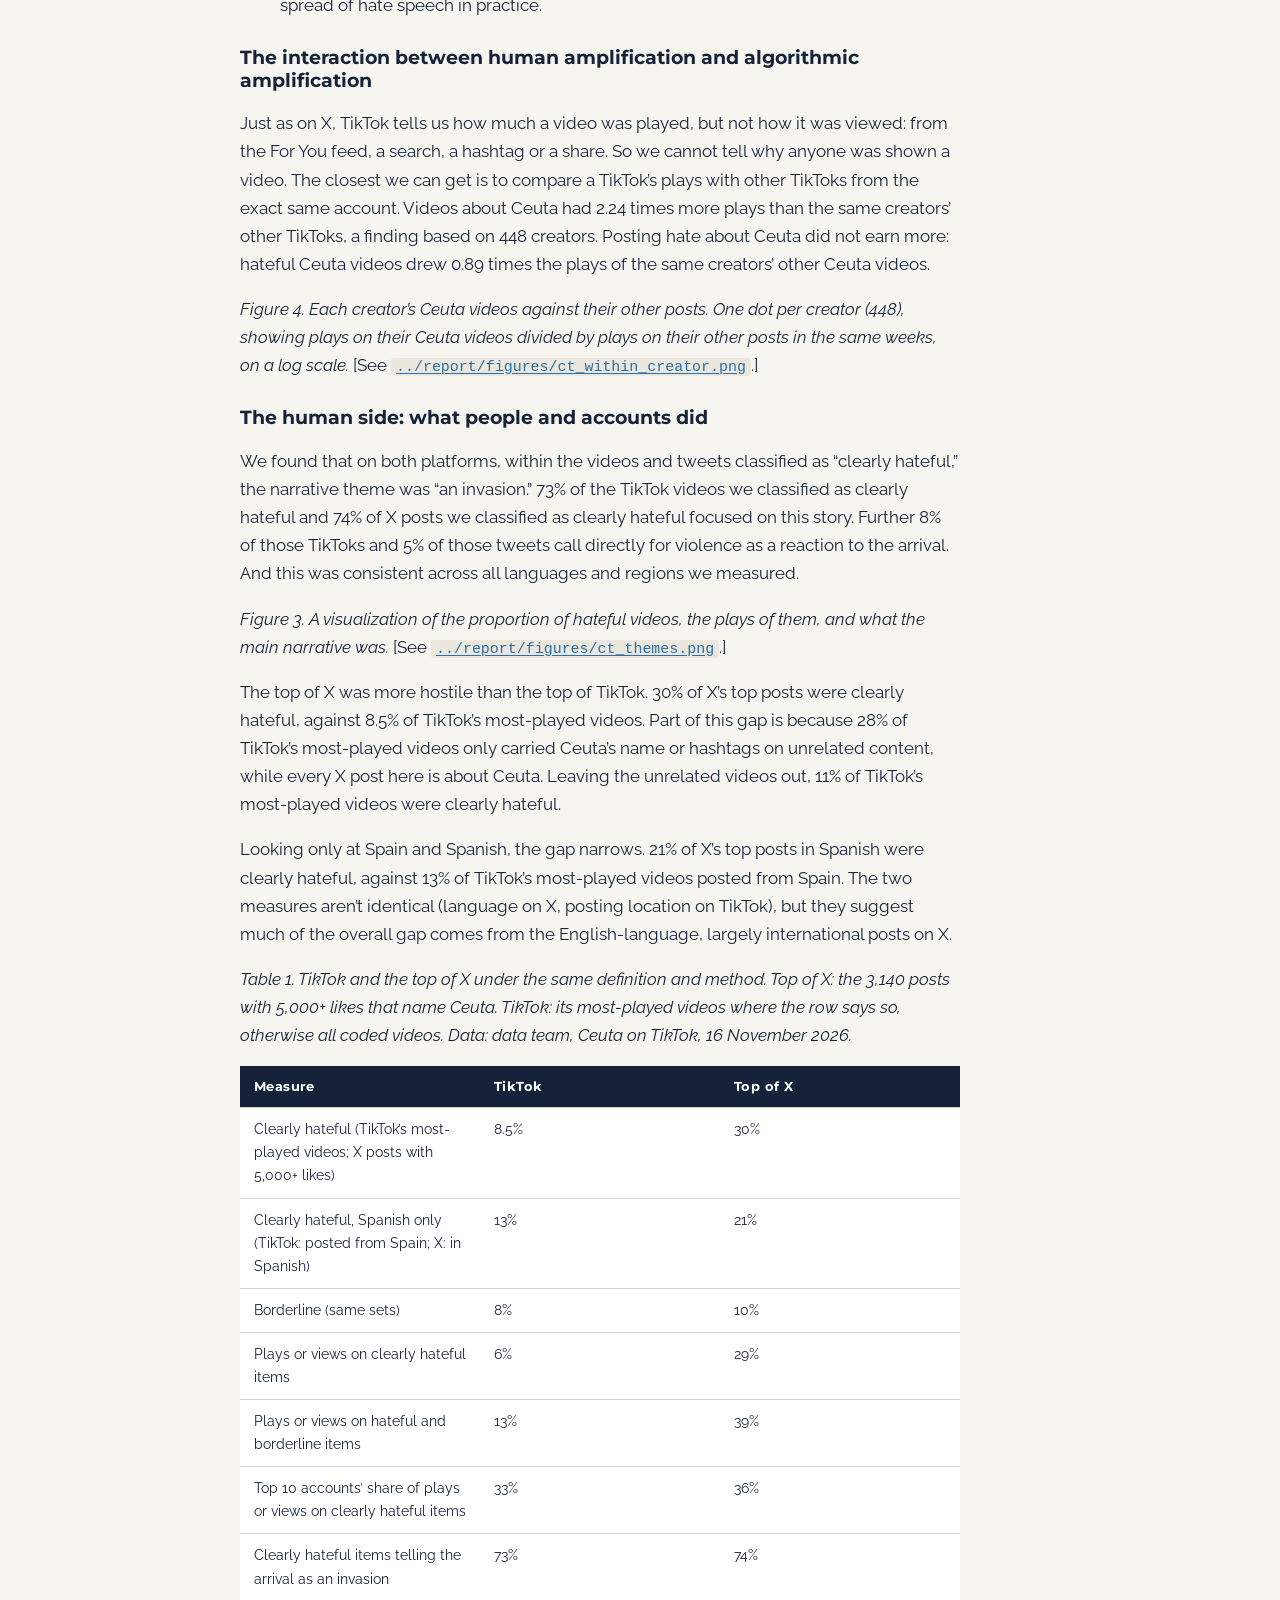
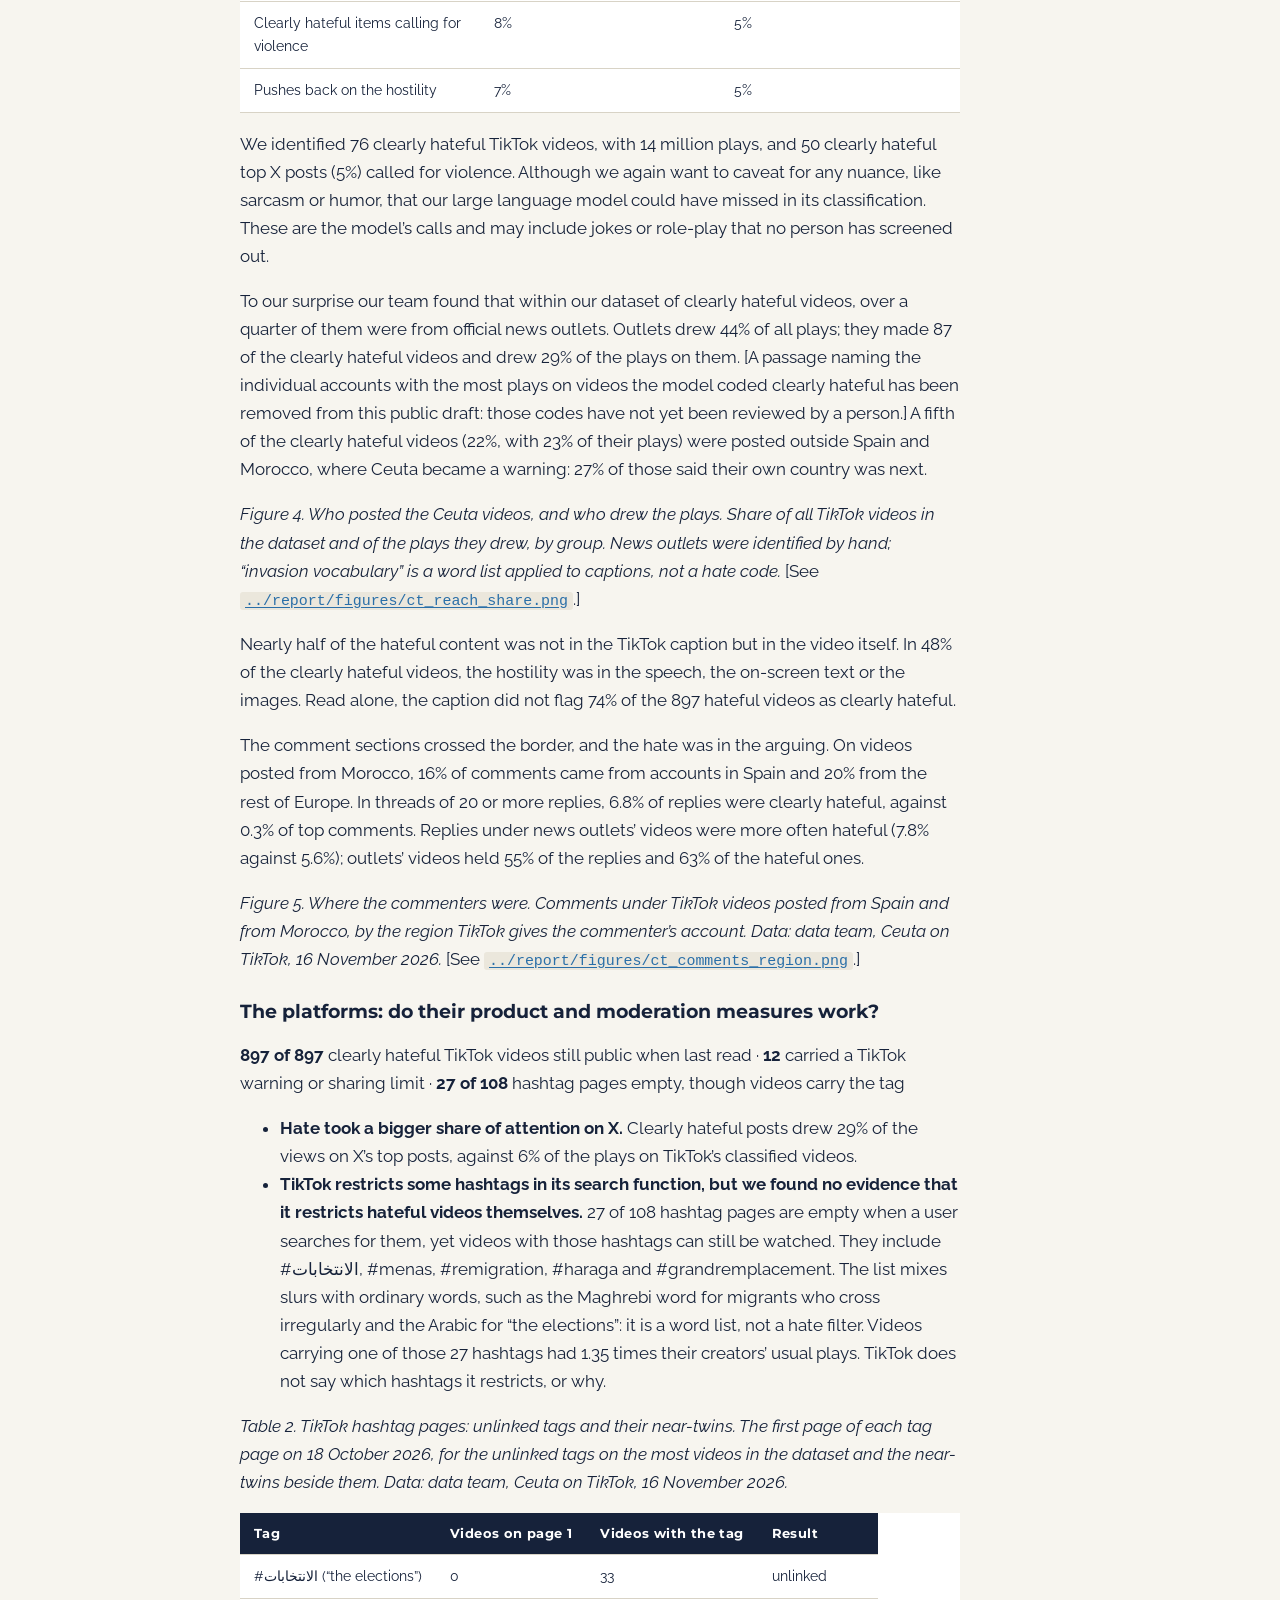
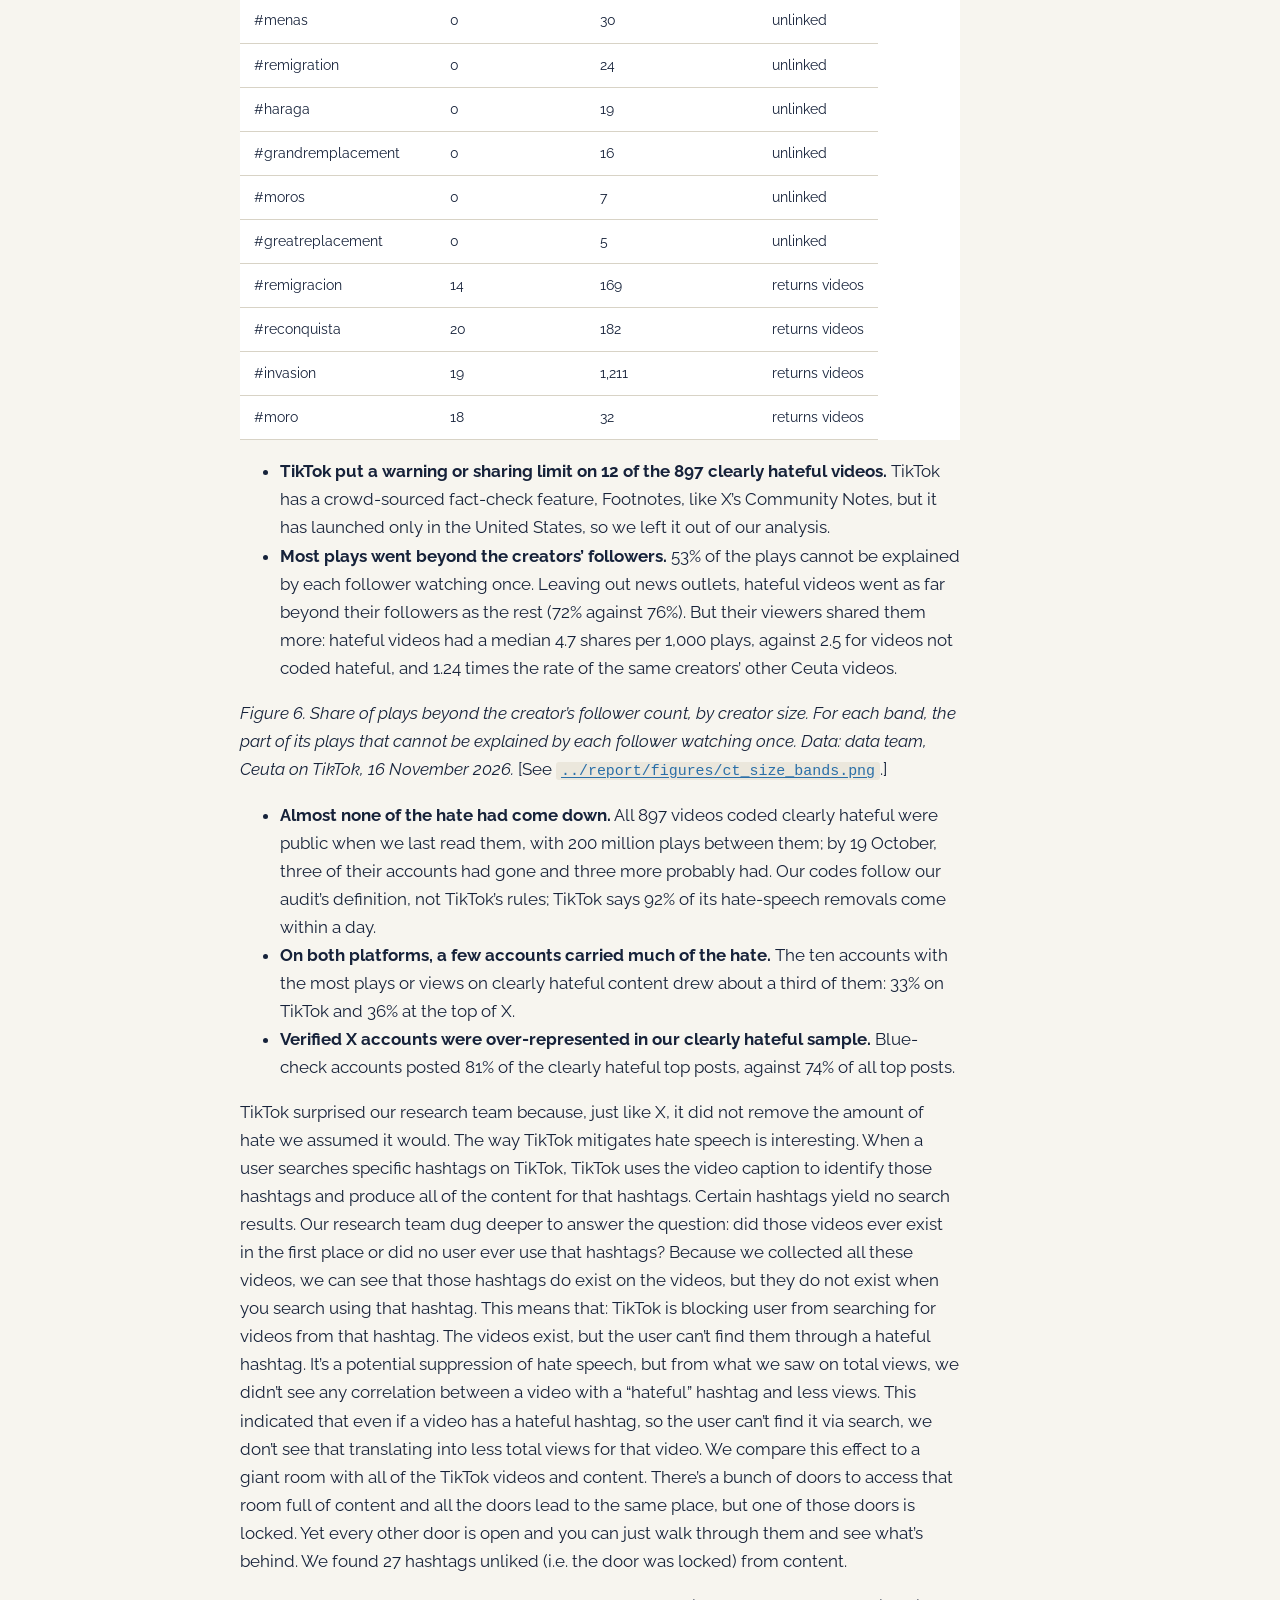
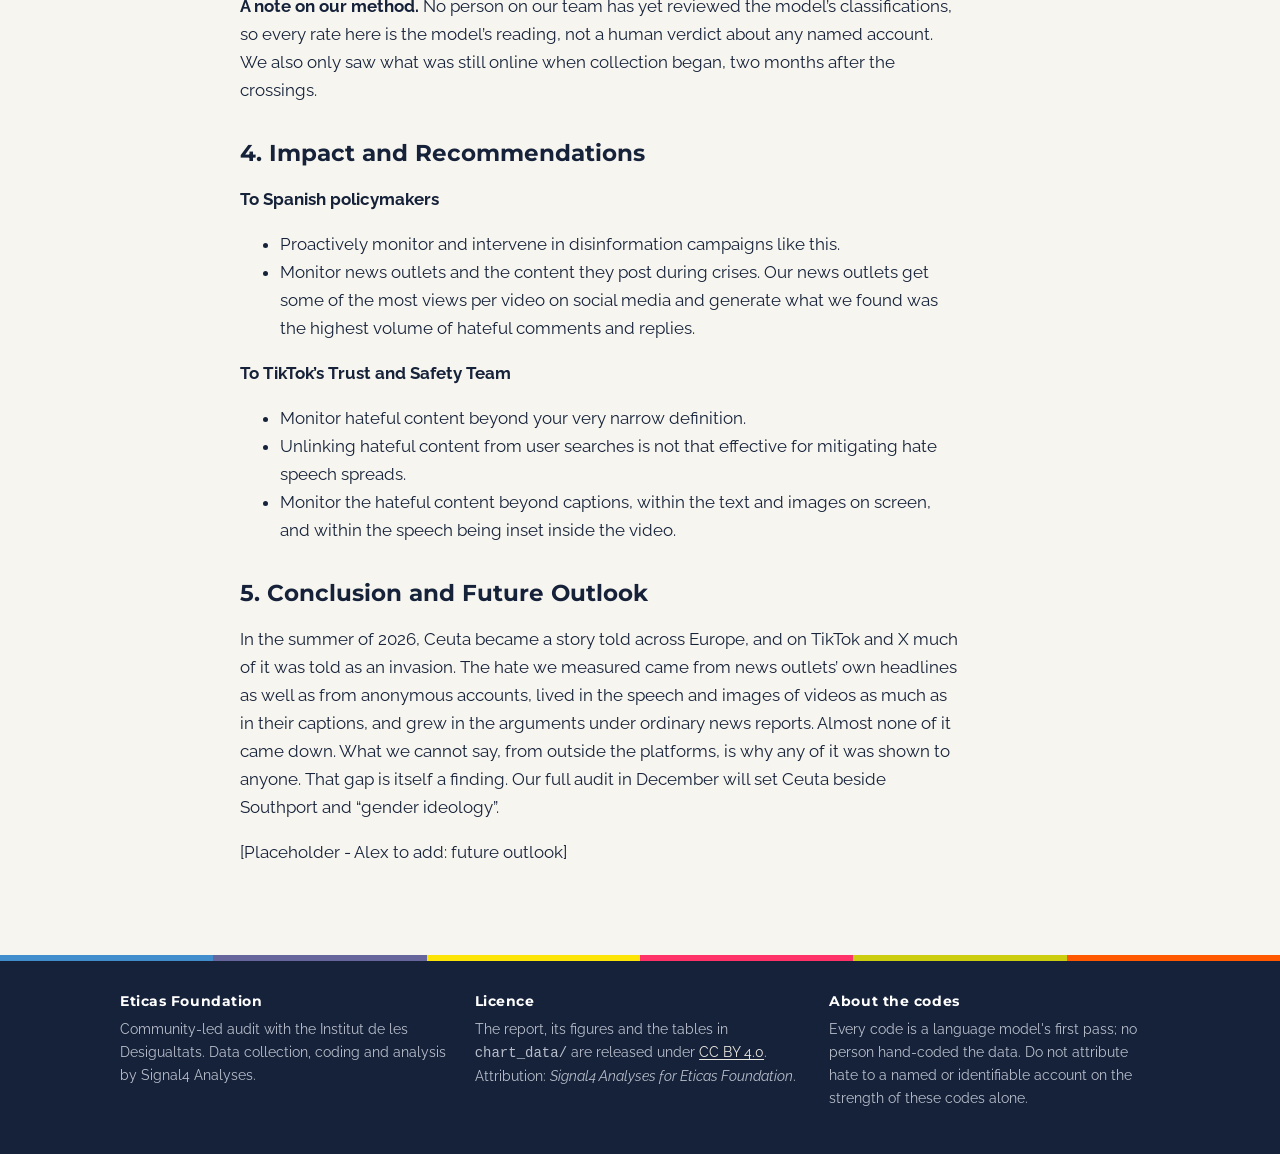
<file: draft/index.html>
<!doctype html>
<html lang="en">
<head>
<meta charset="utf-8">
<meta name="viewport" content="width=device-width, initial-scale=1">
<title>Draft case study — Ceuta | Eticas Foundation</title>
<meta name="description" content="Work-in-progress draft of the Ceuta case study by Eticas Foundation and the Institut de les Desigualtats.">
<meta property="og:title" content="Draft case study — Ceuta | Eticas Foundation">
<meta property="og:description" content="Work-in-progress draft of the Ceuta case study by Eticas Foundation and the Institut de les Desigualtats.">
<link rel="preconnect" href="https://fonts.googleapis.com"><link rel="preconnect" href="https://fonts.gstatic.com" crossorigin><link href="https://fonts.googleapis.com/css2?family=Montserrat:wght@600;700;800&family=Raleway:ital,wght@0,400;0,600;1,400&display=swap" rel="stylesheet">
<link rel="stylesheet" href="../assets/style.css">
</head>
<body>
<header class="site-header">
  <div class="inner">
    <a class="logo" href="../"><img src="../assets/eticas-foundation-logo.png" alt="Eticas Foundation"></a>
    <nav class="site-nav"><a href="../">Findings</a><a href="../report/">Report</a><a href="../draft/" class="active">Draft case study</a><a href="../data/">Data</a><a href="../codebook/">Codebook</a><a href="https://github.com/Eticas-Foundation/Ceuta-CLA-Audit">GitHub</a></nav>
  </div>
  <div class="brandbar"><span></span><span></span><span></span><span></span><span></span><span></span></div>
</header>

<section class="doc-head"><div class="inner">
  <p class="eyebrow">Draft · Eticas Foundation and Institut de les Desigualtats</p>
  <h1>Analysing the 2026 Ceuta Migration Crisis on X and TikTok</h1>
  <p>Special edition ahead of the 29 November 2026 Spanish elections.</p>
</div></section>
<div class="doc-layout single">
  <article class="prose">
  <div class="notice"><strong>Draft — work in progress.</strong> This is a working draft of the case study by Eticas Foundation and the Institut de les Desigualtats. It will change before the full audit is released in December 2026. Its figures are not included here; the report's own figures are in the <a href="../report/">report</a>. One passage naming individual accounts has been removed because those codes have not yet been reviewed by a person.</div>
  <p><em>Eticas Foundation and Institut de les Desigualtats — Special edition ahead of the 29 November Spanish snap elections</em></p>
<h2 id="introduction">1. Introduction</h2>
<p>In Barcelona, the Institut de les Desigualtats, a non-governmental organization who investigates geographical, socioeconomic and gender inequalities, began hearing from young people that they were being presented with racist, sexist and xenophobic videos on social media that they never looked for. After hearing increasingly from users, the Institut wanted to someone to evidence how the algorithm shows users the content that it does and convert that evidence into practical guidance.</p>
<p>Together, our teams partnered for a community-led audit to look at the algorithms, product features and moderation measures TikTok and X have employed, measuring their effectives and testing how – if any – mitigate the spread of hate speech during a crisis. Our full audit, out in December 2026, compares how hate speech spread during three cases: the 2024 Southport riots in the United Kingdom, the term “gender ideology”, and the 2026 Ceuta migration crisis.</p>
<p>Our teams decided that given the seriousness of our findings and the importance of the upcoming Spanish Snap Elections on 29 November to proactively published one excerpt from our upcoming audit. Our goal is to empower the Spanish electorate, policymakers, civil society organizations via our independent, neutral research.</p>
<h2 id="background-on-the-2026-ceuta-migration-crisis">2. Background on the 2026 Ceuta Migration Crisis</h2>
<p>On 30 and 31 July 2026, tens of thousands of people, most of them young Moroccans and many of them minors, crossed the border from Morocco into Ceuta, a Spanish city on the North African coast, many by swimming round the Tarajal breakwater. According to the chronology of events, the crossing had been building for days on social media accounts and groups with thousands of followers. Morocco’s Interior Ministry blamed digital disinformation and human-trafficking networks for the historic influx. The volume of people overwhelmed police on both sides of the border and the city’s services. About 63,000 people went back to Morocco within 72 hours, though a significant number remained in Spain. By 6 August, 80 bodies had been recovered from the sea. The weeks that followed brought an intense political campaign over migration, protests, an attack by residents on a migrant camp, and a viral clip of young men with a dolphin calf on a Ceuta beach that was shared as “proof” against the whole group.</p>
<p>The crisis set off a firestorm of theories about how Moroccan and Spanish authorities could have missed the warning signs and disinformation campaign(s). In Spain, a national political debate polarized the public about the alleged lack of warning, the police and institutional response, and what to do with unaccompanied minors. Spain’s fair-right political party used the event to reinforce its narrative of an invasion, demographic replacement and the government’s surrender to Morocco. Some agitators and political organizations travelled to Ceuta to campaign. Internationally, the global far right used the case to portray the Spanish government as failing and migration as an emergency demanding tougher measures.</p>
<h2 id="the-ceuta-case-study">2. The Ceuta Case Study</h2>
<p>Our teams relied on a mixed methodology for a socio-technical design: ethnographic research, stratified sampling and network analysis. Our partnership with the Institut determined, in part, our methodology based on their relationships with on the ground impacted minors, and individuals with a migration background based on their contextual knowledge of the public debates and nuance to how it had polarized the Spanish public debate.</p>
<h3 id="planning-phase">2.1 Planning Phase</h3>
<p>We had three central research questions concerning the spread of hate speech.</p>
<ol type="1">
<li>Are human and algorithmic hate speech dynamics similar, different, or mutually interdependent?</li>
<li>What does human-originated and human-spread hate speech content look like in real time on social media?</li>
<li>When human actors spread or amplify hate speech, who does the coordination necessary?</li>
</ol>
<p>To do this at scale, our community-led audit used an LLM-as-a-judge technique: a large language model applied our definition and categories to every video, post and comment, so one definition held across two platforms and four languages.</p>
<h3 id="execution-phase">2.2 Execution Phase</h3>
<p>We used a mixture of qualitative research from our community partner that identified:</p>
<ul>
<li>the main actors and accounts,</li>
<li>prominent contextual narratives and counternarratives to monitor in terms of the content in the tweets and TikToks we gathered,</li>
<li>key terms</li>
<li>hashtags, and a chronology.</li>
</ul>
<p>The two figures below provide an overview of the main actors and accounts we monitored as well as the hashtags we monitored on TikTok specifically.</p>
<p><em>Figure 1. An overview of the 5 main type of “actors” our team monitored as the crisis unfolded.</em> [Figure not included in this draft.]</p>
<p><em>Figure 2. An overview of the key terms and hashtags measured on TikTok.</em> [Figure not included in this draft.]</p>
<p>We then incorporated that research into our technical analysis of stratified sampling, network analysis and X.</p>
<p>We collected 43,984 TikTok videos that name Ceuta, posted between 1 July and 30 September 2026 by 13,976 accounts and played 3.76 billion times, along with 406,573 comments and 140,170 replies.</p>
<p>The model classified 9,472 TikTok videos, including captions, on-screen text, a transcription of the speech and images from the video.</p>
<p>We collected 9,118 X posts from the same months, all naming Ceuta, from 1,428 accounts and viewed 1.95 billion times, including the most-engaged posts and the accounts, terms and hashtags our partner requested. The model classified all of them.</p>
<p>To classify both the TikToks and X posts, we used the United Nation’s definition of hate speech according to the 2019 Strategy and Plan of Action on Hate Speech, and classified content into three categories:</p>
<ul>
<li><strong>Clearly hateful:</strong> attacking, dehumanising or generalising negatively about people for their religion, ethnicity, race, nationality or migration status.</li>
<li><strong>Borderline:</strong> hostility by insinuation or policy talk (“pull factor”). Not counted as hate.</li>
<li><strong>Not hateful:</strong> everything else, including reporting on hate or condemning it.</li>
</ul>
<p><em>Figure 3. An overview of the 43,984 TikTok videos that name Ceuta between 1 July to 30 September 2026.</em> [Figure not included in this draft; see <a href="../report/figures/ct_methods_qa.png"><code>../report/figures/ct_methods_qa.png</code></a>.]</p>
<h3 id="our-research-limitations">2.3 Our Research Limitations</h3>
<p>Although our research is reproducible, public and rigorous, we note four objective limitations for our findings.</p>
<p>First, we began our collection of TikTok videos on 29 September, two months after the crossings; if TikTok did remove any videos before then, then it is missing from our study. Of the videos collected, at least 175 were removed by 19 October (37 million plays), and 64 were probably gone. Too few went to tell whether hate went faster (1.1%, 3 of 280 videos with a clearly hateful caption, against 0.9% of others). We do note that the most extreme material be quickly addressed: TikTok removed 88% (July) and 100% (August) of the items Spain’s Observatory on Racism and Xenophobia (OBERAXE) flagged as probably illegal in its monthly bulletins.</p>
<p>Second, we relied on only one large language model to classify our dataset; Claude Haiku 5.5 coded 9,145 videos in full, every caption and comment, and the themes and topics; no person hand-coded them. On Southport it agreed with a second model on 91% of posts (0.69 on a 0-to-1 agreement scale); there is no such check on TikTok videos. Speech recognition gets most Moroccan Arabic words wrong (87%, against about 6% for Spanish), so the Moroccan rate may be low. Comments, coded 100 at a time, are directional.</p>
<p>Third, we collected TikTok videos based on our use of TikTok’s keyword search and hashtag pages, which favour videos that already did well. We estimate the corpus holds 32% of the Ceuta videos TikTok’s search could return, but 70% of their plays. Therefore, small accounts are under-represented in our analysis.</p>
<p>Fourth, our research followed the video plays not the user accounts themselves, so our analysis does not measure if a creator’s following grew because of Ceuta, our research would understate how far their videos reached. TikTok does not split plays by source (first key finding) or say whether a rewatch counts as an additional view, so “beyond the followers” counts plays. Followers are as of October 2026: for a creator who grew because of Ceuta, it understates their reach.</p>
<h2 id="findings">3. Findings</h2>
<p>Following our research questions and the goal of this audit, we have clustered our findings about Ceuta into three groups of findings.</p>
<ol type="1">
<li>how human behaviour and the platforms’ algorithms interacted, and what that tells us about our central research question.</li>
<li>what people and accounts posted and shared, and how their choices drove the spread of hate speech.</li>
<li>whether TikTok’s and X’s own product features and moderation measures slowed the spread of hate speech in practice.</li>
</ol>
<h3 id="the-interaction-between-human-amplification-and-algorithmic-amplification">The interaction between human amplification and algorithmic amplification</h3>
<p>Just as on X, TikTok tells us how much a video was played, but not how it was viewed: from the For You feed, a search, a hashtag or a share. So we cannot tell why anyone was shown a video. The closest we can get is to compare a TikTok’s plays with other TikToks from the exact same account. Videos about Ceuta had 2.24 times more plays than the same creators’ other TikToks, a finding based on 448 creators. Posting hate about Ceuta did not earn more: hateful Ceuta videos drew 0.89 times the plays of the same creators’ other Ceuta videos.</p>
<p><em>Figure 4. Each creator’s Ceuta videos against their other posts. One dot per creator (448), showing plays on their Ceuta videos divided by plays on their other posts in the same weeks, on a log scale.</em> [See <a href="../report/figures/ct_within_creator.png"><code>../report/figures/ct_within_creator.png</code></a>.]</p>
<h3 id="the-human-side-what-people-and-accounts-did">The human side: what people and accounts did</h3>
<p>We found that on both platforms, within the videos and tweets classified as “clearly hateful,” the narrative theme was “an invasion.” 73% of the TikTok videos we classified as clearly hateful and 74% of X posts we classified as clearly hateful focused on this story. Further 8% of those TikToks and 5% of those tweets call directly for violence as a reaction to the arrival. And this was consistent across all languages and regions we measured.</p>
<p><em>Figure 3. A visualization of the proportion of hateful videos, the plays of them, and what the main narrative was.</em> [See <a href="../report/figures/ct_themes.png"><code>../report/figures/ct_themes.png</code></a>.]</p>
<p>The top of X was more hostile than the top of TikTok. 30% of X’s top posts were clearly hateful, against 8.5% of TikTok’s most-played videos. Part of this gap is because 28% of TikTok’s most-played videos only carried Ceuta’s name or hashtags on unrelated content, while every X post here is about Ceuta. Leaving the unrelated videos out, 11% of TikTok’s most-played videos were clearly hateful.</p>
<p>Looking only at Spain and Spanish, the gap narrows. 21% of X’s top posts in Spanish were clearly hateful, against 13% of TikTok’s most-played videos posted from Spain. The two measures aren’t identical (language on X, posting location on TikTok), but they suggest much of the overall gap comes from the English-language, largely international posts on X.</p>
<p><em>Table 1. TikTok and the top of X under the same definition and method. Top of X: the 3,140 posts with 5,000+ likes that name Ceuta. TikTok: its most-played videos where the row says so, otherwise all coded videos. Data: data team, Ceuta on TikTok, 16 November 2026.</em></p>
<table>
<colgroup>
<col style="width: 33%" />
<col style="width: 33%" />
<col style="width: 33%" />
</colgroup>
<thead>
<tr class="header">
<th>Measure</th>
<th>TikTok</th>
<th>Top of X</th>
</tr>
</thead>
<tbody>
<tr class="odd">
<td>Clearly hateful (TikTok’s most-played videos; X posts with 5,000+ likes)</td>
<td>8.5%</td>
<td>30%</td>
</tr>
<tr class="even">
<td>Clearly hateful, Spanish only (TikTok: posted from Spain; X: in Spanish)</td>
<td>13%</td>
<td>21%</td>
</tr>
<tr class="odd">
<td>Borderline (same sets)</td>
<td>8%</td>
<td>10%</td>
</tr>
<tr class="even">
<td>Plays or views on clearly hateful items</td>
<td>6%</td>
<td>29%</td>
</tr>
<tr class="odd">
<td>Plays or views on hateful and borderline items</td>
<td>13%</td>
<td>39%</td>
</tr>
<tr class="even">
<td>Top 10 accounts’ share of plays or views on clearly hateful items</td>
<td>33%</td>
<td>36%</td>
</tr>
<tr class="odd">
<td>Clearly hateful items telling the arrival as an invasion</td>
<td>73%</td>
<td>74%</td>
</tr>
<tr class="even">
<td>Clearly hateful items calling for violence</td>
<td>8%</td>
<td>5%</td>
</tr>
<tr class="odd">
<td>Pushes back on the hostility</td>
<td>7%</td>
<td>5%</td>
</tr>
</tbody>
</table>
<p>We identified 76 clearly hateful TikTok videos, with 14 million plays, and 50 clearly hateful top X posts (5%) called for violence. Although we again want to caveat for any nuance, like sarcasm or humor, that our large language model could have missed in its classification. These are the model’s calls and may include jokes or role-play that no person has screened out.</p>
<p>To our surprise our team found that within our dataset of clearly hateful videos, over a quarter of them were from official news outlets. Outlets drew 44% of all plays; they made 87 of the clearly hateful videos and drew 29% of the plays on them. [A passage naming the individual accounts with the most plays on videos the model coded clearly hateful has been removed from this public draft: those codes have not yet been reviewed by a person.] A fifth of the clearly hateful videos (22%, with 23% of their plays) were posted outside Spain and Morocco, where Ceuta became a warning: 27% of those said their own country was next.</p>
<p><em>Figure 4. Who posted the Ceuta videos, and who drew the plays. Share of all TikTok videos in the dataset and of the plays they drew, by group. News outlets were identified by hand; “invasion vocabulary” is a word list applied to captions, not a hate code.</em> [See <a href="../report/figures/ct_reach_share.png"><code>../report/figures/ct_reach_share.png</code></a>.]</p>
<p>Nearly half of the hateful content was not in the TikTok caption but in the video itself. In 48% of the clearly hateful videos, the hostility was in the speech, the on-screen text or the images. Read alone, the caption did not flag 74% of the 897 hateful videos as clearly hateful.</p>
<p>The comment sections crossed the border, and the hate was in the arguing. On videos posted from Morocco, 16% of comments came from accounts in Spain and 20% from the rest of Europe. In threads of 20 or more replies, 6.8% of replies were clearly hateful, against 0.3% of top comments. Replies under news outlets’ videos were more often hateful (7.8% against 5.6%); outlets’ videos held 55% of the replies and 63% of the hateful ones.</p>
<p><em>Figure 5. Where the commenters were. Comments under TikTok videos posted from Spain and from Morocco, by the region TikTok gives the commenter’s account. Data: data team, Ceuta on TikTok, 16 November 2026.</em> [See <a href="../report/figures/ct_comments_region.png"><code>../report/figures/ct_comments_region.png</code></a>.]</p>
<h3 id="the-platforms-do-their-product-and-moderation-measures-work">The platforms: do their product and moderation measures work?</h3>
<p><strong>897 of 897</strong> clearly hateful TikTok videos still public when last read · <strong>12</strong> carried a TikTok warning or sharing limit · <strong>27 of 108</strong> hashtag pages empty, though videos carry the tag</p>
<ul>
<li><strong>Hate took a bigger share of attention on X.</strong> Clearly hateful posts drew 29% of the views on X’s top posts, against 6% of the plays on TikTok’s classified videos.</li>
<li><strong>TikTok restricts some hashtags in its search function, but we found no evidence that it restricts hateful videos themselves.</strong> 27 of 108 hashtag pages are empty when a user searches for them, yet videos with those hashtags can still be watched. They include #الانتخابات, #menas, #remigration, #haraga and #grandremplacement. The list mixes slurs with ordinary words, such as the Maghrebi word for migrants who cross irregularly and the Arabic for “the elections”: it is a word list, not a hate filter. Videos carrying one of those 27 hashtags had 1.35 times their creators’ usual plays. TikTok does not say which hashtags it restricts, or why.</li>
</ul>
<p><em>Table 2. TikTok hashtag pages: unlinked tags and their near-twins. The first page of each tag page on 18 October 2026, for the unlinked tags on the most videos in the dataset and the near-twins beside them. Data: data team, Ceuta on TikTok, 16 November 2026.</em></p>
<table>
<thead>
<tr class="header">
<th>Tag</th>
<th>Videos on page 1</th>
<th>Videos with the tag</th>
<th>Result</th>
</tr>
</thead>
<tbody>
<tr class="odd">
<td>#الانتخابات (“the elections”)</td>
<td>0</td>
<td>33</td>
<td>unlinked</td>
</tr>
<tr class="even">
<td>#menas</td>
<td>0</td>
<td>30</td>
<td>unlinked</td>
</tr>
<tr class="odd">
<td>#remigration</td>
<td>0</td>
<td>24</td>
<td>unlinked</td>
</tr>
<tr class="even">
<td>#haraga</td>
<td>0</td>
<td>19</td>
<td>unlinked</td>
</tr>
<tr class="odd">
<td>#grandremplacement</td>
<td>0</td>
<td>16</td>
<td>unlinked</td>
</tr>
<tr class="even">
<td>#moros</td>
<td>0</td>
<td>7</td>
<td>unlinked</td>
</tr>
<tr class="odd">
<td>#greatreplacement</td>
<td>0</td>
<td>5</td>
<td>unlinked</td>
</tr>
<tr class="even">
<td>#remigracion</td>
<td>14</td>
<td>169</td>
<td>returns videos</td>
</tr>
<tr class="odd">
<td>#reconquista</td>
<td>20</td>
<td>182</td>
<td>returns videos</td>
</tr>
<tr class="even">
<td>#invasion</td>
<td>19</td>
<td>1,211</td>
<td>returns videos</td>
</tr>
<tr class="odd">
<td>#moro</td>
<td>18</td>
<td>32</td>
<td>returns videos</td>
</tr>
</tbody>
</table>
<ul>
<li><strong>TikTok put a warning or sharing limit on 12 of the 897 clearly hateful videos.</strong> TikTok has a crowd-sourced fact-check feature, Footnotes, like X’s Community Notes, but it has launched only in the United States, so we left it out of our analysis.</li>
<li><strong>Most plays went beyond the creators’ followers.</strong> 53% of the plays cannot be explained by each follower watching once. Leaving out news outlets, hateful videos went as far beyond their followers as the rest (72% against 76%). But their viewers shared them more: hateful videos had a median 4.7 shares per 1,000 plays, against 2.5 for videos not coded hateful, and 1.24 times the rate of the same creators’ other Ceuta videos.</li>
</ul>
<p><em>Figure 6. Share of plays beyond the creator’s follower count, by creator size. For each band, the part of its plays that cannot be explained by each follower watching once. Data: data team, Ceuta on TikTok, 16 November 2026.</em> [See <a href="../report/figures/ct_size_bands.png"><code>../report/figures/ct_size_bands.png</code></a>.]</p>
<ul>
<li><strong>Almost none of the hate had come down.</strong> All 897 videos coded clearly hateful were public when we last read them, with 200 million plays between them; by 19 October, three of their accounts had gone and three more probably had. Our codes follow our audit’s definition, not TikTok’s rules; TikTok says 92% of its hate-speech removals come within a day.</li>
<li><strong>On both platforms, a few accounts carried much of the hate.</strong> The ten accounts with the most plays or views on clearly hateful content drew about a third of them: 33% on TikTok and 36% at the top of X.</li>
<li><strong>Verified X accounts were over-represented in our clearly hateful sample.</strong> Blue-check accounts posted 81% of the clearly hateful top posts, against 74% of all top posts.</li>
</ul>
<p>TikTok surprised our research team because, just like X, it did not remove the amount of hate we assumed it would. The way TikTok mitigates hate speech is interesting. When a user searches specific hashtags on TikTok, TikTok uses the video caption to identify those hashtags and produce all of the content for that hashtags. Certain hashtags yield no search results. Our research team dug deeper to answer the question: did those videos ever exist in the first place or did no user ever use that hashtags? Because we collected all these videos, we can see that those hashtags do exist on the videos, but they do not exist when you search using that hashtag. This means that: TikTok is blocking user from searching for videos from that hashtag. The videos exist, but the user can’t find them through a hateful hashtag. It’s a potential suppression of hate speech, but from what we saw on total views, we didn’t see any correlation between a video with a “hateful” hashtag and less views. This indicated that even if a video has a hateful hashtag, so the user can’t find it via search, we don’t see that translating into less total views for that video. We compare this effect to a giant room with all of the TikTok videos and content. There’s a bunch of doors to access that room full of content and all the doors lead to the same place, but one of those doors is locked. Yet every other door is open and you can just walk through them and see what’s behind. We found 27 hashtags unliked (i.e. the door was locked) from content.</p>
<p><strong>A note on our method.</strong> No person on our team has yet reviewed the model’s classifications, so every rate here is the model’s reading, not a human verdict about any named account. We also only saw what was still online when collection began, two months after the crossings.</p>
<h2 id="impact-and-recommendations">4. Impact and Recommendations</h2>
<p><strong>To Spanish policymakers</strong></p>
<ul>
<li>Proactively monitor and intervene in disinformation campaigns like this.</li>
<li>Monitor news outlets and the content they post during crises. Our news outlets get some of the most views per video on social media and generate what we found was the highest volume of hateful comments and replies.</li>
</ul>
<p><strong>To TikTok’s Trust and Safety Team</strong></p>
<ul>
<li>Monitor hateful content beyond your very narrow definition.</li>
<li>Unlinking hateful content from user searches is not that effective for mitigating hate speech spreads.</li>
<li>Monitor the hateful content beyond captions, within the text and images on screen, and within the speech being inset inside the video.</li>
</ul>
<h2 id="conclusion-and-future-outlook">5. Conclusion and Future Outlook</h2>
<p>In the summer of 2026, Ceuta became a story told across Europe, and on TikTok and X much of it was told as an invasion. The hate we measured came from news outlets’ own headlines as well as from anonymous accounts, lived in the speech and images of videos as much as in their captions, and grew in the arguments under ordinary news reports. Almost none of it came down. What we cannot say, from outside the platforms, is why any of it was shown to anyone. That gap is itself a finding. Our full audit in December will set Ceuta beside Southport and “gender ideology”.</p>
<p>[Placeholder - Alex to add: future outlook]</p>

  </article>
</div>

<footer class="site-footer">
  <div class="brandbar"><span></span><span></span><span></span><span></span><span></span><span></span></div>
  <div class="inner">
    <div>
      <h4>Eticas Foundation</h4>
      <p>Community-led audit with the Institut de les Desigualtats. Data collection, coding and analysis by Signal4 Analyses.</p>
    </div>
    <div>
      <h4>Licence</h4>
      <p>The report, its figures and the tables in <code>chart_data/</code> are released under <a href="https://creativecommons.org/licenses/by/4.0/">CC BY 4.0</a>. Attribution: <em>Signal4 Analyses for Eticas Foundation</em>.</p>
    </div>
    <div>
      <h4>About the codes</h4>
      <p>Every code is a language model's first pass; no person hand-coded the data. Do not attribute hate to a named or identifiable account on the strength of these codes alone.</p>
    </div>
  </div>
</footer>
</body>
</html>
</file>
<file: assets/style.css>
/* Eticas Foundation palette and type (brand guidelines, Foundation) */
:root {
  --navy: #16223a;
  --navy-2: #1f2e4d;
  --offwhite: #ece9e0;
  --paper: #f7f5ef;
  --ink: #16223a;
  --muted: #5a6275;
  --rule: #d8d3c6;
  --blue: #428ecd;
  --lime: #cdcd0f;
  --pink: #ff3368;
  --yellow: #fce407;
  --purple: #66669c;
  --orange: #ff5800;
  --head: "Montserrat", "Gotham", Arial, sans-serif;
  --body: "Raleway", Georgia, sans-serif;
  --max: 1080px;
  --text: 720px;
}

* { box-sizing: border-box; }
html { -webkit-text-size-adjust: 100%; }
body {
  margin: 0;
  background: var(--paper);
  color: var(--ink);
  font-family: var(--body);
  font-size: 17px;
  line-height: 1.65;
}
img { max-width: 100%; height: auto; }
a { color: #2a6fa8; text-underline-offset: 2px; }
a:hover { color: var(--pink); }

h1, h2, h3, h4 { font-family: var(--head); line-height: 1.2; color: var(--navy); }
h1 { font-weight: 800; }
h2 { font-weight: 700; }
h3, h4 { font-weight: 700; }

.brandbar { display: flex; height: 6px; }
.brandbar span { flex: 1; }
.brandbar span:nth-child(1) { background: var(--blue); }
.brandbar span:nth-child(2) { background: var(--purple); }
.brandbar span:nth-child(3) { background: var(--yellow); }
.brandbar span:nth-child(4) { background: var(--pink); }
.brandbar span:nth-child(5) { background: var(--lime); }
.brandbar span:nth-child(6) { background: var(--orange); }

/* Header */
.site-header { background: var(--navy); color: #fff; }
.site-header .inner {
  max-width: var(--max); margin: 0 auto; padding: 14px 20px;
  display: flex; align-items: center; justify-content: space-between; gap: 16px; flex-wrap: wrap;
}
.site-header .logo img { height: 52px; width: auto; display: block; }
.site-nav { display: flex; gap: 6px 22px; flex-wrap: wrap; font-family: var(--head); font-size: 14px; font-weight: 600; letter-spacing: .02em; }
.site-nav a { color: #fff; text-decoration: none; padding: 4px 0; border-bottom: 2px solid transparent; }
.site-nav a:hover, .site-nav a.active { border-bottom-color: var(--yellow); color: #fff; }

/* Hero */
.hero { background: var(--navy); color: var(--offwhite); padding: 56px 20px 64px; }
.hero .inner { max-width: var(--max); margin: 0 auto; }
.eyebrow { font-family: var(--head); font-size: 13px; font-weight: 700; letter-spacing: .12em; text-transform: uppercase; color: var(--yellow); margin: 0 0 14px; }
.hero h1 { color: #fff; font-size: clamp(34px, 5.4vw, 60px); margin: 0 0 18px; max-width: 900px; }
.hero .lede { font-size: clamp(18px, 2.1vw, 21px); max-width: 780px; margin: 0 0 12px; color: var(--offwhite); }
.hero .lede strong { color: #fff; }
.hero .byline { font-size: 15px; color: #b9bfcc; margin-top: 22px; }

/* Stats */
.stats { max-width: var(--max); margin: -34px auto 0; padding: 0 20px; position: relative; }
.stats .grid { display: grid; grid-template-columns: repeat(auto-fit, minmax(160px, 1fr)); background: #fff; border-radius: 6px; box-shadow: 0 8px 30px rgba(22,34,58,.12); overflow: hidden; }
.stat { padding: 22px 20px; border-right: 1px solid var(--rule); border-bottom: 1px solid var(--rule); }
.stat .n { font-family: var(--head); font-weight: 800; font-size: 30px; line-height: 1.1; color: var(--navy); display: block; }
.stat .l { font-size: 14px; color: var(--muted); line-height: 1.4; display: block; margin-top: 6px; }
.stat.accent-pink .n { color: var(--pink); }
.stat.accent-blue .n { color: var(--blue); }
.stat.accent-orange .n { color: var(--orange); }
.stat.accent-purple .n { color: var(--purple); }

/* Sections */
.section { max-width: var(--max); margin: 0 auto; padding: 64px 20px 8px; }
.section > h2 { font-size: clamp(26px, 3.2vw, 34px); margin: 0 0 8px; }
.section > .sub { color: var(--muted); margin: 0 0 28px; max-width: var(--text); }
.kicker { display: inline-block; font-family: var(--head); font-size: 12px; font-weight: 700; letter-spacing: .12em; text-transform: uppercase; padding: 3px 9px; border-radius: 3px; color: var(--navy); margin-bottom: 12px; }
.k-tiktok { background: #d7e8f5; }
.k-x { background: #e2e2ee; }
.k-both { background: #fbf3b4; }

.findings { display: grid; grid-template-columns: repeat(auto-fit, minmax(300px, 1fr)); gap: 18px; }
.finding { background: #fff; border-radius: 6px; padding: 22px 22px 20px; border-top: 4px solid var(--blue); }
.finding.x { border-top-color: var(--purple); }
.finding.both { border-top-color: var(--yellow); }
.finding h3 { font-size: 18px; margin: 0 0 8px; }
.finding p { margin: 0; font-size: 16px; color: #2d3548; }

/* Figures */
.figs { display: grid; grid-template-columns: repeat(auto-fit, minmax(440px, 1fr)); gap: 22px; }
figure { margin: 0; background: #fff; border-radius: 6px; padding: 18px; }
figure img { display: block; margin: 0 auto; }
figcaption { font-size: 14px; color: var(--muted); margin-top: 12px; line-height: 1.5; }
figcaption strong { color: var(--navy); font-family: var(--head); font-weight: 700; }

/* Tables */
.table-wrap { overflow-x: auto; background: #fff; border-radius: 6px; }
table { border-collapse: collapse; width: 100%; font-size: 15px; }
th, td { padding: 10px 14px; border-bottom: 1px solid var(--rule); text-align: left; vertical-align: top; }
thead th { font-family: var(--head); font-size: 13px; letter-spacing: .03em; background: var(--navy); color: #fff; }
td.num, th.num { text-align: right; white-space: nowrap; font-variant-numeric: tabular-nums; }
.table-note { font-size: 13px; color: var(--muted); margin-top: 10px; }

/* Limitations */
.limits { background: var(--offwhite); border-left: 5px solid var(--orange); padding: 22px 26px; border-radius: 0 6px 6px 0; }
.limits ul { margin: 0; padding-left: 20px; }
.limits li { margin-bottom: 10px; }

/* Cards */
.cards { display: grid; grid-template-columns: repeat(auto-fit, minmax(230px, 1fr)); gap: 18px; }
.card { display: block; background: var(--navy); color: var(--offwhite); text-decoration: none; padding: 24px; border-radius: 6px; position: relative; overflow: hidden; }
.card:hover { background: var(--navy-2); color: #fff; }
.card h3 { color: #fff; margin: 0 0 8px; font-size: 19px; }
.card p { margin: 0; font-size: 15px; color: #c6cbd6; }
.card .tag { position: absolute; top: 0; left: 0; right: 0; height: 5px; }
.card.c1 .tag { background: var(--blue); }
.card.c2 .tag { background: var(--pink); }
.card.c3 .tag { background: var(--lime); }
.card.c4 .tag { background: var(--orange); }

/* Footer */
.site-footer { background: var(--navy); color: #b9bfcc; margin-top: 72px; font-size: 14px; }
.site-footer .inner { max-width: var(--max); margin: 0 auto; padding: 32px 20px 40px; display: grid; grid-template-columns: repeat(auto-fit, minmax(240px, 1fr)); gap: 24px; }
.site-footer h4 { color: #fff; font-size: 14px; margin: 0 0 8px; letter-spacing: .04em; }
.site-footer a { color: var(--offwhite); }
.site-footer p { margin: 0 0 8px; }

/* Long-form pages (report, draft, codebook, data) */
.doc-head { background: var(--navy); color: var(--offwhite); padding: 40px 20px 44px; }
.doc-head .inner { max-width: var(--max); margin: 0 auto; }
.doc-head h1 { color: #fff; font-size: clamp(30px, 4.4vw, 46px); margin: 0 0 10px; }
.doc-head p { margin: 0; max-width: 780px; color: #c6cbd6; }
.doc-layout { max-width: var(--max); margin: 0 auto; padding: 36px 20px 0; display: grid; grid-template-columns: 240px minmax(0, 1fr); gap: 44px; }
.doc-layout.single { grid-template-columns: minmax(0, 1fr); max-width: calc(var(--text) + 120px); }
.toc { position: sticky; top: 16px; align-self: start; font-size: 14px; max-height: calc(100vh - 32px); overflow-y: auto; }
.toc .label { font-family: var(--head); font-weight: 700; font-size: 12px; letter-spacing: .12em; text-transform: uppercase; color: var(--muted); margin-bottom: 8px; }
.toc ul { list-style: none; padding: 0; margin: 0; }
.toc ul ul { display: none; }
.toc li { margin: 0 0 6px; }
.toc a { color: var(--navy); text-decoration: none; }
.toc a:hover { color: var(--pink); }
.prose { max-width: var(--text); min-width: 0; }
.prose h1 { font-size: 30px; margin: 48px 0 14px; padding-top: 14px; border-top: 3px solid var(--navy); }
.prose h1:first-child { margin-top: 0; }
.prose h2 { font-size: 23px; margin: 36px 0 10px; }
.prose h3 { font-size: 19px; margin: 28px 0 8px; }
.prose img { display: block; margin: 22px auto; background: #fff; padding: 10px; border-radius: 6px; }
.prose table { background: #fff; display: block; overflow-x: auto; font-size: 14px; }
.prose blockquote { margin: 20px 0; padding: 14px 20px; background: var(--offwhite); border-left: 4px solid var(--blue); }
.prose code { font-size: .88em; background: #ebe7dc; padding: 1px 5px; border-radius: 3px; }
.prose pre { background: var(--navy); color: var(--offwhite); padding: 16px; border-radius: 6px; overflow-x: auto; font-size: 13px; line-height: 1.5; white-space: pre-wrap; }
.prose pre code { background: none; padding: 0; color: inherit; }
.prose .footnotes { font-size: 14px; color: var(--muted); }
.prose a { word-break: break-word; }

.notice { background: #fff6cc; border: 1px solid #ecd65a; border-left: 6px solid var(--yellow); padding: 16px 20px; border-radius: 0 6px 6px 0; margin: 0 0 28px; font-size: 16px; }
.notice strong { font-family: var(--head); }

.dl { font-family: var(--head); font-weight: 600; font-size: 14px; }

@media (max-width: 860px) {
  .doc-layout { grid-template-columns: minmax(0, 1fr); }
  .toc { position: static; max-height: none; border-bottom: 1px solid var(--rule); padding-bottom: 16px; }
  .figs { grid-template-columns: minmax(0, 1fr); }
}
@media (max-width: 520px) {
  body { font-size: 16px; }
  .site-header .logo img { height: 40px; }
  .hero { padding: 40px 16px 56px; }
  .section, .stats, .doc-layout { padding-left: 16px; padding-right: 16px; }
  .stat .n { font-size: 26px; }
  .findings { grid-template-columns: minmax(0, 1fr); }
}
</file>
